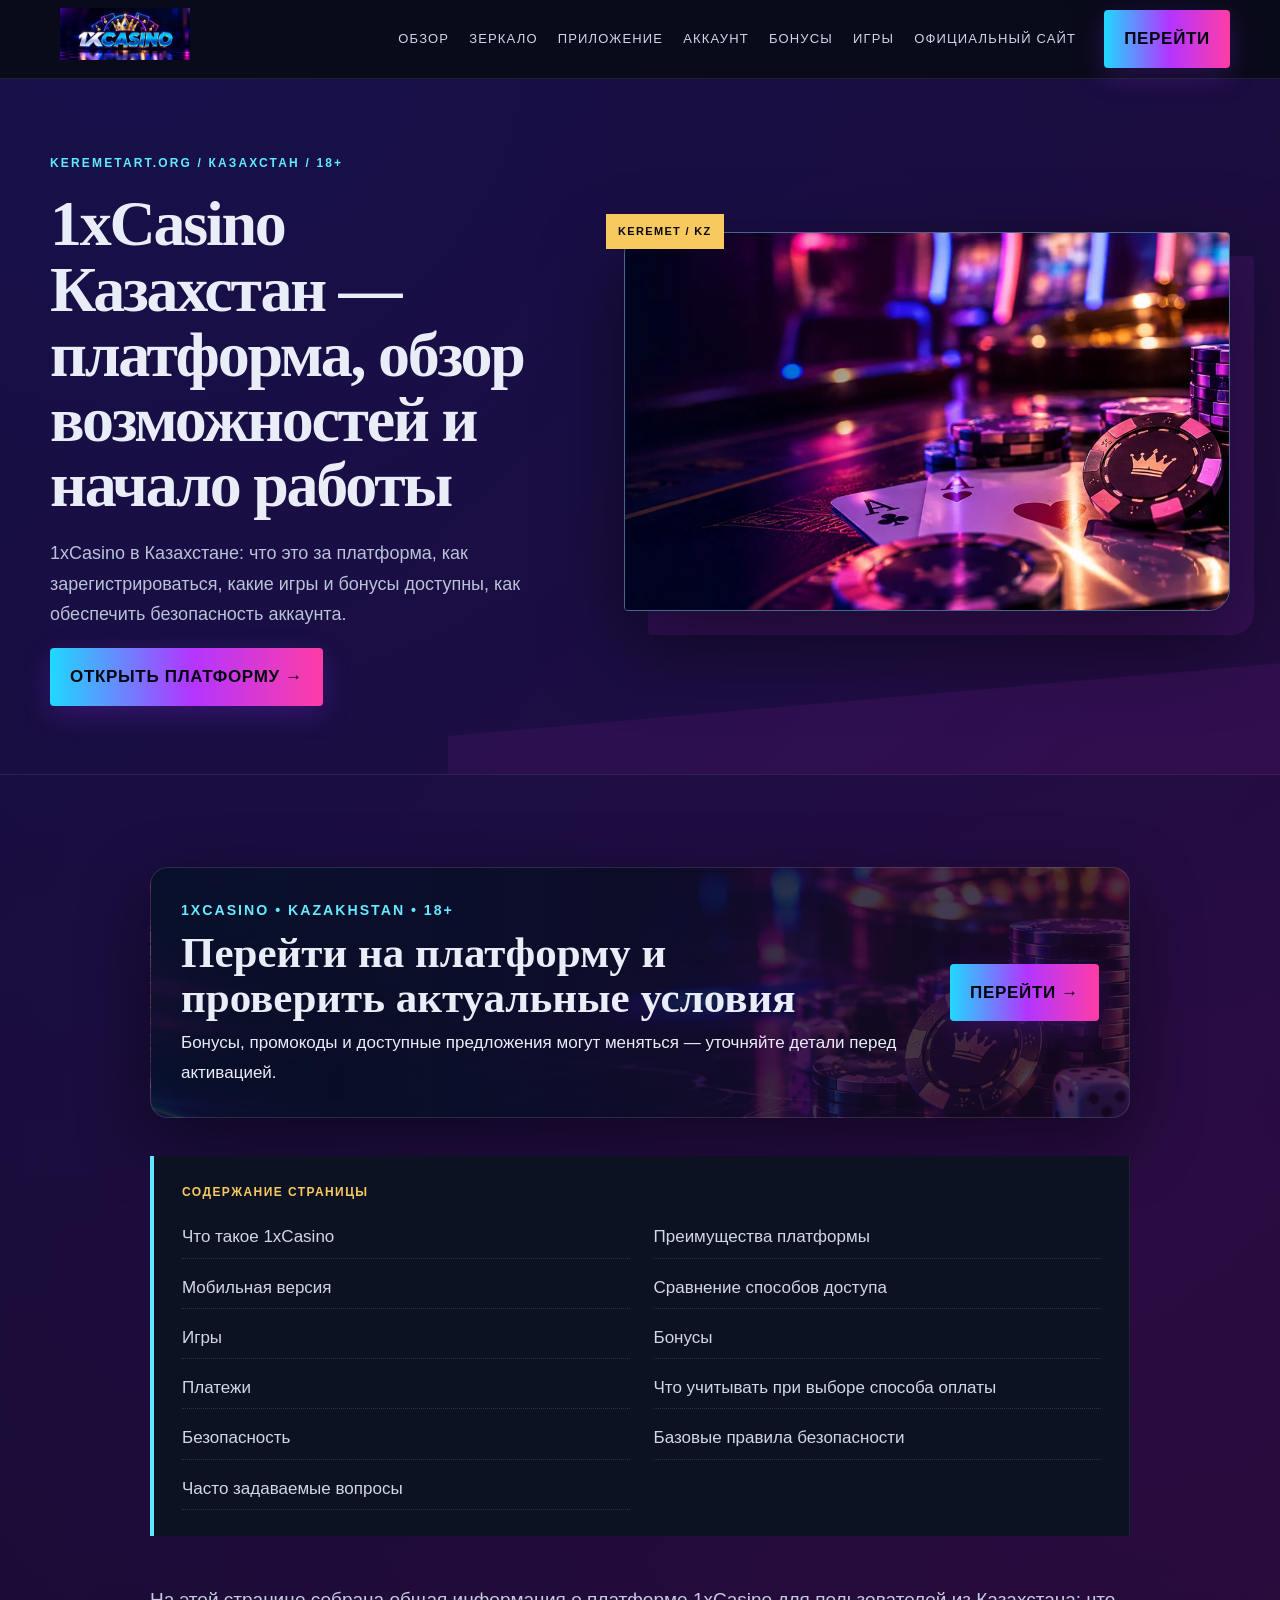
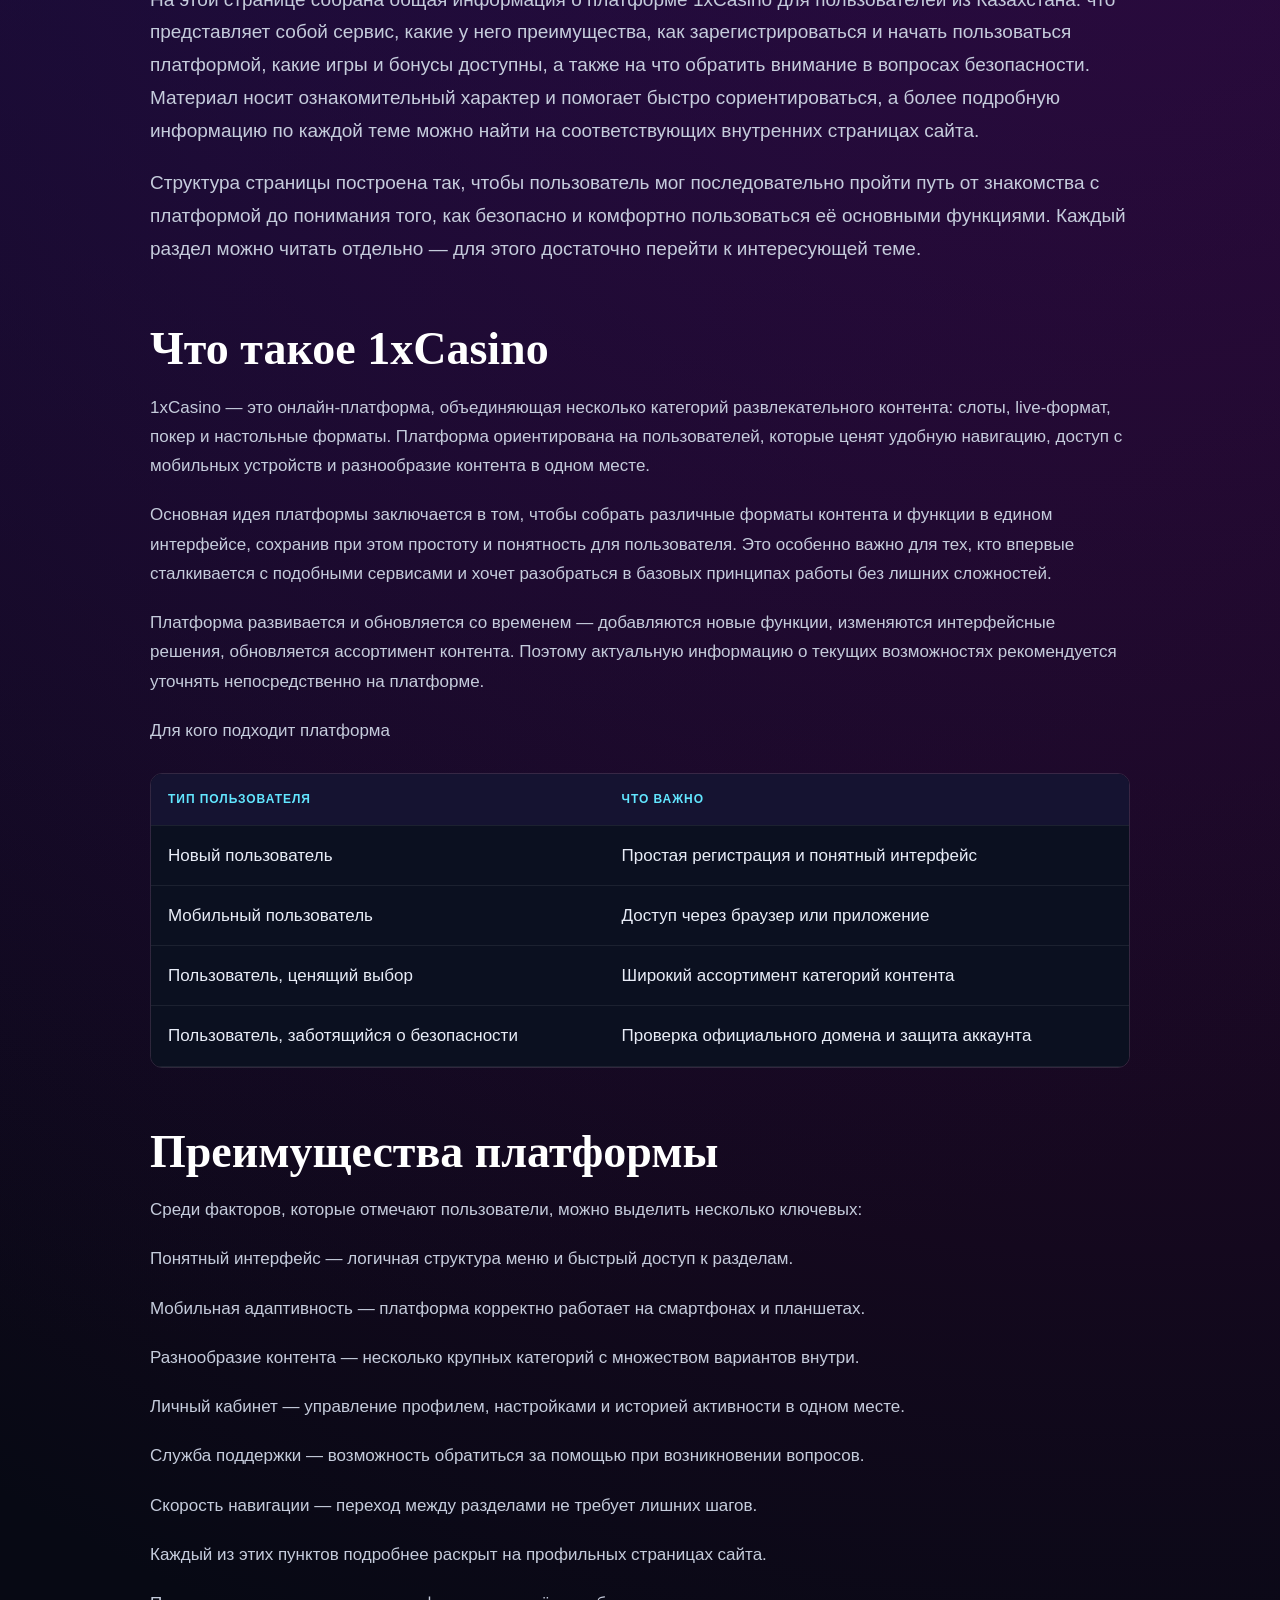
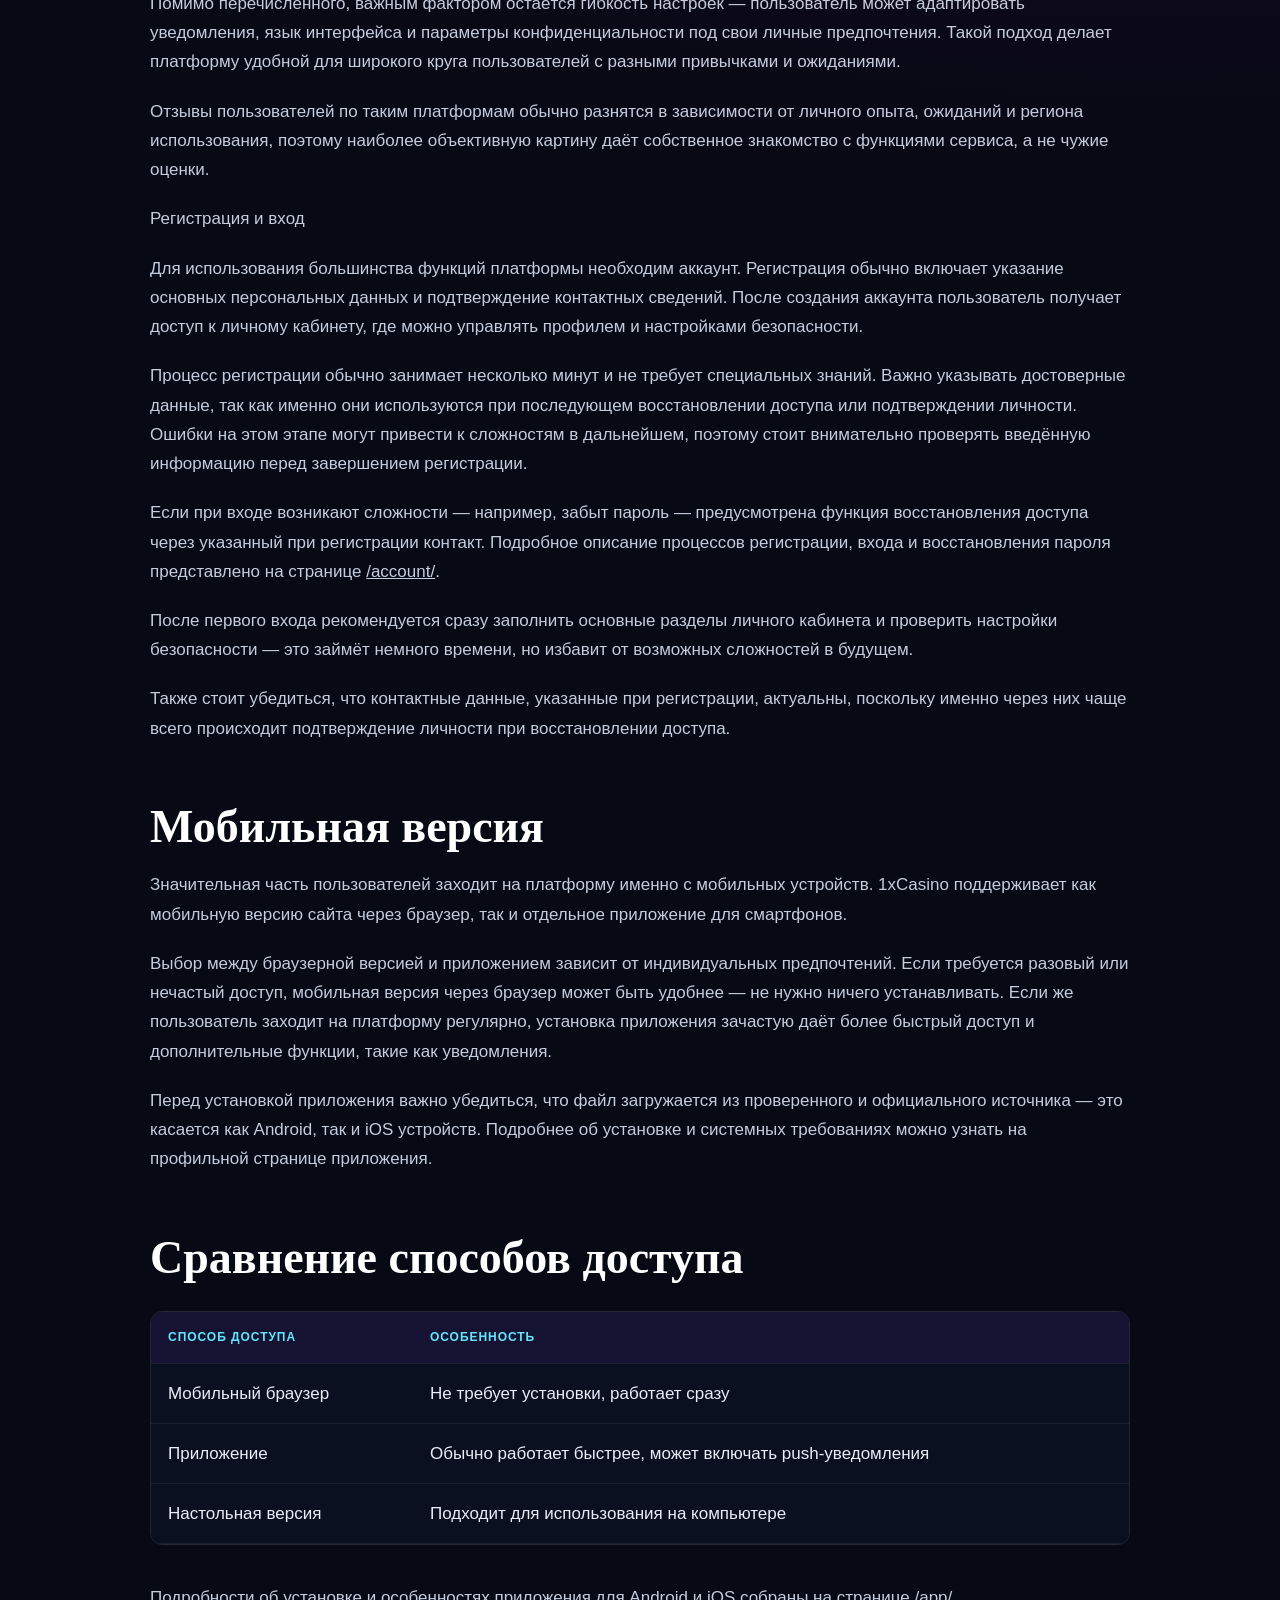
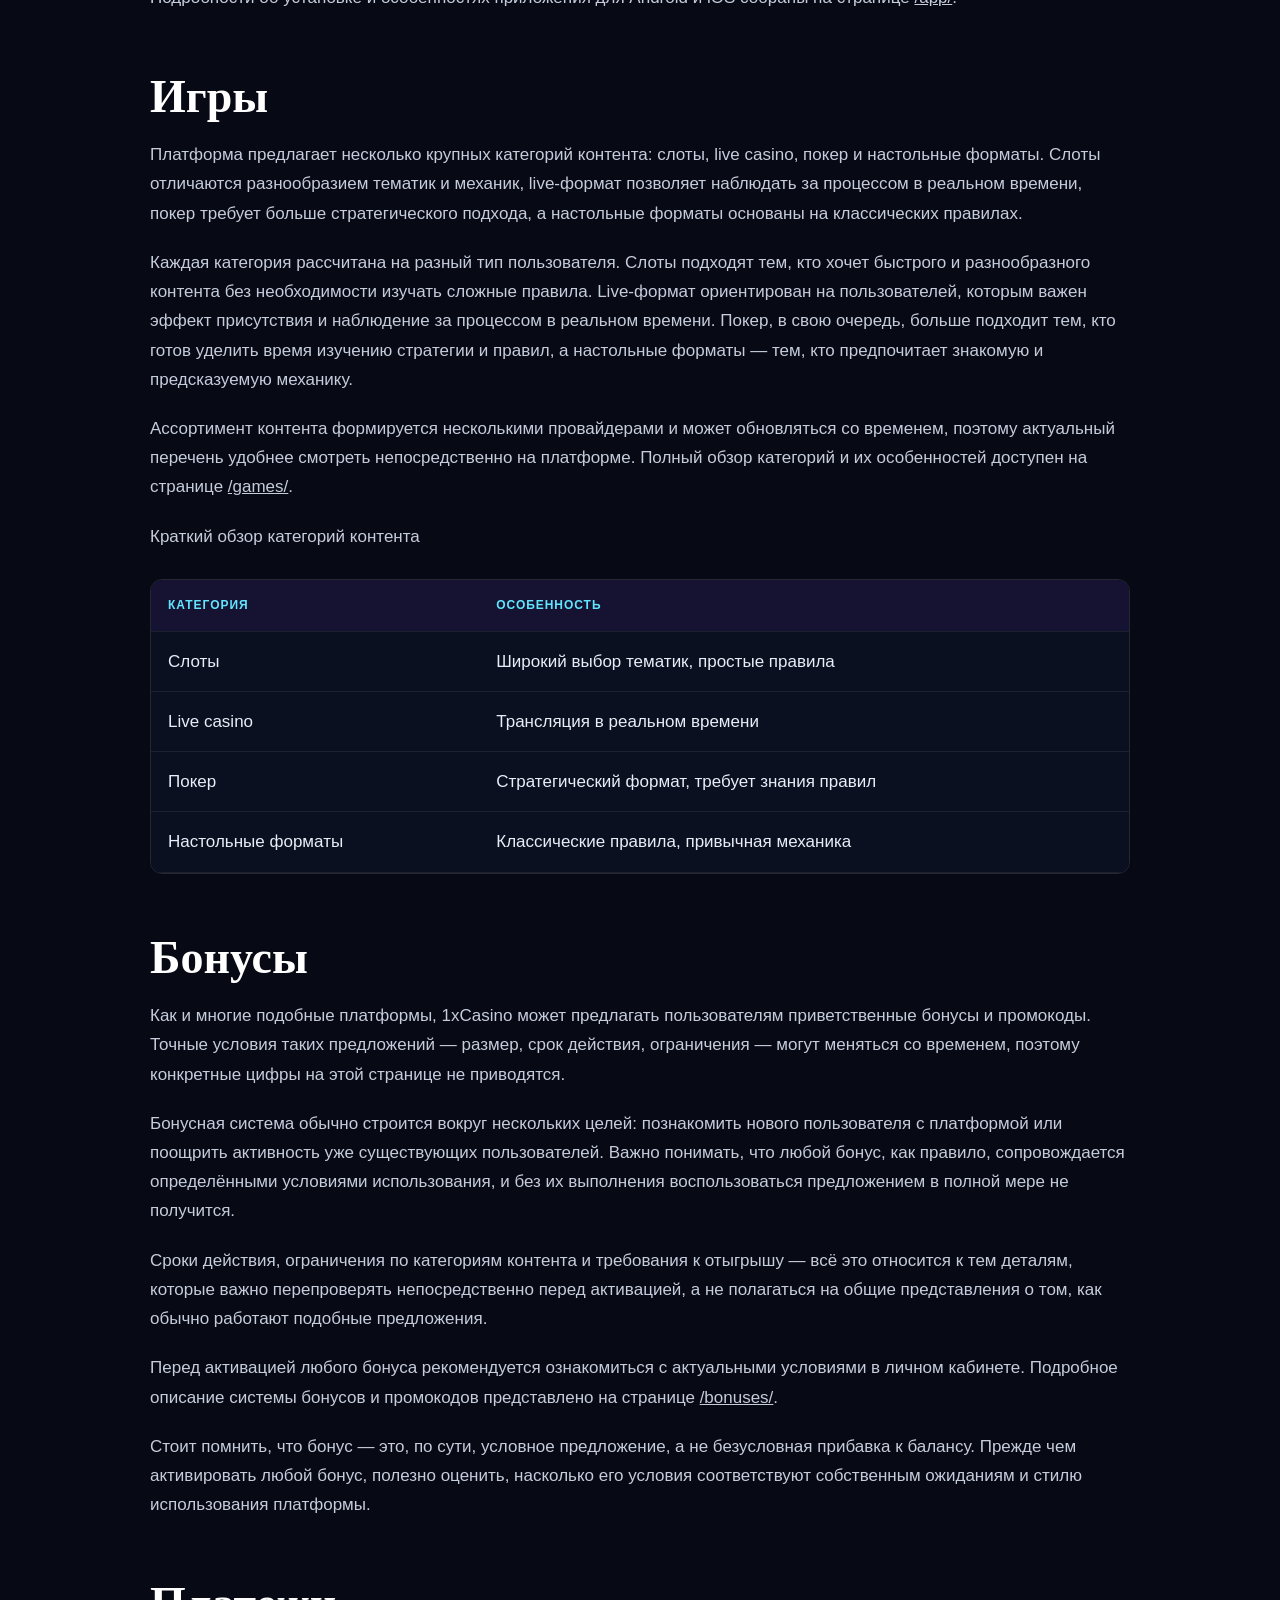
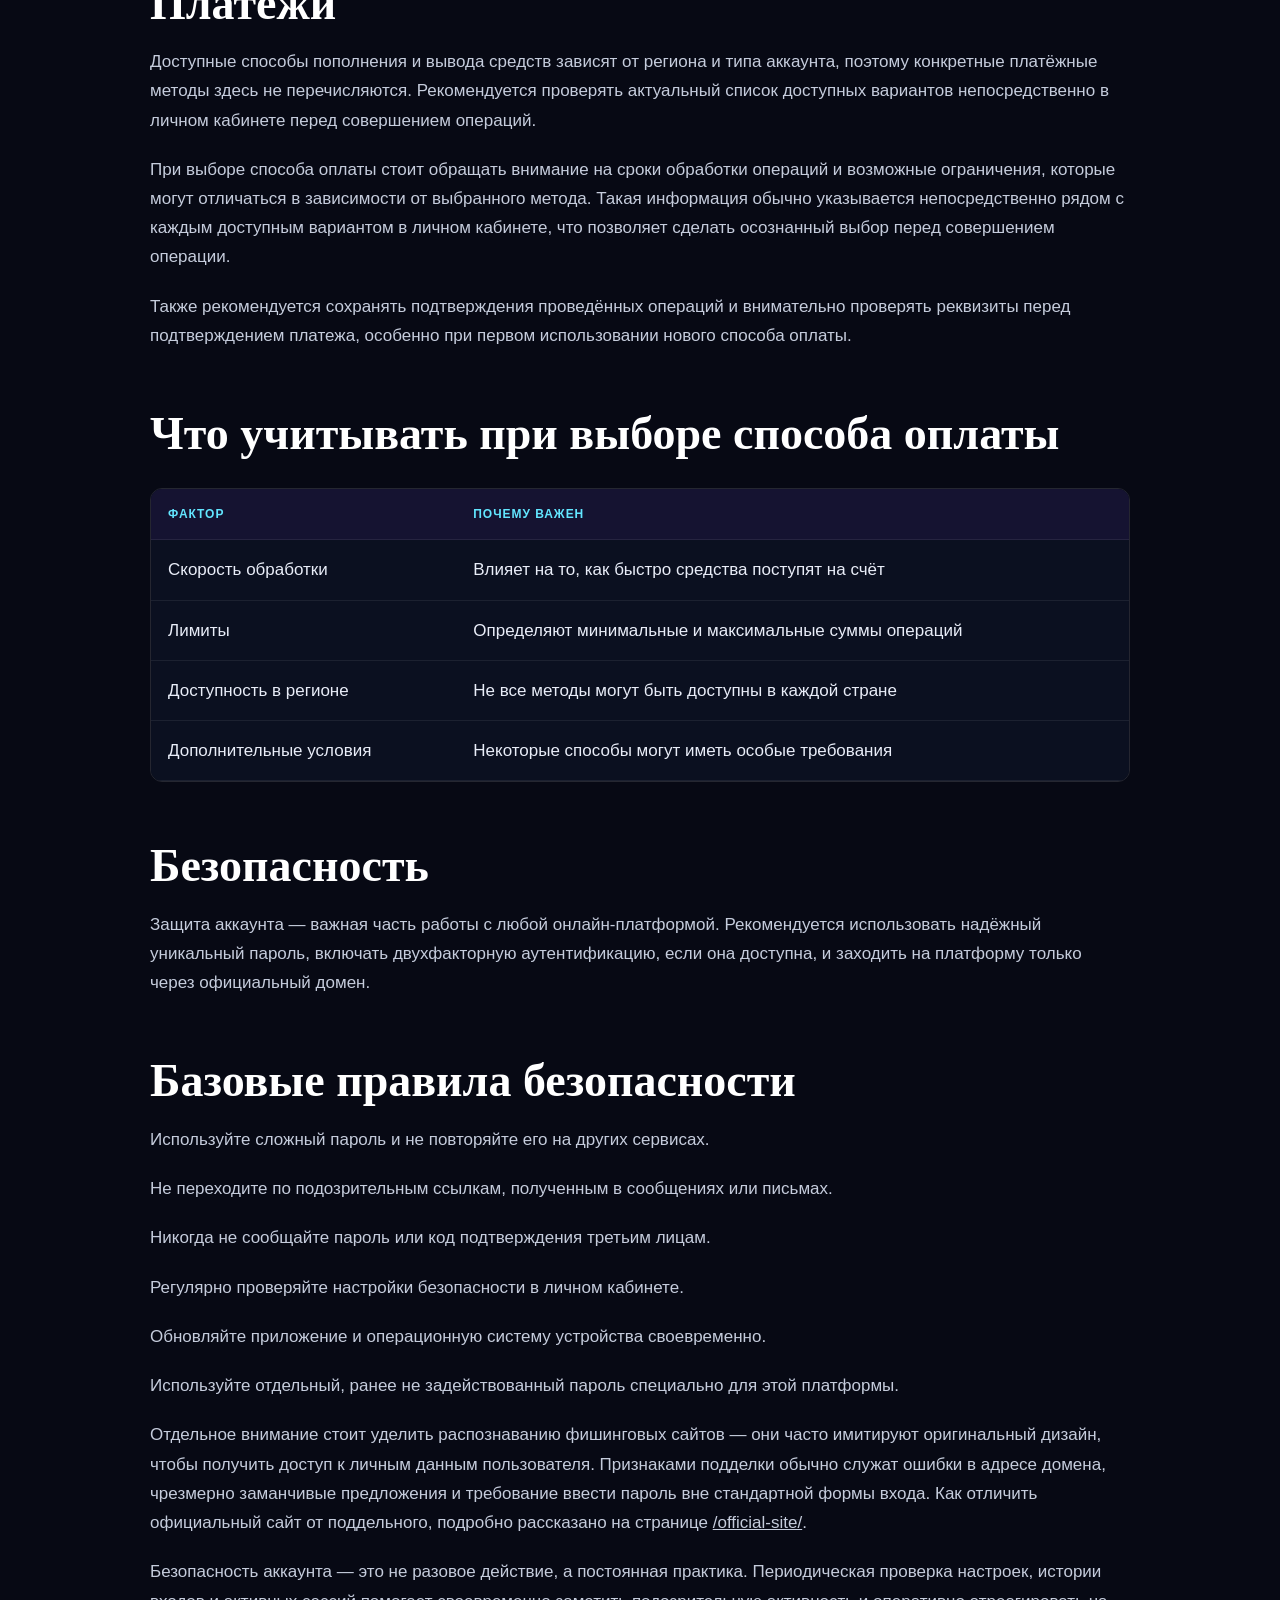
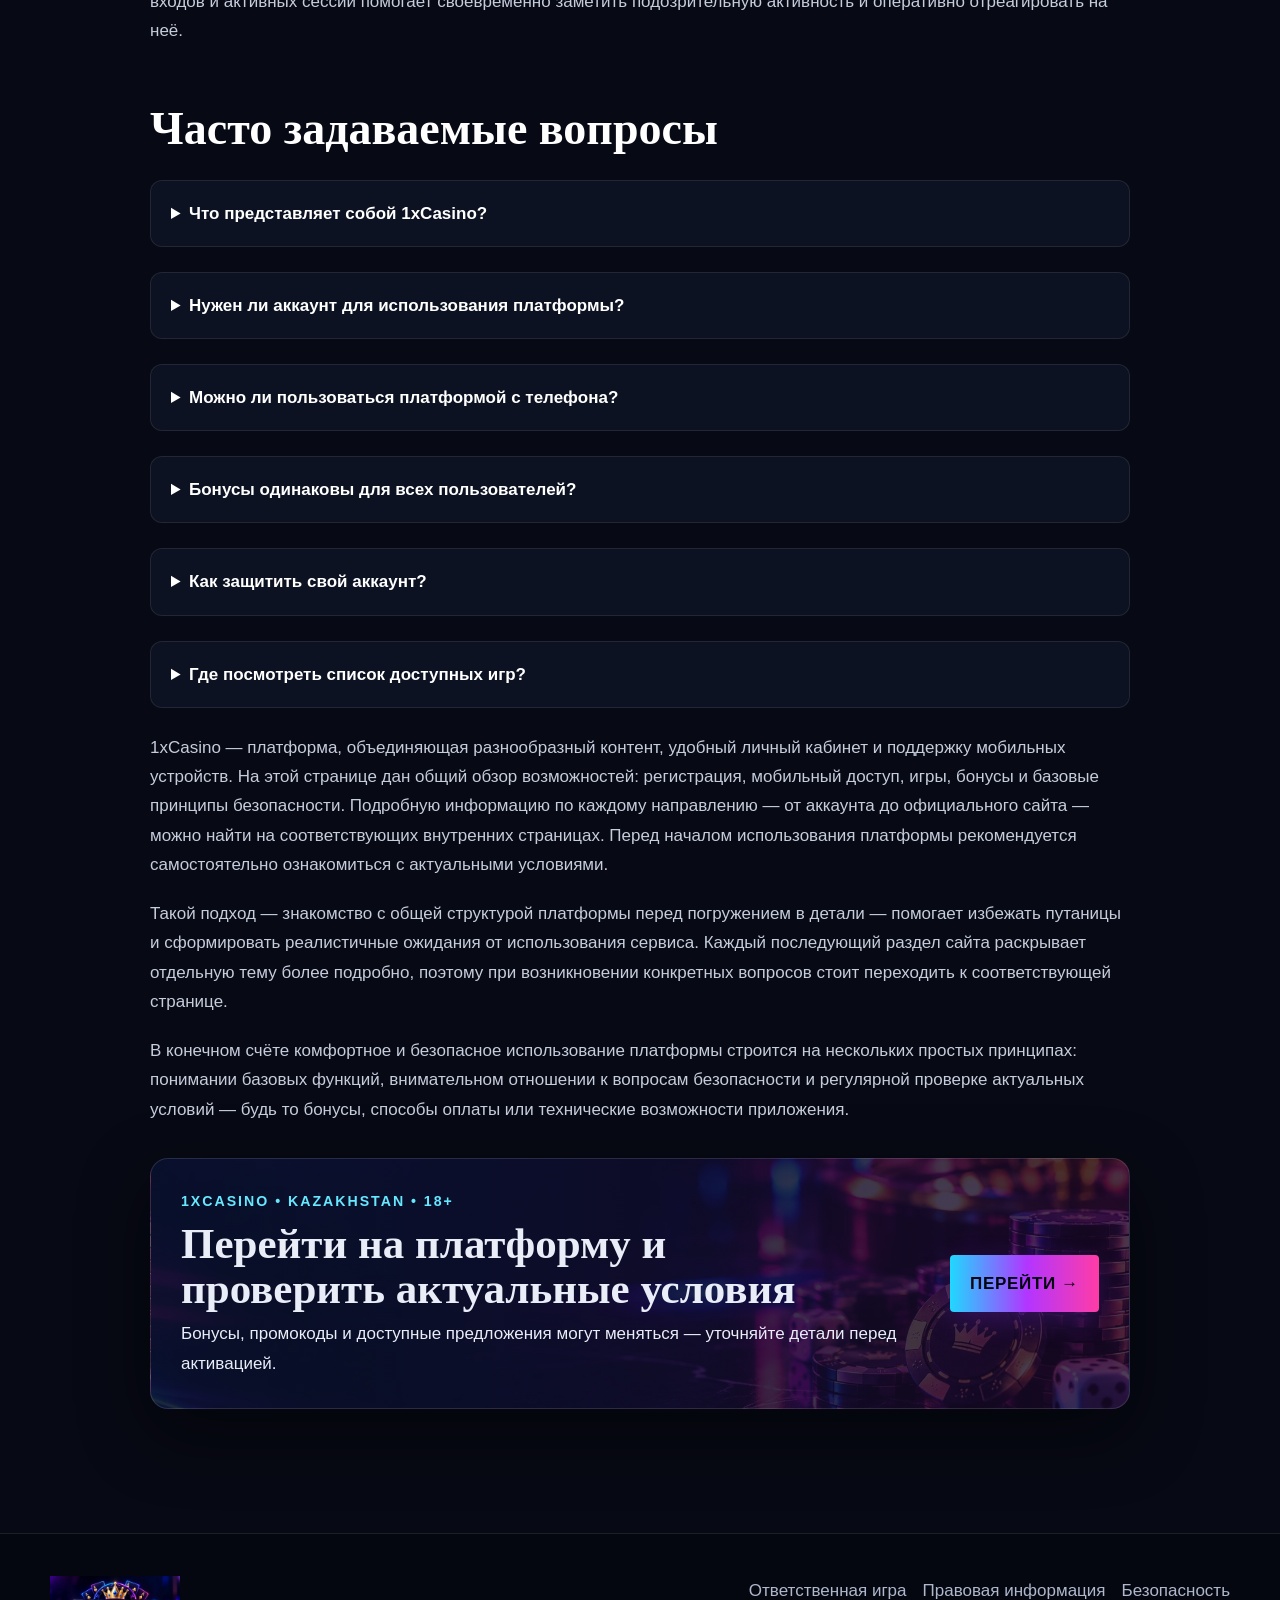
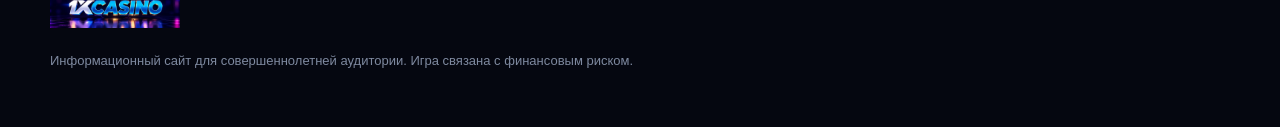
<file: index.html>
<!doctype html><html lang="ru-KZ"><head><meta charset="utf-8"><meta name="viewport" content="width=device-width,initial-scale=1"><title>1xCasino Казахстан — обзор платформы, регистрация, игры и бонусы</title><meta name="description" content="1xCasino в Казахстане: что это за платформа, как зарегистрироваться, какие игры и бонусы доступны, как обеспечить безопасность аккаунта."><link rel="canonical" href="https://keremetart.org/"><meta name="robots" content="index,follow"><meta property="og:title" content="1xCasino Казахстан — обзор платформы, регистрация, игры и бонусы"><meta property="og:description" content="1xCasino в Казахстане: что это за платформа, как зарегистрироваться, какие игры и бонусы доступны, как обеспечить безопасность аккаунта."><meta property="og:url" content="https://keremetart.org/"><meta property="og:type" content="website"><meta property="og:image" content="https://keremetart.org/assets/img/hero.webp"><meta name="twitter:card" content="summary_large_image"><meta name="google-site-verification" content="IQ1TjifK68rYl_b9Txz6n-5LlsHDukWk9YBaYmXzfK4" /><link rel="icon" href="/assets/img/favicon.webp"><link rel="stylesheet" href="/assets/css/site.css?v=1"></head><body><header class="topbar"><div class="wrap head"><a class="brand" href="/"><img src="/assets/img/logo.webp" alt="1xCasino"></a><nav class="nav"><a href="/">Обзор</a><a href="/mirror/">Зеркало</a><a href="/app/">Приложение</a><a href="/account/">Аккаунт</a><a href="/bonuses/">Бонусы</a><a href="/games/">Игры</a><a href="/official-site/">Официальный сайт</a></nav><nav class="mobile-menu"><a href="/">Обзор</a><a href="/mirror/">Зеркало</a><a href="/app/">Приложение</a><a href="/account/">Аккаунт</a><a href="/bonuses/">Бонусы</a></nav><a class="btn" href="/go/">Перейти</a></div></header><section class="hero"><div class="wrap hero-grid"><div><span class="kicker">KEREMETART.ORG / КАЗАХСТАН / 18+</span><h1>1xCasino Казахстан — платформа, обзор возможностей и начало работы</h1><p>1xCasino в Казахстане: что это за платформа, как зарегистрироваться, какие игры и бонусы доступны, как обеспечить безопасность аккаунта.</p><a class="btn" href="/go/">Открыть платформу →</a></div><div class="hero-media"><img src="/assets/img/hero.webp" alt="1xCasino Казахстан"></div></div></section><main class="main"><article class="content"><aside class="offer"><div><small>1XCASINO • KAZAKHSTAN • 18+</small><strong>Перейти на платформу и проверить актуальные условия</strong><span>Бонусы, промокоды и доступные предложения могут меняться — уточняйте детали перед активацией.</span></div><a class="btn" href="/go/">ПЕРЕЙТИ →</a></aside><nav class="toc"><b>Содержание страницы</b><div class="toc-links"><a href="#cto-takoe-1xcasino">Что такое 1xCasino</a><a href="#preimusestva-platformy">Преимущества платформы</a><a href="#mobil-naa-versia">Мобильная версия</a><a href="#sravnenie-sposobov-dostupa">Сравнение способов доступа</a><a href="#igry">Игры</a><a href="#bonusy">Бонусы</a><a href="#plateji">Платежи</a><a href="#cto-ucityvat-pri-vybore-sposoba-oplaty">Что учитывать при выборе способа оплаты</a><a href="#bezopasnost">Безопасность</a><a href="#bazovye-pravila-bezopasnosti">Базовые правила безопасности</a><a href="#casto-zadavaemye-voprosy">Часто задаваемые вопросы</a></div></nav><p class="lead">На этой странице собрана общая информация о платформе 1xCasino для пользователей из Казахстана: что представляет собой сервис, какие у него преимущества, как зарегистрироваться и начать пользоваться платформой, какие игры и бонусы доступны, а также на что обратить внимание в вопросах безопасности. Материал носит ознакомительный характер и помогает быстро сориентироваться, а более подробную информацию по каждой теме можно найти на соответствующих внутренних страницах сайта.</p><p class="lead">Структура страницы построена так, чтобы пользователь мог последовательно пройти путь от знакомства с платформой до понимания того, как безопасно и комфортно пользоваться её основными функциями. Каждый раздел можно читать отдельно — для этого достаточно перейти к интересующей теме.</p><h2 id="cto-takoe-1xcasino">Что такое 1xCasino</h2><p class="">1xCasino — это онлайн-платформа, объединяющая несколько категорий развлекательного контента: слоты, live-формат, покер и настольные форматы. Платформа ориентирована на пользователей, которые ценят удобную навигацию, доступ с мобильных устройств и разнообразие контента в одном месте.</p><p class="">Основная идея платформы заключается в том, чтобы собрать различные форматы контента и функции в едином интерфейсе, сохранив при этом простоту и понятность для пользователя. Это особенно важно для тех, кто впервые сталкивается с подобными сервисами и хочет разобраться в базовых принципах работы без лишних сложностей.</p><p class="">Платформа развивается и обновляется со временем — добавляются новые функции, изменяются интерфейсные решения, обновляется ассортимент контента. Поэтому актуальную информацию о текущих возможностях рекомендуется уточнять непосредственно на платформе.</p><p class="">Для кого подходит платформа</p><div class="table-wrap"><table><thead><tr><th>Тип пользователя</th><th>Что важно</th></tr></thead><tbody><tr><td>Новый пользователь</td><td>Простая регистрация и понятный интерфейс</td></tr><tr><td>Мобильный пользователь</td><td>Доступ через браузер или приложение</td></tr><tr><td>Пользователь, ценящий выбор</td><td>Широкий ассортимент категорий контента</td></tr><tr><td>Пользователь, заботящийся о безопасности</td><td>Проверка официального домена и защита аккаунта</td></tr></tbody></table></div><h2 id="preimusestva-platformy">Преимущества платформы</h2><p class="">Среди факторов, которые отмечают пользователи, можно выделить несколько ключевых:</p><p class="">Понятный интерфейс — логичная структура меню и быстрый доступ к разделам.</p><p class="">Мобильная адаптивность — платформа корректно работает на смартфонах и планшетах.</p><p class="">Разнообразие контента — несколько крупных категорий с множеством вариантов внутри.</p><p class="">Личный кабинет — управление профилем, настройками и историей активности в одном месте.</p><p class="">Служба поддержки — возможность обратиться за помощью при возникновении вопросов.</p><p class="">Скорость навигации — переход между разделами не требует лишних шагов.</p><p class="">Каждый из этих пунктов подробнее раскрыт на профильных страницах сайта.</p><p class="">Помимо перечисленного, важным фактором остаётся гибкость настроек — пользователь может адаптировать уведомления, язык интерфейса и параметры конфиденциальности под свои личные предпочтения. Такой подход делает платформу удобной для широкого круга пользователей с разными привычками и ожиданиями.</p><p class="">Отзывы пользователей по таким платформам обычно разнятся в зависимости от личного опыта, ожиданий и региона использования, поэтому наиболее объективную картину даёт собственное знакомство с функциями сервиса, а не чужие оценки.</p><p class="">Регистрация и вход</p><p class="">Для использования большинства функций платформы необходим аккаунт. Регистрация обычно включает указание основных персональных данных и подтверждение контактных сведений. После создания аккаунта пользователь получает доступ к личному кабинету, где можно управлять профилем и настройками безопасности.</p><p class="">Процесс регистрации обычно занимает несколько минут и не требует специальных знаний. Важно указывать достоверные данные, так как именно они используются при последующем восстановлении доступа или подтверждении личности. Ошибки на этом этапе могут привести к сложностям в дальнейшем, поэтому стоит внимательно проверять введённую информацию перед завершением регистрации.</p><p class="">Если при входе возникают сложности — например, забыт пароль — предусмотрена функция восстановления доступа через указанный при регистрации контакт. Подробное описание процессов регистрации, входа и восстановления пароля представлено на странице <a href="/account/">/account/</a>.</p><p class="">После первого входа рекомендуется сразу заполнить основные разделы личного кабинета и проверить настройки безопасности — это займёт немного времени, но избавит от возможных сложностей в будущем.</p><p class="">Также стоит убедиться, что контактные данные, указанные при регистрации, актуальны, поскольку именно через них чаще всего происходит подтверждение личности при восстановлении доступа.</p><h2 id="mobil-naa-versia">Мобильная версия</h2><p class="">Значительная часть пользователей заходит на платформу именно с мобильных устройств. 1xCasino поддерживает как мобильную версию сайта через браузер, так и отдельное приложение для смартфонов.</p><p class="">Выбор между браузерной версией и приложением зависит от индивидуальных предпочтений. Если требуется разовый или нечастый доступ, мобильная версия через браузер может быть удобнее — не нужно ничего устанавливать. Если же пользователь заходит на платформу регулярно, установка приложения зачастую даёт более быстрый доступ и дополнительные функции, такие как уведомления.</p><p class="">Перед установкой приложения важно убедиться, что файл загружается из проверенного и официального источника — это касается как Android, так и iOS устройств. Подробнее об установке и системных требованиях можно узнать на профильной странице приложения.</p><h2 id="sravnenie-sposobov-dostupa">Сравнение способов доступа</h2><div class="table-wrap"><table><thead><tr><th>Способ доступа</th><th>Особенность</th></tr></thead><tbody><tr><td>Мобильный браузер</td><td>Не требует установки, работает сразу</td></tr><tr><td>Приложение</td><td>Обычно работает быстрее, может включать push-уведомления</td></tr><tr><td>Настольная версия</td><td>Подходит для использования на компьютере</td></tr></tbody></table></div><p class="">Подробности об установке и особенностях приложения для Android и iOS собраны на странице <a href="/app/">/app/</a>.</p><h2 id="igry">Игры</h2><p class="">Платформа предлагает несколько крупных категорий контента: слоты, live casino, покер и настольные форматы. Слоты отличаются разнообразием тематик и механик, live-формат позволяет наблюдать за процессом в реальном времени, покер требует больше стратегического подхода, а настольные форматы основаны на классических правилах.</p><p class="">Каждая категория рассчитана на разный тип пользователя. Слоты подходят тем, кто хочет быстрого и разнообразного контента без необходимости изучать сложные правила. Live-формат ориентирован на пользователей, которым важен эффект присутствия и наблюдение за процессом в реальном времени. Покер, в свою очередь, больше подходит тем, кто готов уделить время изучению стратегии и правил, а настольные форматы — тем, кто предпочитает знакомую и предсказуемую механику.</p><p class="">Ассортимент контента формируется несколькими провайдерами и может обновляться со временем, поэтому актуальный перечень удобнее смотреть непосредственно на платформе. Полный обзор категорий и их особенностей доступен на странице <a href="/games/">/games/</a>.</p><p class="">Краткий обзор категорий контента</p><div class="table-wrap"><table><thead><tr><th>Категория</th><th>Особенность</th></tr></thead><tbody><tr><td>Слоты</td><td>Широкий выбор тематик, простые правила</td></tr><tr><td>Live casino</td><td>Трансляция в реальном времени</td></tr><tr><td>Покер</td><td>Стратегический формат, требует знания правил</td></tr><tr><td>Настольные форматы</td><td>Классические правила, привычная механика</td></tr></tbody></table></div><h2 id="bonusy">Бонусы</h2><p class="">Как и многие подобные платформы, 1xCasino может предлагать пользователям приветственные бонусы и промокоды. Точные условия таких предложений — размер, срок действия, ограничения — могут меняться со временем, поэтому конкретные цифры на этой странице не приводятся.</p><p class="">Бонусная система обычно строится вокруг нескольких целей: познакомить нового пользователя с платформой или поощрить активность уже существующих пользователей. Важно понимать, что любой бонус, как правило, сопровождается определёнными условиями использования, и без их выполнения воспользоваться предложением в полной мере не получится.</p><p class="">Сроки действия, ограничения по категориям контента и требования к отыгрышу — всё это относится к тем деталям, которые важно перепроверять непосредственно перед активацией, а не полагаться на общие представления о том, как обычно работают подобные предложения.</p><p class="">Перед активацией любого бонуса рекомендуется ознакомиться с актуальными условиями в личном кабинете. Подробное описание системы бонусов и промокодов представлено на странице <a href="/bonuses/">/bonuses/</a>.</p><p class="">Стоит помнить, что бонус — это, по сути, условное предложение, а не безусловная прибавка к балансу. Прежде чем активировать любой бонус, полезно оценить, насколько его условия соответствуют собственным ожиданиям и стилю использования платформы.</p><h2 id="plateji">Платежи</h2><p class="">Доступные способы пополнения и вывода средств зависят от региона и типа аккаунта, поэтому конкретные платёжные методы здесь не перечисляются. Рекомендуется проверять актуальный список доступных вариантов непосредственно в личном кабинете перед совершением операций.</p><p class="">При выборе способа оплаты стоит обращать внимание на сроки обработки операций и возможные ограничения, которые могут отличаться в зависимости от выбранного метода. Такая информация обычно указывается непосредственно рядом с каждым доступным вариантом в личном кабинете, что позволяет сделать осознанный выбор перед совершением операции.</p><p class="">Также рекомендуется сохранять подтверждения проведённых операций и внимательно проверять реквизиты перед подтверждением платежа, особенно при первом использовании нового способа оплаты.</p><h2 id="cto-ucityvat-pri-vybore-sposoba-oplaty">Что учитывать при выборе способа оплаты</h2><div class="table-wrap"><table><thead><tr><th>Фактор</th><th>Почему важен</th></tr></thead><tbody><tr><td>Скорость обработки</td><td>Влияет на то, как быстро средства поступят на счёт</td></tr><tr><td>Лимиты</td><td>Определяют минимальные и максимальные суммы операций</td></tr><tr><td>Доступность в регионе</td><td>Не все методы могут быть доступны в каждой стране</td></tr><tr><td>Дополнительные условия</td><td>Некоторые способы могут иметь особые требования</td></tr></tbody></table></div><h2 id="bezopasnost">Безопасность</h2><p class="">Защита аккаунта — важная часть работы с любой онлайн-платформой. Рекомендуется использовать надёжный уникальный пароль, включать двухфакторную аутентификацию, если она доступна, и заходить на платформу только через официальный домен.</p><h2 id="bazovye-pravila-bezopasnosti">Базовые правила безопасности</h2><p class="">Используйте сложный пароль и не повторяйте его на других сервисах.</p><p class="">Не переходите по подозрительным ссылкам, полученным в сообщениях или письмах.</p><p class="">Никогда не сообщайте пароль или код подтверждения третьим лицам.</p><p class="">Регулярно проверяйте настройки безопасности в личном кабинете.</p><p class="">Обновляйте приложение и операционную систему устройства своевременно.</p><p class="">Используйте отдельный, ранее не задействованный пароль специально для этой платформы.</p><p class="">Отдельное внимание стоит уделить распознаванию фишинговых сайтов — они часто имитируют оригинальный дизайн, чтобы получить доступ к личным данным пользователя. Признаками подделки обычно служат ошибки в адресе домена, чрезмерно заманчивые предложения и требование ввести пароль вне стандартной формы входа. Как отличить официальный сайт от поддельного, подробно рассказано на странице <a href="/official-site/">/official-site/</a>.</p><p class="">Безопасность аккаунта — это не разовое действие, а постоянная практика. Периодическая проверка настроек, истории входов и активных сессий помогает своевременно заметить подозрительную активность и оперативно отреагировать на неё.</p><h2 id="casto-zadavaemye-voprosy">Часто задаваемые вопросы</h2><div class="faq"><details><summary>Что представляет собой 1xCasino?</summary><p>Это онлайн-платформа с несколькими категориями развлекательного контента, личным кабинетом и мобильной версией.</p></details></div><div class="faq"><details><summary>Нужен ли аккаунт для использования платформы?</summary><p>Да, для доступа к большинству функций требуется регистрация и создание личного кабинета.</p></details></div><div class="faq"><details><summary>Можно ли пользоваться платформой с телефона?</summary><p>Да, доступны как мобильная версия через браузер, так и отдельное приложение.</p></details></div><div class="faq"><details><summary>Бонусы одинаковы для всех пользователей?</summary><p>Нет, условия бонусов могут отличаться и меняться со временем, актуальную информацию стоит проверять в личном кабинете.</p></details></div><div class="faq"><details><summary>Как защитить свой аккаунт?</summary><p>С помощью надёжного пароля, двухфакторной аутентификации (если доступна) и входа только через официальный домен.</p></details></div><div class="faq"><details><summary>Где посмотреть список доступных игр?</summary><p>Актуальный перечень категорий и провайдеров представлен на странице с играми.</p></details></div><p class="">1xCasino — платформа, объединяющая разнообразный контент, удобный личный кабинет и поддержку мобильных устройств. На этой странице дан общий обзор возможностей: регистрация, мобильный доступ, игры, бонусы и базовые принципы безопасности. Подробную информацию по каждому направлению — от аккаунта до официального сайта — можно найти на соответствующих внутренних страницах. Перед началом использования платформы рекомендуется самостоятельно ознакомиться с актуальными условиями.</p><p class="">Такой подход — знакомство с общей структурой платформы перед погружением в детали — помогает избежать путаницы и сформировать реалистичные ожидания от использования сервиса. Каждый последующий раздел сайта раскрывает отдельную тему более подробно, поэтому при возникновении конкретных вопросов стоит переходить к соответствующей странице.</p><p class="">В конечном счёте комфортное и безопасное использование платформы строится на нескольких простых принципах: понимании базовых функций, внимательном отношении к вопросам безопасности и регулярной проверке актуальных условий — будь то бонусы, способы оплаты или технические возможности приложения.</p><aside class="offer"><div><small>1XCASINO • KAZAKHSTAN • 18+</small><strong>Перейти на платформу и проверить актуальные условия</strong><span>Бонусы, промокоды и доступные предложения могут меняться — уточняйте детали перед активацией.</span></div><a class="btn" href="/go/">ПЕРЕЙТИ →</a></aside></article></main><footer class="footer"><div class="wrap foot"><div><img src="/assets/img/logo.webp" alt="1xCasino" style="width:130px"><p class="muted">Информационный сайт для совершеннолетней аудитории. Игра связана с финансовым риском.</p></div><div class="foot-links"><a href="/responsible-gaming/">Ответственная игра</a><a href="/legal/">Правовая информация</a><a href="/official-site/">Безопасность</a></div></div></footer><script src="/assets/js/site.js"></script></body></html>
</file>
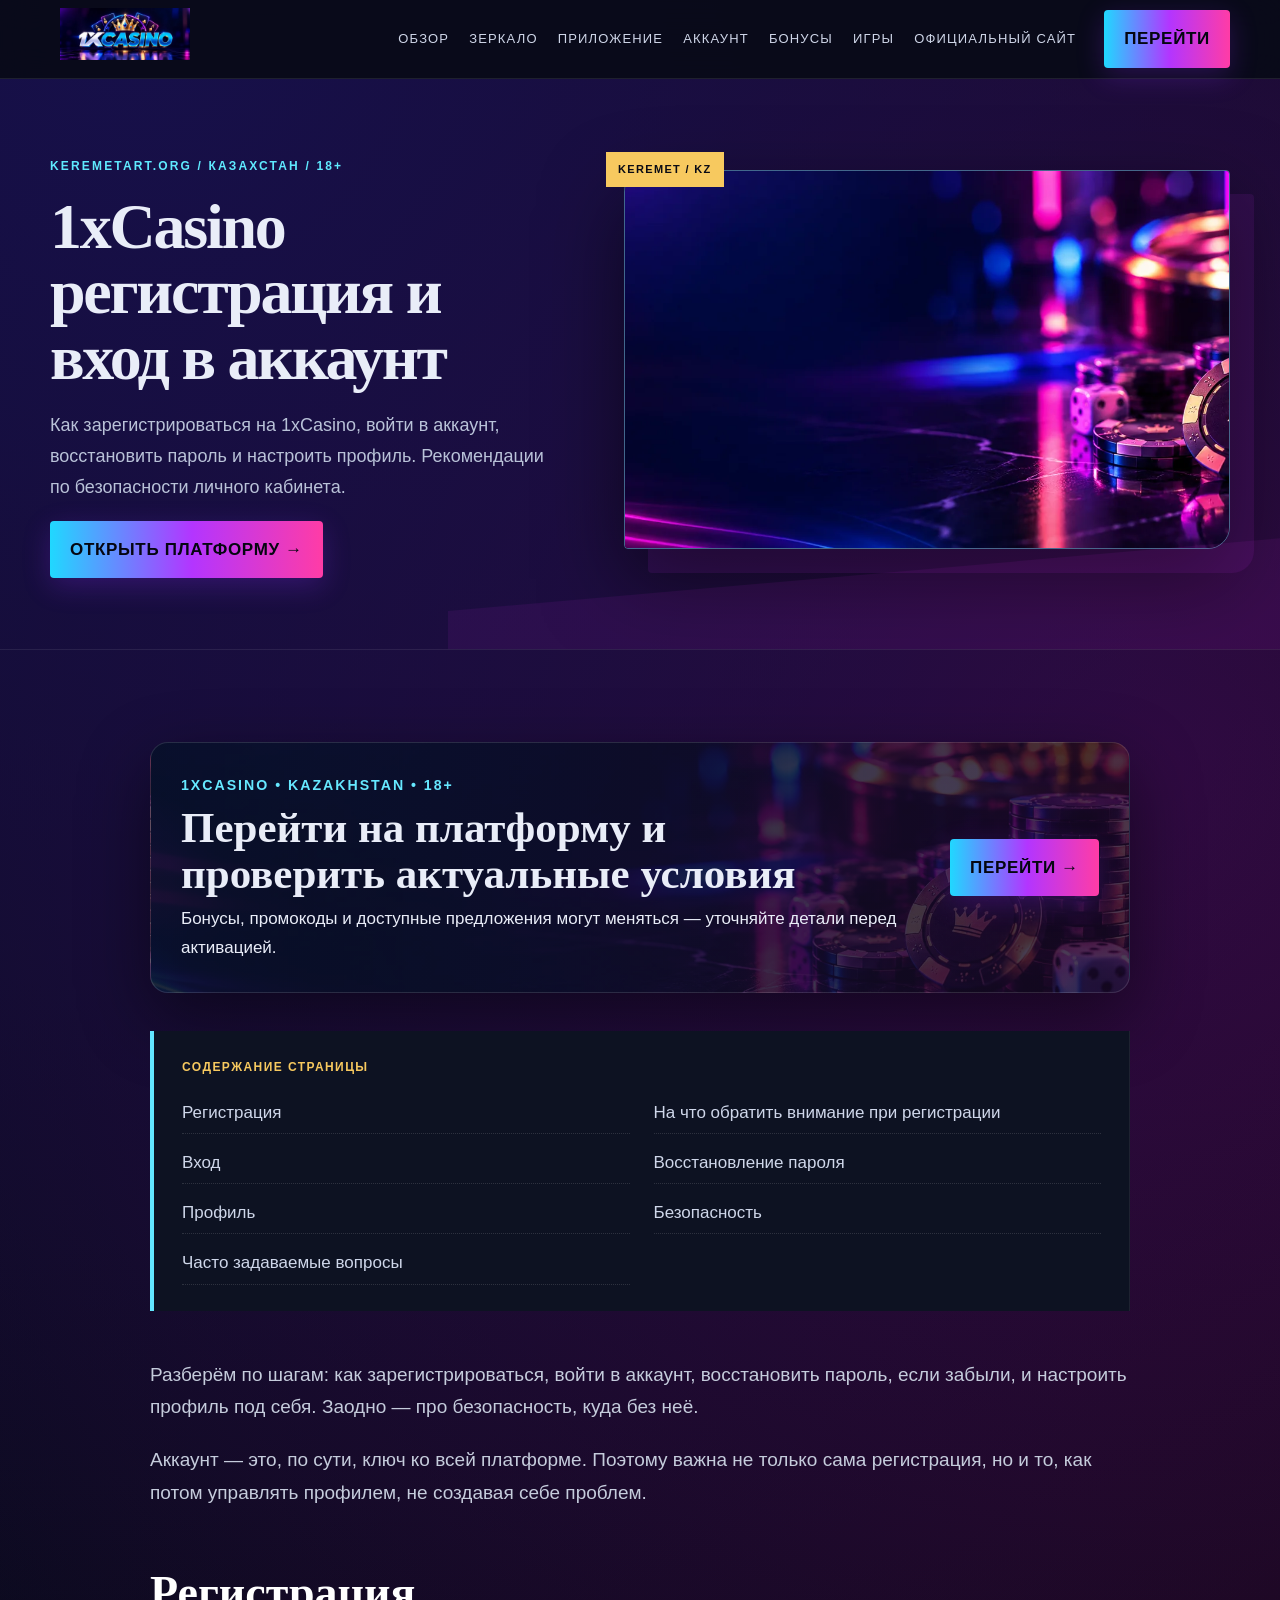
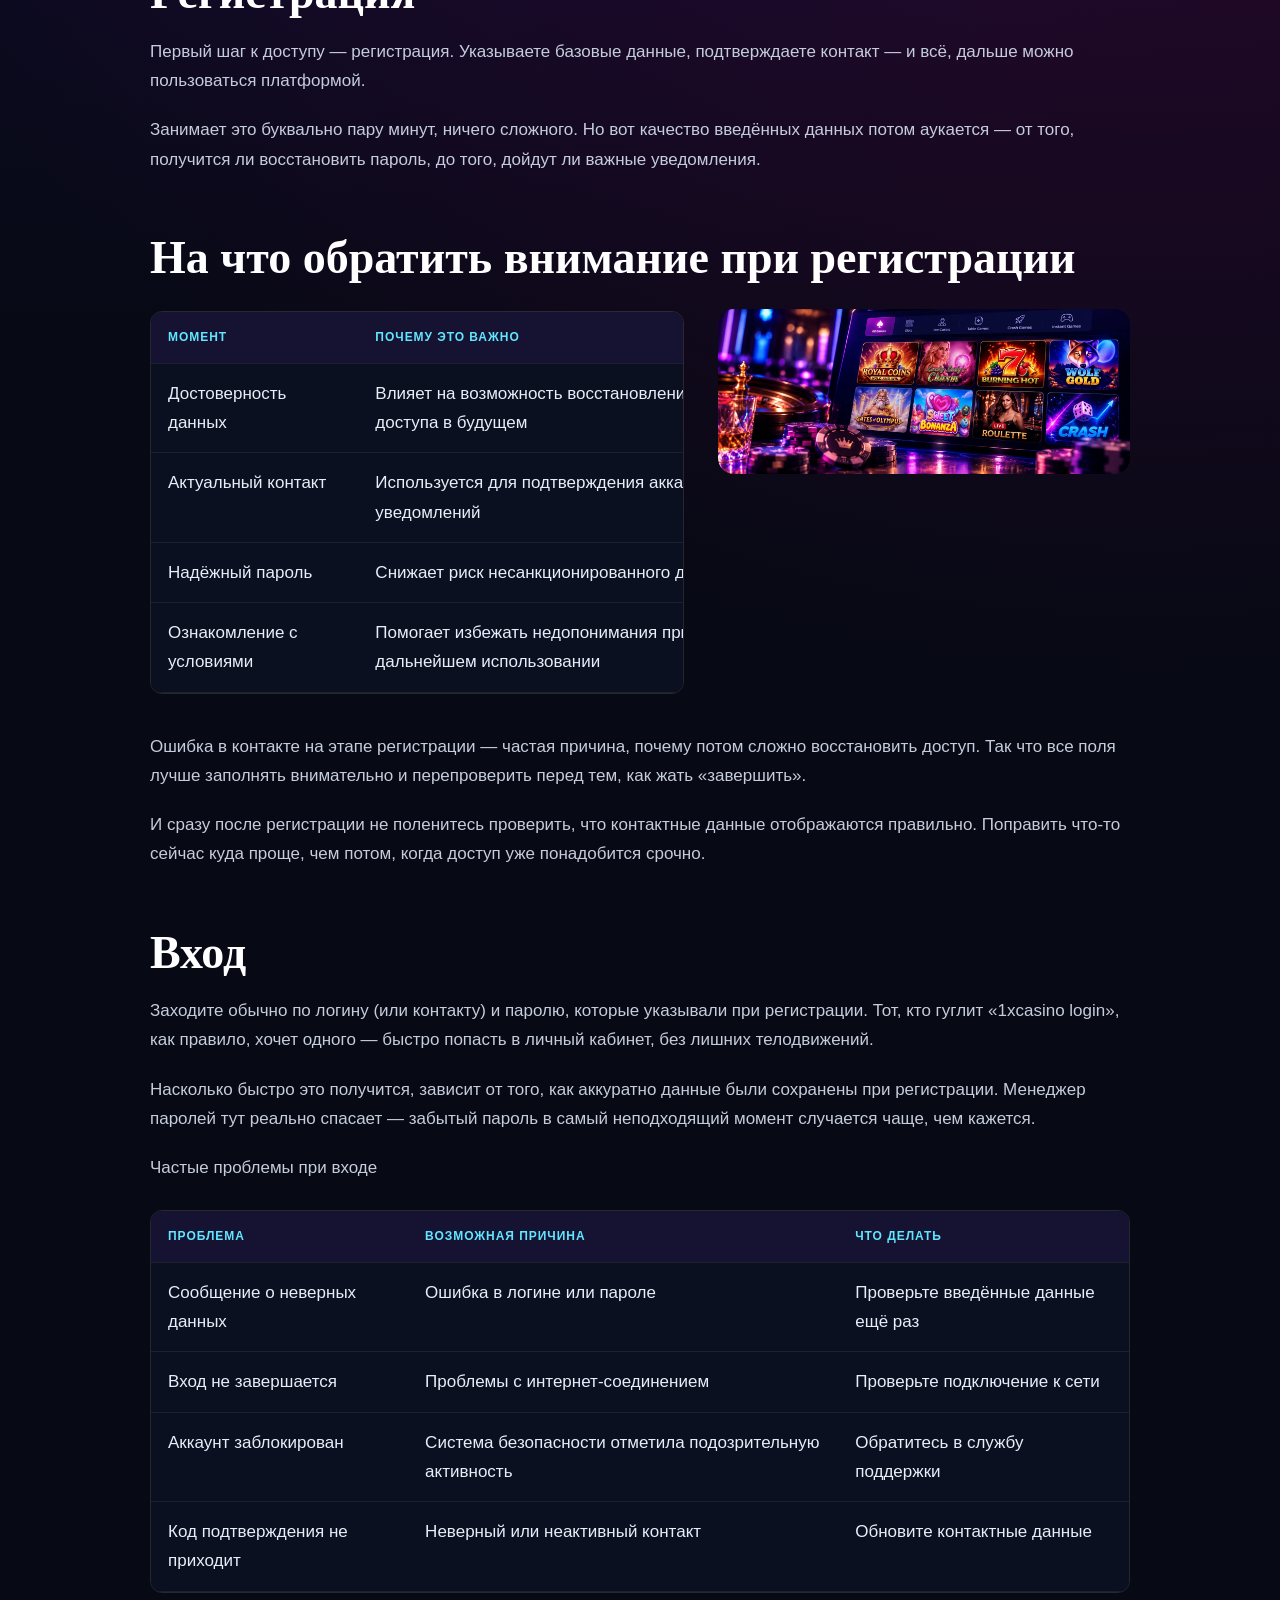
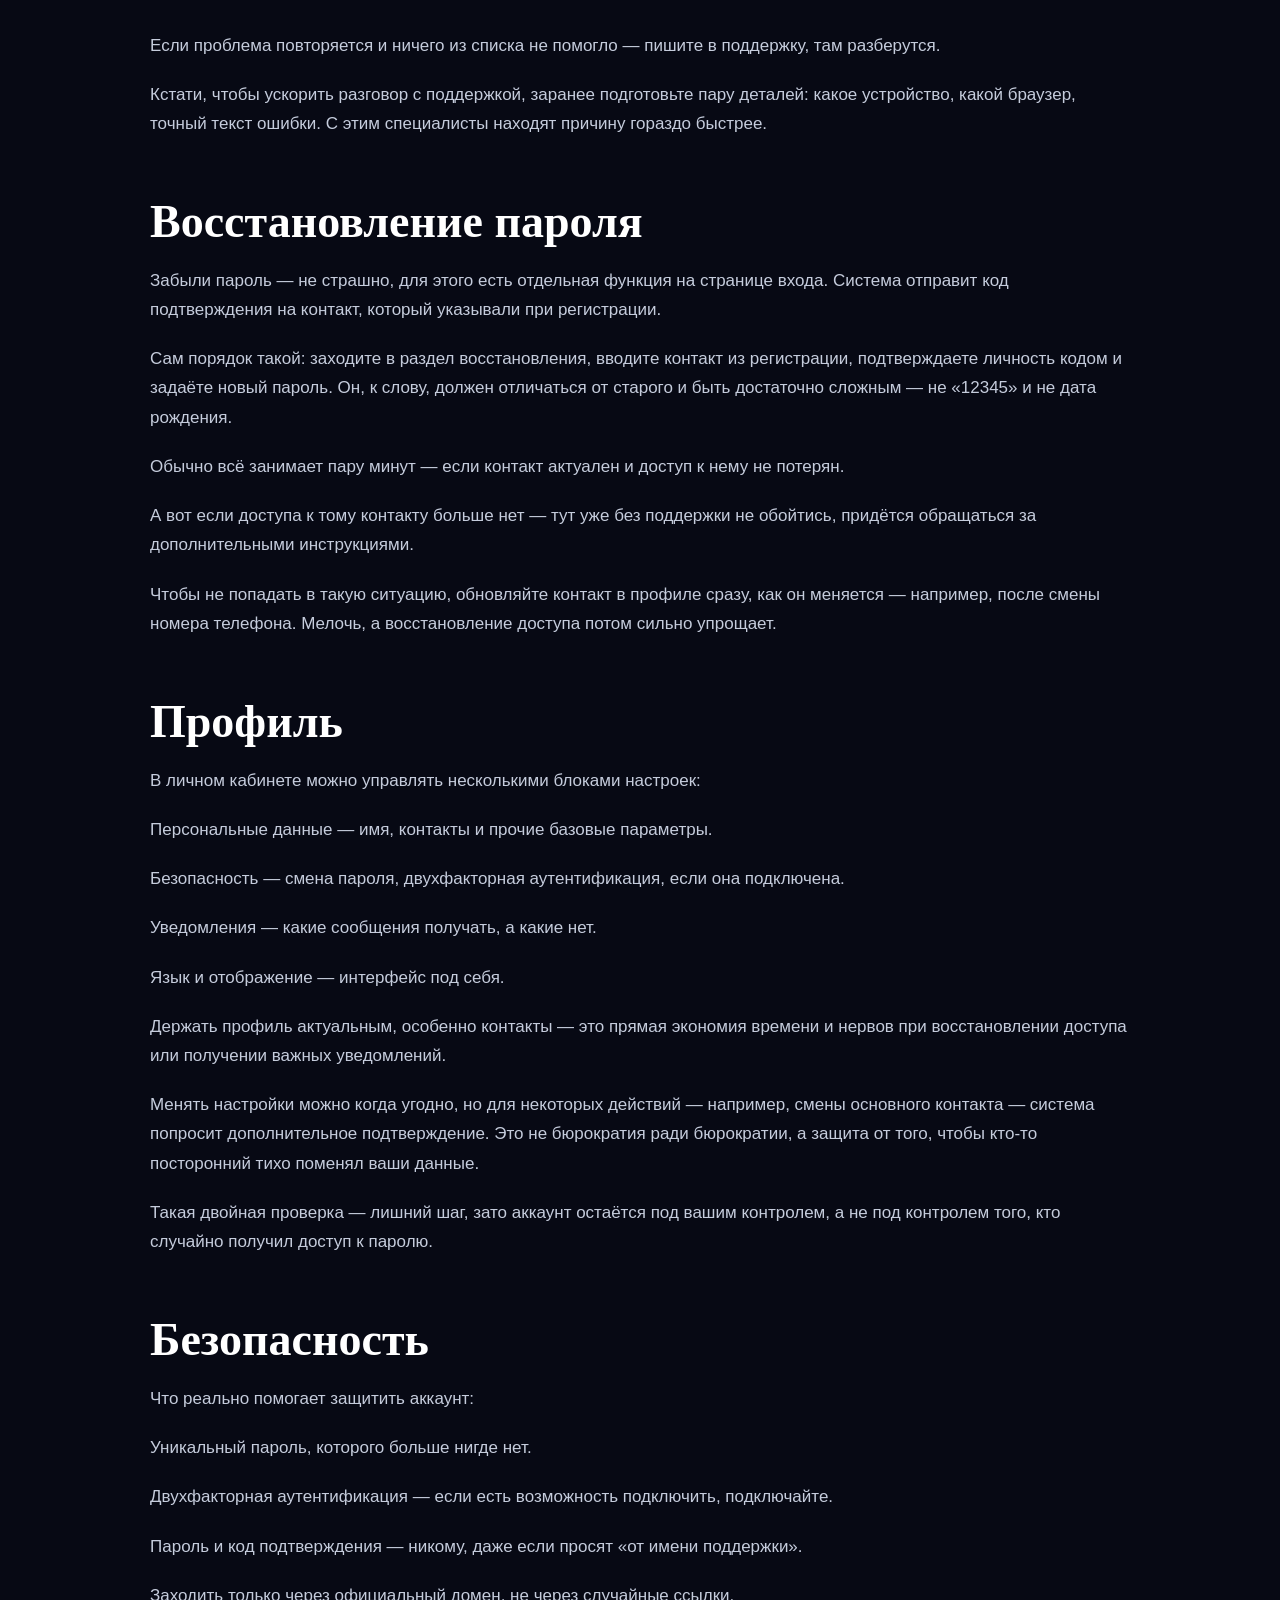
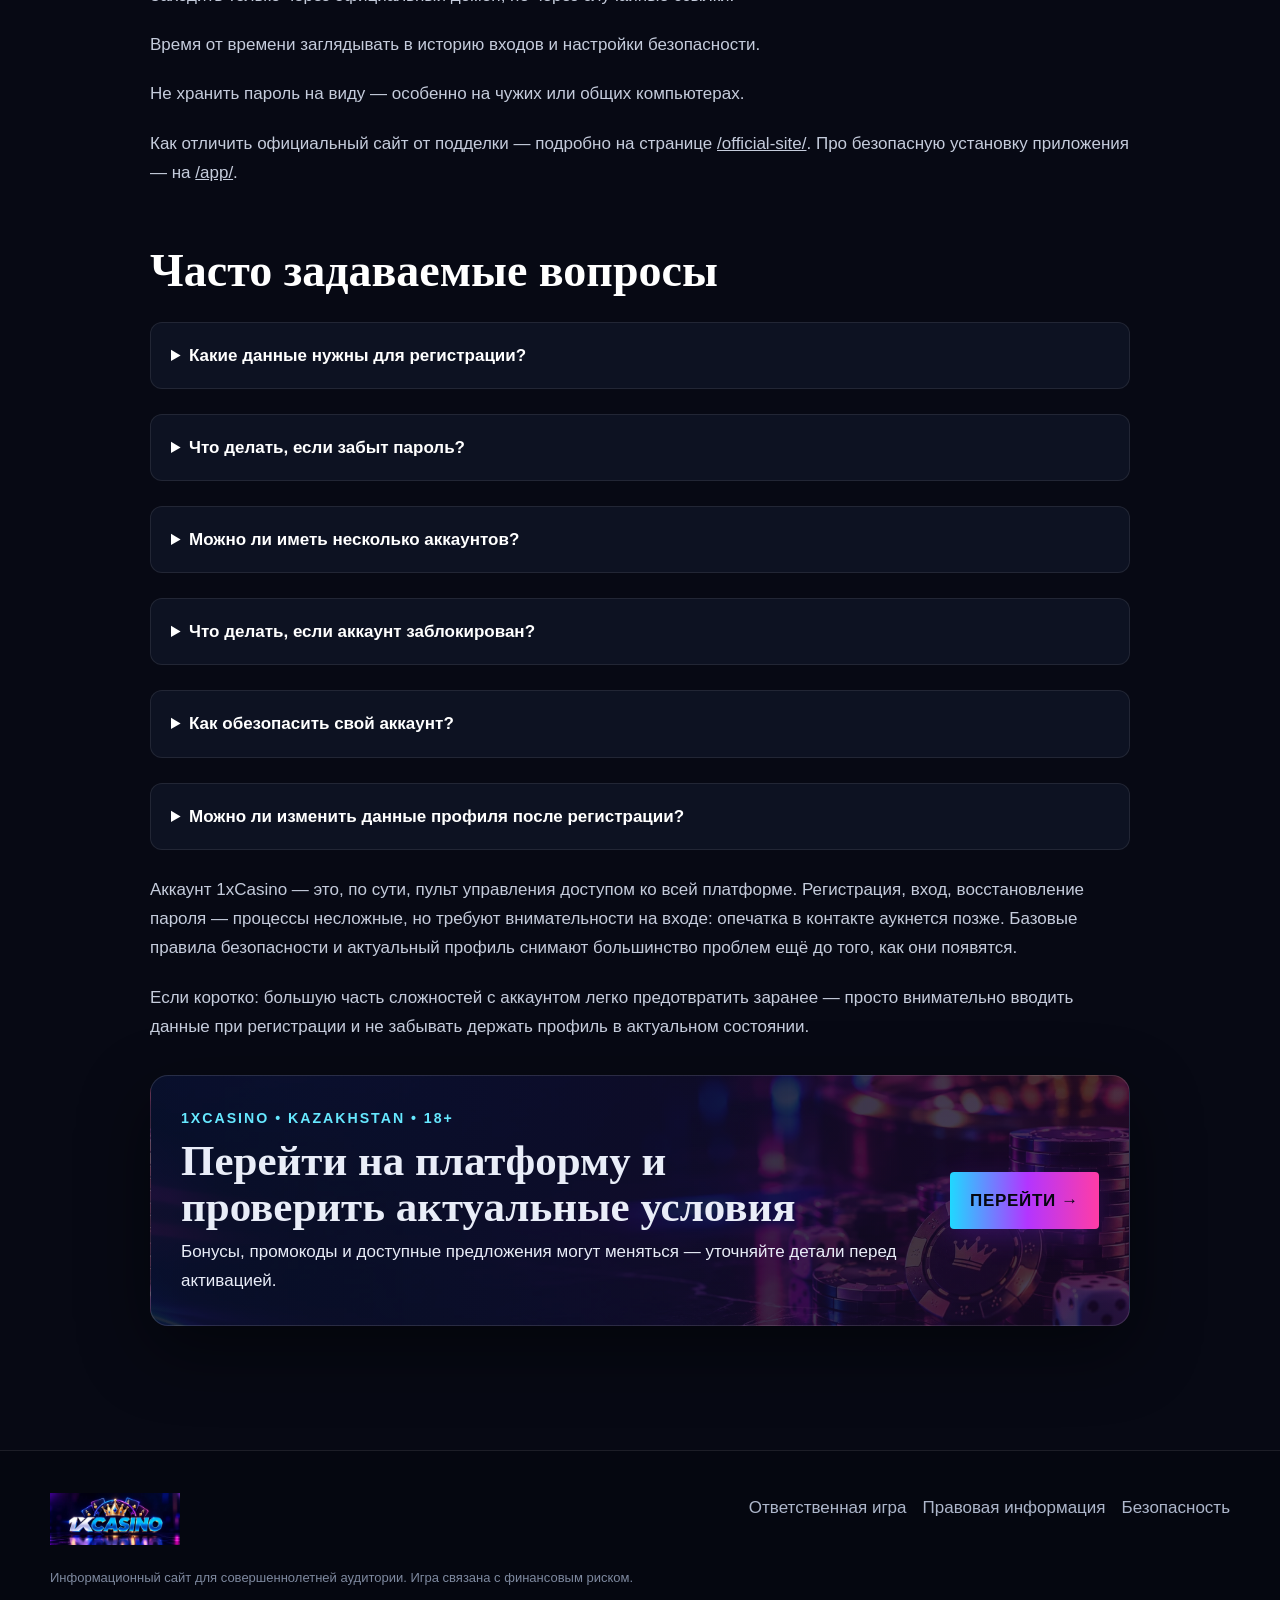
<file: account/index.html>
<!doctype html><html lang="ru-KZ"><head><meta charset="utf-8"><meta name="viewport" content="width=device-width,initial-scale=1"><title>1xCasino регистрация и вход — как создать аккаунт и войти</title><meta name="description" content="Как зарегистрироваться на 1xCasino, войти в аккаунт, восстановить пароль и настроить профиль. Рекомендации по безопасности личного кабинета."><link rel="canonical" href="https://keremetart.org/account/"><meta name="robots" content="index,follow"><meta property="og:title" content="1xCasino регистрация и вход — как создать аккаунт и войти"><meta property="og:description" content="Как зарегистрироваться на 1xCasino, войти в аккаунт, восстановить пароль и настроить профиль. Рекомендации по безопасности личного кабинета."><meta property="og:url" content="https://keremetart.org/account/"><meta property="og:type" content="website"><meta property="og:image" content="https://keremetart.org/assets/img/hero.webp"><meta name="twitter:card" content="summary_large_image"><meta name="google-site-verification" content="IQ1TjifK68rYl_b9Txz6n-5LlsHDukWk9YBaYmXzfK4" /><link rel="icon" href="/assets/img/favicon.webp"><link rel="stylesheet" href="/assets/css/site.css?v=1"></head><body><header class="topbar"><div class="wrap head"><a class="brand" href="/"><img src="/assets/img/logo.webp" alt="1xCasino"></a><nav class="nav"><a href="/">Обзор</a><a href="/mirror/">Зеркало</a><a href="/app/">Приложение</a><a href="/account/">Аккаунт</a><a href="/bonuses/">Бонусы</a><a href="/games/">Игры</a><a href="/official-site/">Официальный сайт</a></nav><nav class="mobile-menu"><a href="/">Обзор</a><a href="/mirror/">Зеркало</a><a href="/app/">Приложение</a><a href="/account/">Аккаунт</a><a href="/bonuses/">Бонусы</a></nav><a class="btn" href="/go/">Перейти</a></div></header><section class="hero"><div class="wrap hero-grid"><div><span class="kicker">KEREMETART.ORG / КАЗАХСТАН / 18+</span><h1>1xCasino регистрация и вход в аккаунт</h1><p>Как зарегистрироваться на 1xCasino, войти в аккаунт, восстановить пароль и настроить профиль. Рекомендации по безопасности личного кабинета.</p><a class="btn" href="/go/">Открыть платформу →</a></div><div class="hero-media"><img src="/assets/img/cta.webp" alt="1xCasino Казахстан"></div></div></section><main class="main"><article class="content"><aside class="offer"><div><small>1XCASINO • KAZAKHSTAN • 18+</small><strong>Перейти на платформу и проверить актуальные условия</strong><span>Бонусы, промокоды и доступные предложения могут меняться — уточняйте детали перед активацией.</span></div><a class="btn" href="/go/">ПЕРЕЙТИ →</a></aside><nav class="toc"><b>Содержание страницы</b><div class="toc-links"><a href="#registracia">Регистрация</a><a href="#na-cto-obratit-vnimanie-pri-registracii">На что обратить внимание при регистрации</a><a href="#vhod">Вход</a><a href="#vosstanovlenie-parola">Восстановление пароля</a><a href="#profil">Профиль</a><a href="#bezopasnost">Безопасность</a><a href="#casto-zadavaemye-voprosy">Часто задаваемые вопросы</a></div></nav><p class="lead">Разберём по шагам: как зарегистрироваться, войти в аккаунт, восстановить пароль, если забыли, и настроить профиль под себя. Заодно — про безопасность, куда без неё.</p><p class="lead">Аккаунт — это, по сути, ключ ко всей платформе. Поэтому важна не только сама регистрация, но и то, как потом управлять профилем, не создавая себе проблем.</p><h2 id="registracia">Регистрация</h2><p class="">Первый шаг к доступу — регистрация. Указываете базовые данные, подтверждаете контакт — и всё, дальше можно пользоваться платформой.</p><p class="">Занимает это буквально пару минут, ничего сложного. Но вот качество введённых данных потом аукается — от того, получится ли восстановить пароль, до того, дойдут ли важные уведомления.</p><h2 id="na-cto-obratit-vnimanie-pri-registracii">На что обратить внимание при регистрации</h2><figure class="section-img"><img src="/assets/img/games.webp" alt="1xCasino Казахстан" loading="lazy"></figure><div class="table-wrap"><table><thead><tr><th>Момент</th><th>Почему это важно</th></tr></thead><tbody><tr><td>Достоверность данных</td><td>Влияет на возможность восстановления доступа в будущем</td></tr><tr><td>Актуальный контакт</td><td>Используется для подтверждения аккаунта и уведомлений</td></tr><tr><td>Надёжный пароль</td><td>Снижает риск несанкционированного доступа</td></tr><tr><td>Ознакомление с условиями</td><td>Помогает избежать недопонимания при дальнейшем использовании</td></tr></tbody></table></div><p class="">Ошибка в контакте на этапе регистрации — частая причина, почему потом сложно восстановить доступ. Так что все поля лучше заполнять внимательно и перепроверить перед тем, как жать «завершить».</p><p class="">И сразу после регистрации не поленитесь проверить, что контактные данные отображаются правильно. Поправить что-то сейчас куда проще, чем потом, когда доступ уже понадобится срочно.</p><h2 id="vhod">Вход</h2><p class="">Заходите обычно по логину (или контакту) и паролю, которые указывали при регистрации. Тот, кто гуглит «1xcasino login», как правило, хочет одного — быстро попасть в личный кабинет, без лишних телодвижений.</p><p class="">Насколько быстро это получится, зависит от того, как аккуратно данные были сохранены при регистрации. Менеджер паролей тут реально спасает — забытый пароль в самый неподходящий момент случается чаще, чем кажется.</p><p class="">Частые проблемы при входе</p><div class="table-wrap"><table><thead><tr><th>Проблема</th><th>Возможная причина</th><th>Что делать</th></tr></thead><tbody><tr><td>Сообщение о неверных данных</td><td>Ошибка в логине или пароле</td><td>Проверьте введённые данные ещё раз</td></tr><tr><td>Вход не завершается</td><td>Проблемы с интернет-соединением</td><td>Проверьте подключение к сети</td></tr><tr><td>Аккаунт заблокирован</td><td>Система безопасности отметила подозрительную активность</td><td>Обратитесь в службу поддержки</td></tr><tr><td>Код подтверждения не приходит</td><td>Неверный или неактивный контакт</td><td>Обновите контактные данные</td></tr></tbody></table></div><p class="">Если проблема повторяется и ничего из списка не помогло — пишите в поддержку, там разберутся.</p><p class="">Кстати, чтобы ускорить разговор с поддержкой, заранее подготовьте пару деталей: какое устройство, какой браузер, точный текст ошибки. С этим специалисты находят причину гораздо быстрее.</p><h2 id="vosstanovlenie-parola">Восстановление пароля</h2><p class="">Забыли пароль — не страшно, для этого есть отдельная функция на странице входа. Система отправит код подтверждения на контакт, который указывали при регистрации.</p><p class="">Сам порядок такой: заходите в раздел восстановления, вводите контакт из регистрации, подтверждаете личность кодом и задаёте новый пароль. Он, к слову, должен отличаться от старого и быть достаточно сложным — не «12345» и не дата рождения.</p><p class="">Обычно всё занимает пару минут — если контакт актуален и доступ к нему не потерян.</p><p class="">А вот если доступа к тому контакту больше нет — тут уже без поддержки не обойтись, придётся обращаться за дополнительными инструкциями.</p><p class="">Чтобы не попадать в такую ситуацию, обновляйте контакт в профиле сразу, как он меняется — например, после смены номера телефона. Мелочь, а восстановление доступа потом сильно упрощает.</p><h2 id="profil">Профиль</h2><p class="">В личном кабинете можно управлять несколькими блоками настроек:</p><p class="">Персональные данные — имя, контакты и прочие базовые параметры.</p><p class="">Безопасность — смена пароля, двухфакторная аутентификация, если она подключена.</p><p class="">Уведомления — какие сообщения получать, а какие нет.</p><p class="">Язык и отображение — интерфейс под себя.</p><p class="">Держать профиль актуальным, особенно контакты — это прямая экономия времени и нервов при восстановлении доступа или получении важных уведомлений.</p><p class="">Менять настройки можно когда угодно, но для некоторых действий — например, смены основного контакта — система попросит дополнительное подтверждение. Это не бюрократия ради бюрократии, а защита от того, чтобы кто-то посторонний тихо поменял ваши данные.</p><p class="">Такая двойная проверка — лишний шаг, зато аккаунт остаётся под вашим контролем, а не под контролем того, кто случайно получил доступ к паролю.</p><h2 id="bezopasnost">Безопасность</h2><p class="">Что реально помогает защитить аккаунт:</p><p class="">Уникальный пароль, которого больше нигде нет.</p><p class="">Двухфакторная аутентификация — если есть возможность подключить, подключайте.</p><p class="">Пароль и код подтверждения — никому, даже если просят «от имени поддержки».</p><p class="">Заходить только через официальный домен, не через случайные ссылки.</p><p class="">Время от времени заглядывать в историю входов и настройки безопасности.</p><p class="">Не хранить пароль на виду — особенно на чужих или общих компьютерах.</p><p class="">Как отличить официальный сайт от подделки — подробно на странице <a href="/official-site/">/official-site/</a>. Про безопасную установку приложения — на <a href="/app/">/app/</a>.</p><h2 id="casto-zadavaemye-voprosy">Часто задаваемые вопросы</h2><div class="faq"><details><summary>Какие данные нужны для регистрации?</summary><p>Базовые персональные данные плюс актуальный контакт для подтверждения аккаунта.</p></details></div><div class="faq"><details><summary>Что делать, если забыт пароль?</summary><p>Восстановить через функцию на странице входа — код придёт на контакт из регистрации.</p></details></div><div class="faq"><details><summary>Можно ли иметь несколько аккаунтов?</summary><p>Обычно правила платформ разрешают только один аккаунт на человека.</p></details></div><div class="faq"><details><summary>Что делать, если аккаунт заблокирован?</summary><p>Написать в поддержку — там объяснят причину и подскажут, что делать дальше.</p></details></div><div class="faq"><details><summary>Как обезопасить свой аккаунт?</summary><p>Надёжный пароль, двухфакторка и вход строго через официальный сайт — этого обычно достаточно.</p></details></div><div class="faq"><details><summary>Можно ли изменить данные профиля после регистрации?</summary><p>Да, почти всё можно поправить в личном кабинете в любой момент.</p></details></div><p class="">Аккаунт 1xCasino — это, по сути, пульт управления доступом ко всей платформе. Регистрация, вход, восстановление пароля — процессы несложные, но требуют внимательности на входе: опечатка в контакте аукнется позже. Базовые правила безопасности и актуальный профиль снимают большинство проблем ещё до того, как они появятся.</p><p class="">Если коротко: большую часть сложностей с аккаунтом легко предотвратить заранее — просто внимательно вводить данные при регистрации и не забывать держать профиль в актуальном состоянии.</p><aside class="offer"><div><small>1XCASINO • KAZAKHSTAN • 18+</small><strong>Перейти на платформу и проверить актуальные условия</strong><span>Бонусы, промокоды и доступные предложения могут меняться — уточняйте детали перед активацией.</span></div><a class="btn" href="/go/">ПЕРЕЙТИ →</a></aside></article></main><footer class="footer"><div class="wrap foot"><div><img src="/assets/img/logo.webp" alt="1xCasino" style="width:130px"><p class="muted">Информационный сайт для совершеннолетней аудитории. Игра связана с финансовым риском.</p></div><div class="foot-links"><a href="/responsible-gaming/">Ответственная игра</a><a href="/legal/">Правовая информация</a><a href="/official-site/">Безопасность</a></div></div></footer><script src="/assets/js/site.js"></script></body></html>
</file>
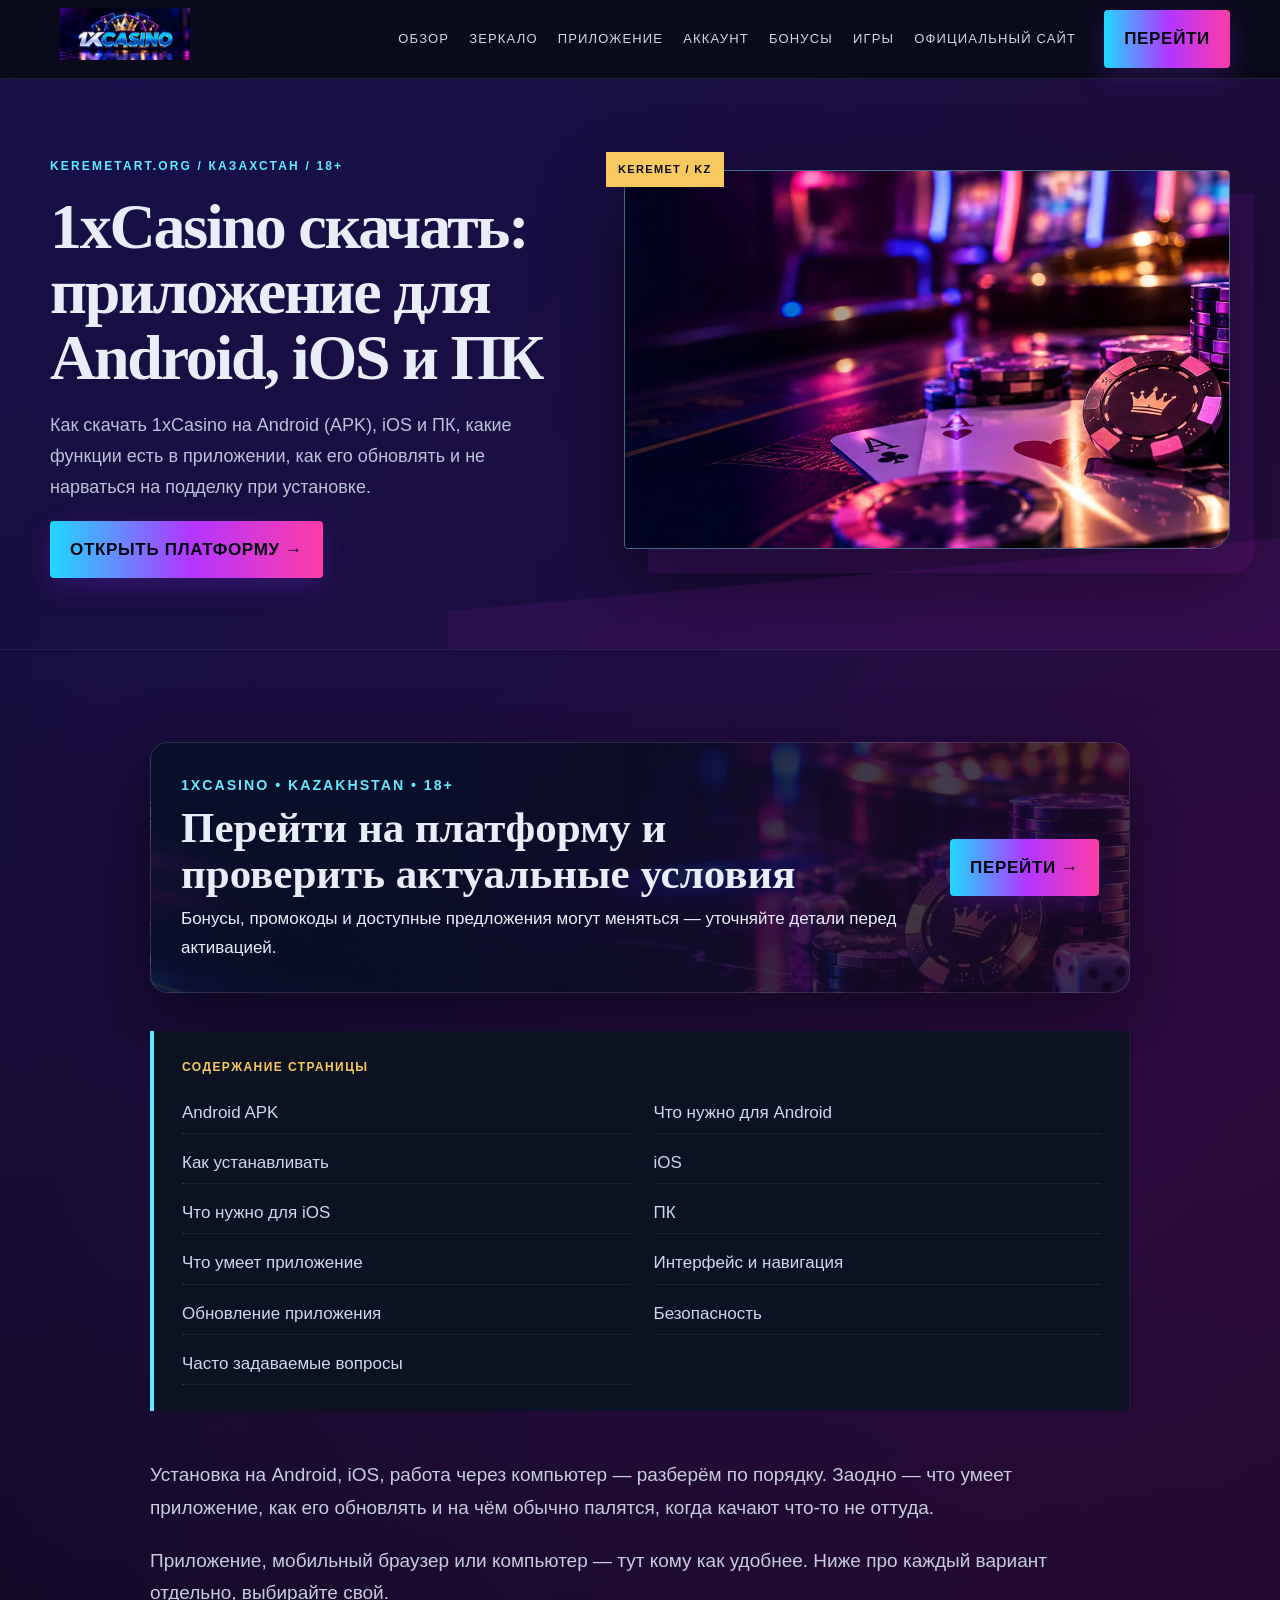
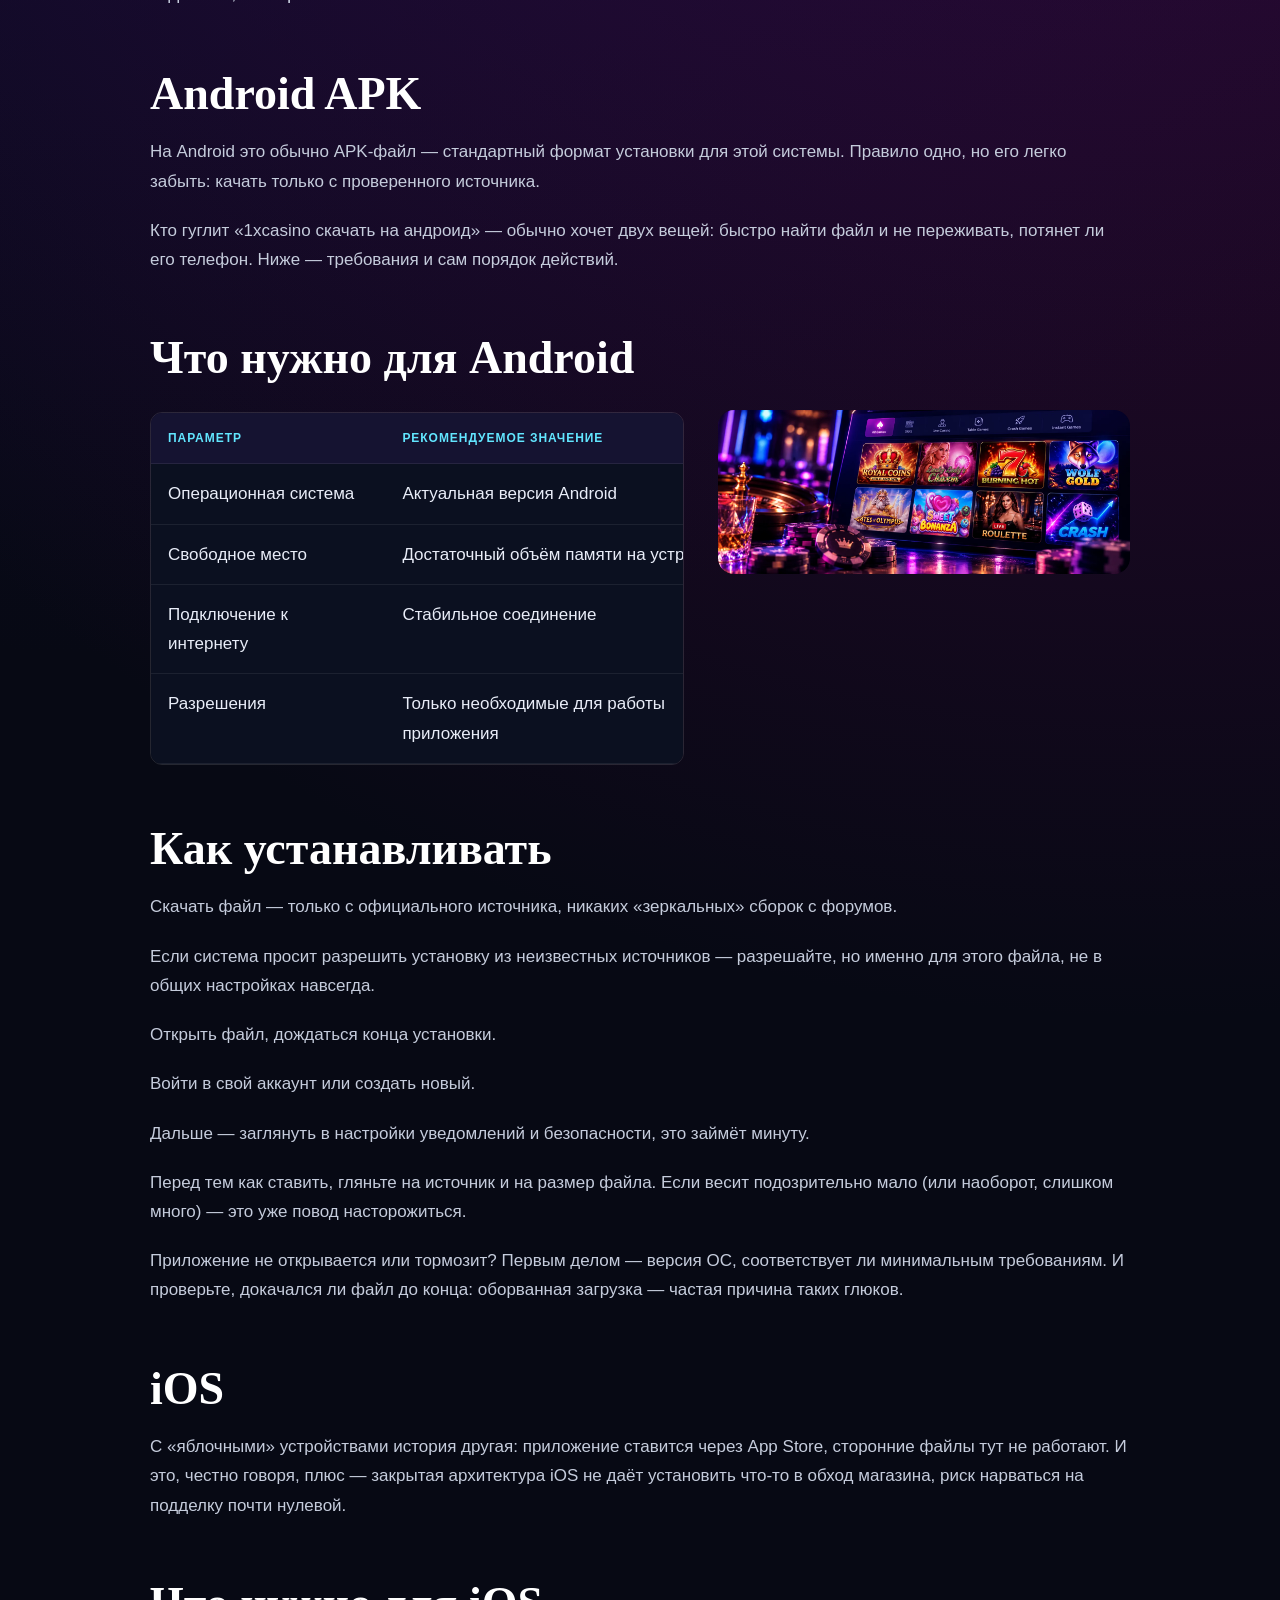
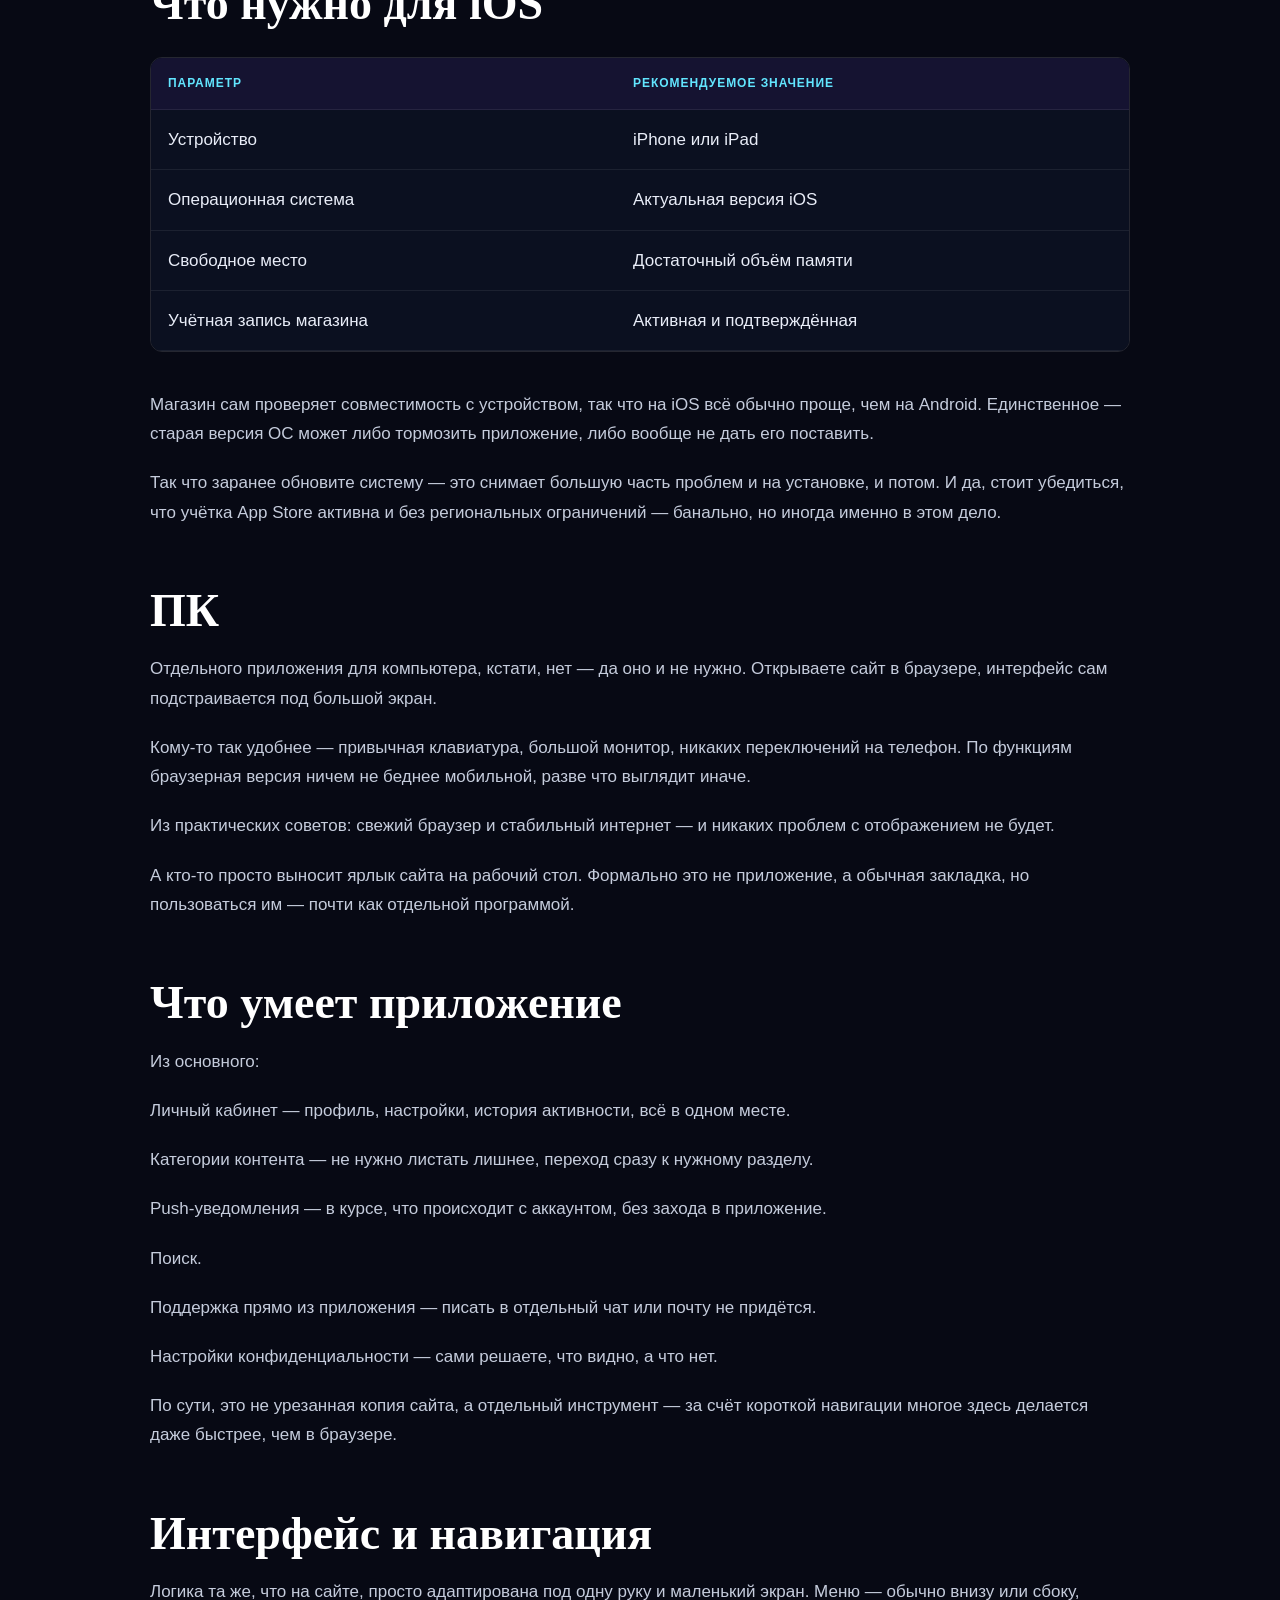
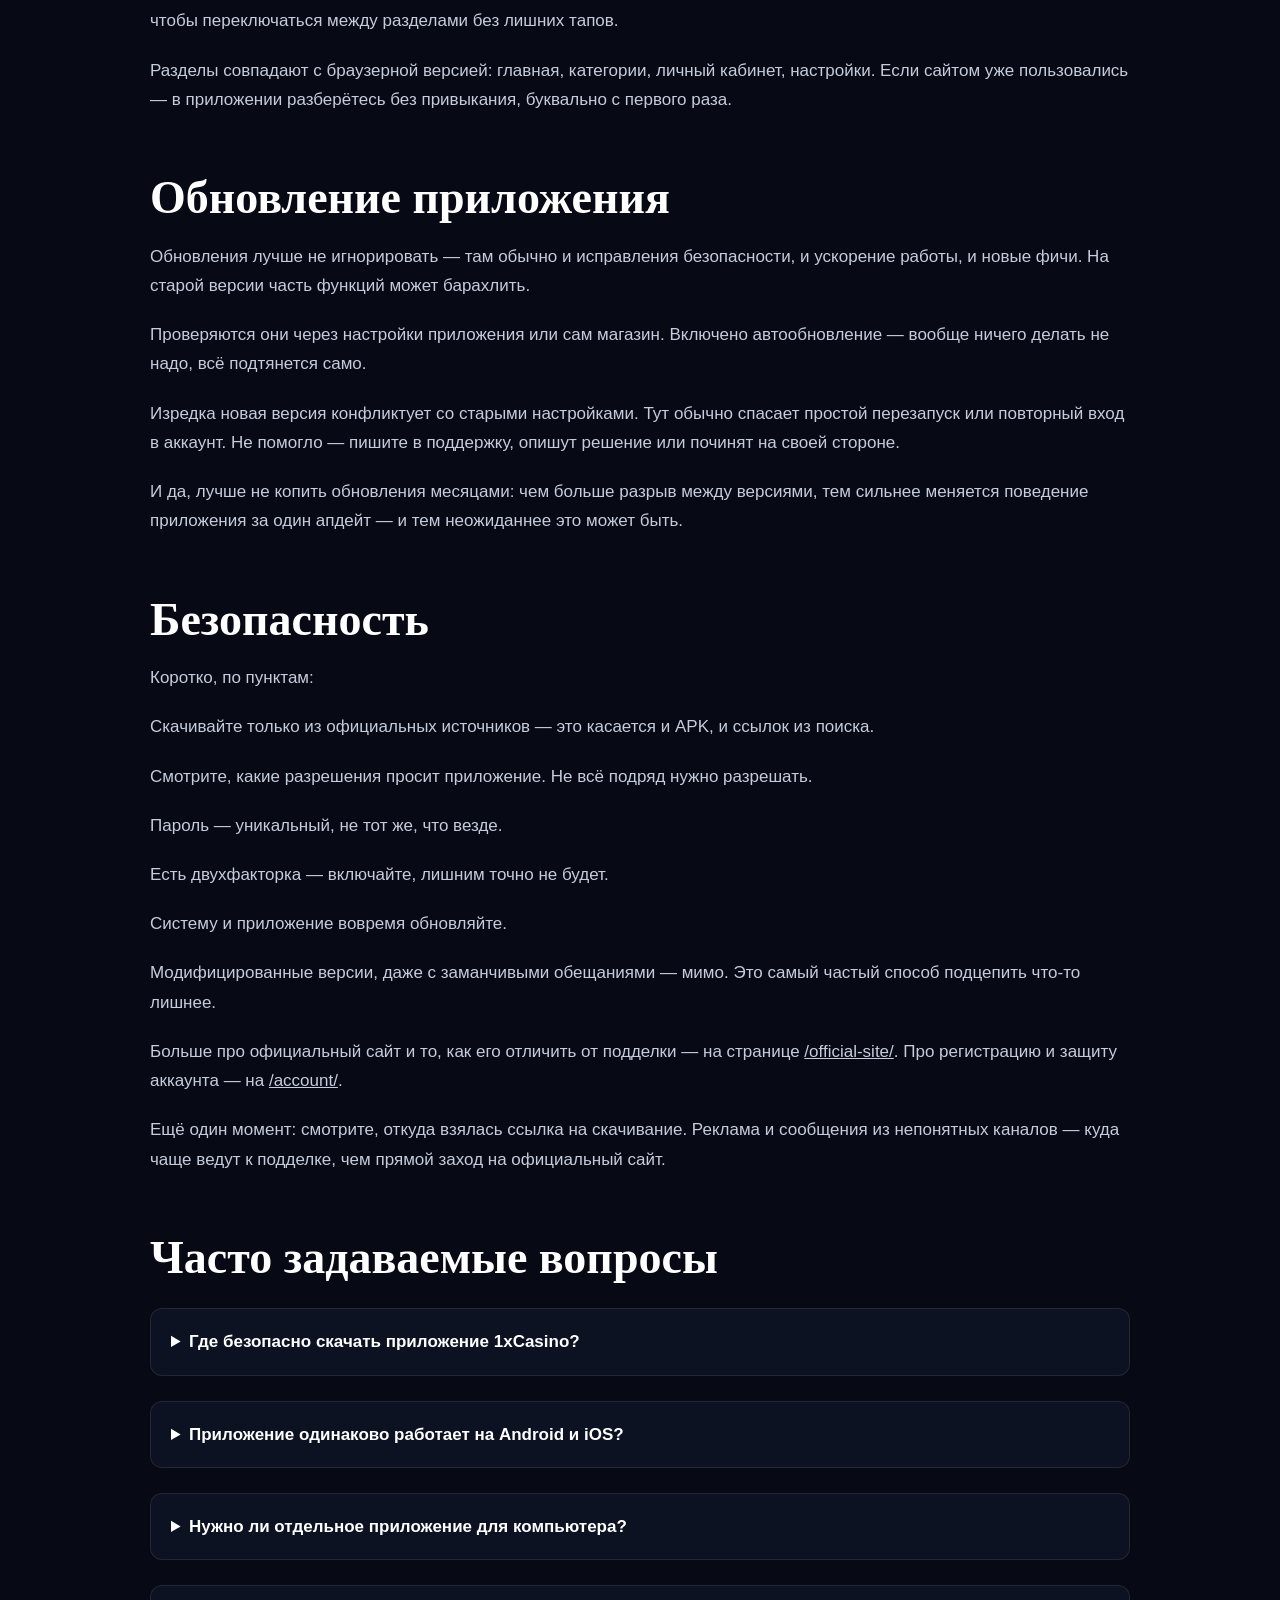
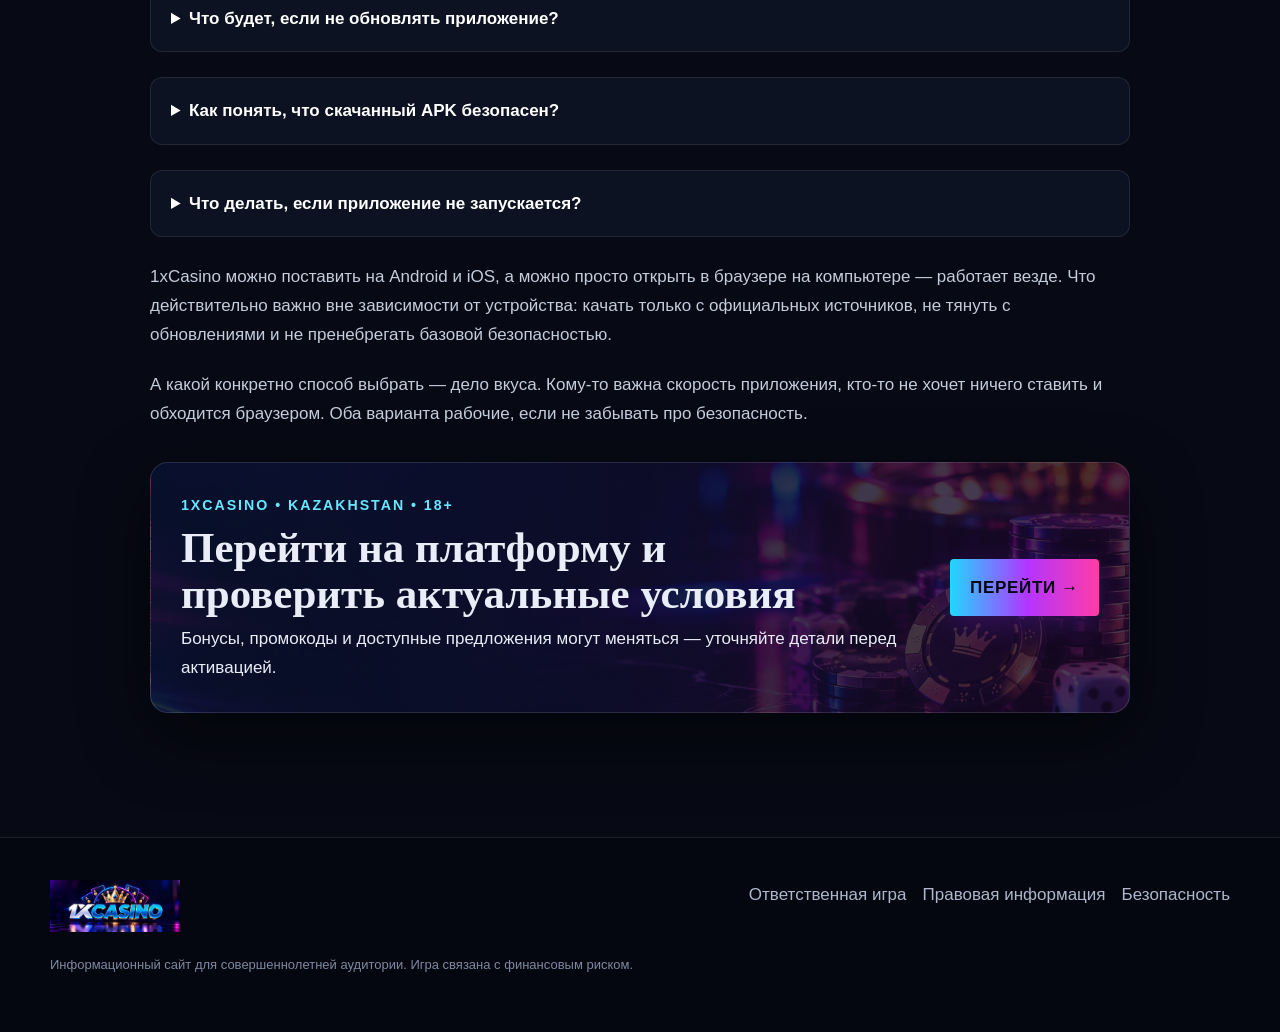
<file: app/index.html>
<!doctype html><html lang="ru-KZ"><head><meta charset="utf-8"><meta name="viewport" content="width=device-width,initial-scale=1"><title>1xCasino скачать — приложение для Android, iOS и ПК</title><meta name="description" content="Как скачать 1xCasino на Android (APK), iOS и ПК, какие функции есть в приложении, как его обновлять и не нарваться на подделку при установке."><link rel="canonical" href="https://keremetart.org/app/"><meta name="robots" content="index,follow"><meta property="og:title" content="1xCasino скачать — приложение для Android, iOS и ПК"><meta property="og:description" content="Как скачать 1xCasino на Android (APK), iOS и ПК, какие функции есть в приложении, как его обновлять и не нарваться на подделку при установке."><meta property="og:url" content="https://keremetart.org/app/"><meta property="og:type" content="website"><meta property="og:image" content="https://keremetart.org/assets/img/hero.webp"><meta name="twitter:card" content="summary_large_image"><meta name="google-site-verification" content="IQ1TjifK68rYl_b9Txz6n-5LlsHDukWk9YBaYmXzfK4" /><link rel="icon" href="/assets/img/favicon.webp"><link rel="stylesheet" href="/assets/css/site.css?v=1"></head><body><header class="topbar"><div class="wrap head"><a class="brand" href="/"><img src="/assets/img/logo.webp" alt="1xCasino"></a><nav class="nav"><a href="/">Обзор</a><a href="/mirror/">Зеркало</a><a href="/app/">Приложение</a><a href="/account/">Аккаунт</a><a href="/bonuses/">Бонусы</a><a href="/games/">Игры</a><a href="/official-site/">Официальный сайт</a></nav><nav class="mobile-menu"><a href="/">Обзор</a><a href="/mirror/">Зеркало</a><a href="/app/">Приложение</a><a href="/account/">Аккаунт</a><a href="/bonuses/">Бонусы</a></nav><a class="btn" href="/go/">Перейти</a></div></header><section class="hero"><div class="wrap hero-grid"><div><span class="kicker">KEREMETART.ORG / КАЗАХСТАН / 18+</span><h1>1xCasino скачать: приложение для Android, iOS и ПК</h1><p>Как скачать 1xCasino на Android (APK), iOS и ПК, какие функции есть в приложении, как его обновлять и не нарваться на подделку при установке.</p><a class="btn" href="/go/">Открыть платформу →</a></div><div class="hero-media"><img src="/assets/img/hero.webp" alt="1xCasino Казахстан"></div></div></section><main class="main"><article class="content"><aside class="offer"><div><small>1XCASINO • KAZAKHSTAN • 18+</small><strong>Перейти на платформу и проверить актуальные условия</strong><span>Бонусы, промокоды и доступные предложения могут меняться — уточняйте детали перед активацией.</span></div><a class="btn" href="/go/">ПЕРЕЙТИ →</a></aside><nav class="toc"><b>Содержание страницы</b><div class="toc-links"><a href="#android-apk">Android APK</a><a href="#cto-nujno-dla-android">Что нужно для Android</a><a href="#kak-ustanavlivat">Как устанавливать</a><a href="#ios">iOS</a><a href="#cto-nujno-dla-ios">Что нужно для iOS</a><a href="#pk">ПК</a><a href="#cto-umeet-prilojenie">Что умеет приложение</a><a href="#interfejs-i-navigacia">Интерфейс и навигация</a><a href="#obnovlenie-prilojenia">Обновление приложения</a><a href="#bezopasnost">Безопасность</a><a href="#casto-zadavaemye-voprosy">Часто задаваемые вопросы</a></div></nav><p class="lead">Установка на Android, iOS, работа через компьютер — разберём по порядку. Заодно — что умеет приложение, как его обновлять и на чём обычно палятся, когда качают что-то не оттуда.</p><p class="lead">Приложение, мобильный браузер или компьютер — тут кому как удобнее. Ниже про каждый вариант отдельно, выбирайте свой.</p><h2 id="android-apk">Android APK</h2><p class="">На Android это обычно APK-файл — стандартный формат установки для этой системы. Правило одно, но его легко забыть: качать только с проверенного источника.</p><p class="">Кто гуглит «1xcasino скачать на андроид» — обычно хочет двух вещей: быстро найти файл и не переживать, потянет ли его телефон. Ниже — требования и сам порядок действий.</p><h2 id="cto-nujno-dla-android">Что нужно для Android</h2><figure class="section-img"><img src="/assets/img/games.webp" alt="1xCasino Казахстан" loading="lazy"></figure><div class="table-wrap"><table><thead><tr><th>Параметр</th><th>Рекомендуемое значение</th></tr></thead><tbody><tr><td>Операционная система</td><td>Актуальная версия Android</td></tr><tr><td>Свободное место</td><td>Достаточный объём памяти на устройстве</td></tr><tr><td>Подключение к интернету</td><td>Стабильное соединение</td></tr><tr><td>Разрешения</td><td>Только необходимые для работы приложения</td></tr></tbody></table></div><h2 id="kak-ustanavlivat">Как устанавливать</h2><p class="">Скачать файл — только с официального источника, никаких «зеркальных» сборок с форумов.</p><p class="">Если система просит разрешить установку из неизвестных источников — разрешайте, но именно для этого файла, не в общих настройках навсегда.</p><p class="">Открыть файл, дождаться конца установки.</p><p class="">Войти в свой аккаунт или создать новый.</p><p class="">Дальше — заглянуть в настройки уведомлений и безопасности, это займёт минуту.</p><p class="">Перед тем как ставить, гляньте на источник и на размер файла. Если весит подозрительно мало (или наоборот, слишком много) — это уже повод насторожиться.</p><p class="">Приложение не открывается или тормозит? Первым делом — версия ОС, соответствует ли минимальным требованиям. И проверьте, докачался ли файл до конца: оборванная загрузка — частая причина таких глюков.</p><h2 id="ios">iOS</h2><p class="">С «яблочными» устройствами история другая: приложение ставится через App Store, сторонние файлы тут не работают. И это, честно говоря, плюс — закрытая архитектура iOS не даёт установить что-то в обход магазина, риск нарваться на подделку почти нулевой.</p><h2 id="cto-nujno-dla-ios">Что нужно для iOS</h2><div class="table-wrap"><table><thead><tr><th>Параметр</th><th>Рекомендуемое значение</th></tr></thead><tbody><tr><td>Устройство</td><td>iPhone или iPad</td></tr><tr><td>Операционная система</td><td>Актуальная версия iOS</td></tr><tr><td>Свободное место</td><td>Достаточный объём памяти</td></tr><tr><td>Учётная запись магазина</td><td>Активная и подтверждённая</td></tr></tbody></table></div><p class="">Магазин сам проверяет совместимость с устройством, так что на iOS всё обычно проще, чем на Android. Единственное — старая версия ОС может либо тормозить приложение, либо вообще не дать его поставить.</p><p class="">Так что заранее обновите систему — это снимает большую часть проблем и на установке, и потом. И да, стоит убедиться, что учётка App Store активна и без региональных ограничений — банально, но иногда именно в этом дело.</p><h2 id="pk">ПК</h2><p class="">Отдельного приложения для компьютера, кстати, нет — да оно и не нужно. Открываете сайт в браузере, интерфейс сам подстраивается под большой экран.</p><p class="">Кому-то так удобнее — привычная клавиатура, большой монитор, никаких переключений на телефон. По функциям браузерная версия ничем не беднее мобильной, разве что выглядит иначе.</p><p class="">Из практических советов: свежий браузер и стабильный интернет — и никаких проблем с отображением не будет.</p><p class="">А кто-то просто выносит ярлык сайта на рабочий стол. Формально это не приложение, а обычная закладка, но пользоваться им — почти как отдельной программой.</p><h2 id="cto-umeet-prilojenie">Что умеет приложение</h2><p class="">Из основного:</p><p class="">Личный кабинет — профиль, настройки, история активности, всё в одном месте.</p><p class="">Категории контента — не нужно листать лишнее, переход сразу к нужному разделу.</p><p class="">Push-уведомления — в курсе, что происходит с аккаунтом, без захода в приложение.</p><p class="">Поиск.</p><p class="">Поддержка прямо из приложения — писать в отдельный чат или почту не придётся.</p><p class="">Настройки конфиденциальности — сами решаете, что видно, а что нет.</p><p class="">По сути, это не урезанная копия сайта, а отдельный инструмент — за счёт короткой навигации многое здесь делается даже быстрее, чем в браузере.</p><h2 id="interfejs-i-navigacia">Интерфейс и навигация</h2><p class="">Логика та же, что на сайте, просто адаптирована под одну руку и маленький экран. Меню — обычно внизу или сбоку, чтобы переключаться между разделами без лишних тапов.</p><p class="">Разделы совпадают с браузерной версией: главная, категории, личный кабинет, настройки. Если сайтом уже пользовались — в приложении разберётесь без привыкания, буквально с первого раза.</p><h2 id="obnovlenie-prilojenia">Обновление приложения</h2><p class="">Обновления лучше не игнорировать — там обычно и исправления безопасности, и ускорение работы, и новые фичи. На старой версии часть функций может барахлить.</p><p class="">Проверяются они через настройки приложения или сам магазин. Включено автообновление — вообще ничего делать не надо, всё подтянется само.</p><p class="">Изредка новая версия конфликтует со старыми настройками. Тут обычно спасает простой перезапуск или повторный вход в аккаунт. Не помогло — пишите в поддержку, опишут решение или починят на своей стороне.</p><p class="">И да, лучше не копить обновления месяцами: чем больше разрыв между версиями, тем сильнее меняется поведение приложения за один апдейт — и тем неожиданнее это может быть.</p><h2 id="bezopasnost">Безопасность</h2><p class="">Коротко, по пунктам:</p><p class="">Скачивайте только из официальных источников — это касается и APK, и ссылок из поиска.</p><p class="">Смотрите, какие разрешения просит приложение. Не всё подряд нужно разрешать.</p><p class="">Пароль — уникальный, не тот же, что везде.</p><p class="">Есть двухфакторка — включайте, лишним точно не будет.</p><p class="">Систему и приложение вовремя обновляйте.</p><p class="">Модифицированные версии, даже с заманчивыми обещаниями — мимо. Это самый частый способ подцепить что-то лишнее.</p><p class="">Больше про официальный сайт и то, как его отличить от подделки — на странице <a href="/official-site/">/official-site/</a>. Про регистрацию и защиту аккаунта — на <a href="/account/">/account/</a>.</p><p class="">Ещё один момент: смотрите, откуда взялась ссылка на скачивание. Реклама и сообщения из непонятных каналов — куда чаще ведут к подделке, чем прямой заход на официальный сайт.</p><h2 id="casto-zadavaemye-voprosy">Часто задаваемые вопросы</h2><div class="faq"><details><summary>Где безопасно скачать приложение 1xCasino?</summary><p>Только с проверенных официальных источников. Иначе рискуете поставить подделку с вредоносным кодом внутри.</p></details></div><div class="faq"><details><summary>Приложение одинаково работает на Android и iOS?</summary><p>По функциям — да, отличия в основном в самом процессе установки.</p></details></div><div class="faq"><details><summary>Нужно ли отдельное приложение для компьютера?</summary><p>Нет, браузерной версии обычно хватает с головой.</p></details></div><div class="faq"><details><summary>Что будет, если не обновлять приложение?</summary><p>Может начать глючить, плюс останутся неисправленные уязвимости — так что лучше не тянуть.</p></details></div><div class="faq"><details><summary>Как понять, что скачанный APK безопасен?</summary><p>Смотреть не на файл, а на источник. Доверенный ресурс — безопасно, случайная ссылка с форума — уже нет.</p></details></div><div class="faq"><details><summary>Что делать, если приложение не запускается?</summary><p>Проверить версию приложения и ОС, перезапустить устройство, в крайнем случае — переустановить.</p></details></div><p class="">1xCasino можно поставить на Android и iOS, а можно просто открыть в браузере на компьютере — работает везде. Что действительно важно вне зависимости от устройства: качать только с официальных источников, не тянуть с обновлениями и не пренебрегать базовой безопасностью.</p><p class="">А какой конкретно способ выбрать — дело вкуса. Кому-то важна скорость приложения, кто-то не хочет ничего ставить и обходится браузером. Оба варианта рабочие, если не забывать про безопасность.</p><aside class="offer"><div><small>1XCASINO • KAZAKHSTAN • 18+</small><strong>Перейти на платформу и проверить актуальные условия</strong><span>Бонусы, промокоды и доступные предложения могут меняться — уточняйте детали перед активацией.</span></div><a class="btn" href="/go/">ПЕРЕЙТИ →</a></aside></article></main><footer class="footer"><div class="wrap foot"><div><img src="/assets/img/logo.webp" alt="1xCasino" style="width:130px"><p class="muted">Информационный сайт для совершеннолетней аудитории. Игра связана с финансовым риском.</p></div><div class="foot-links"><a href="/responsible-gaming/">Ответственная игра</a><a href="/legal/">Правовая информация</a><a href="/official-site/">Безопасность</a></div></div></footer><script src="/assets/js/site.js"></script></body></html>
</file>
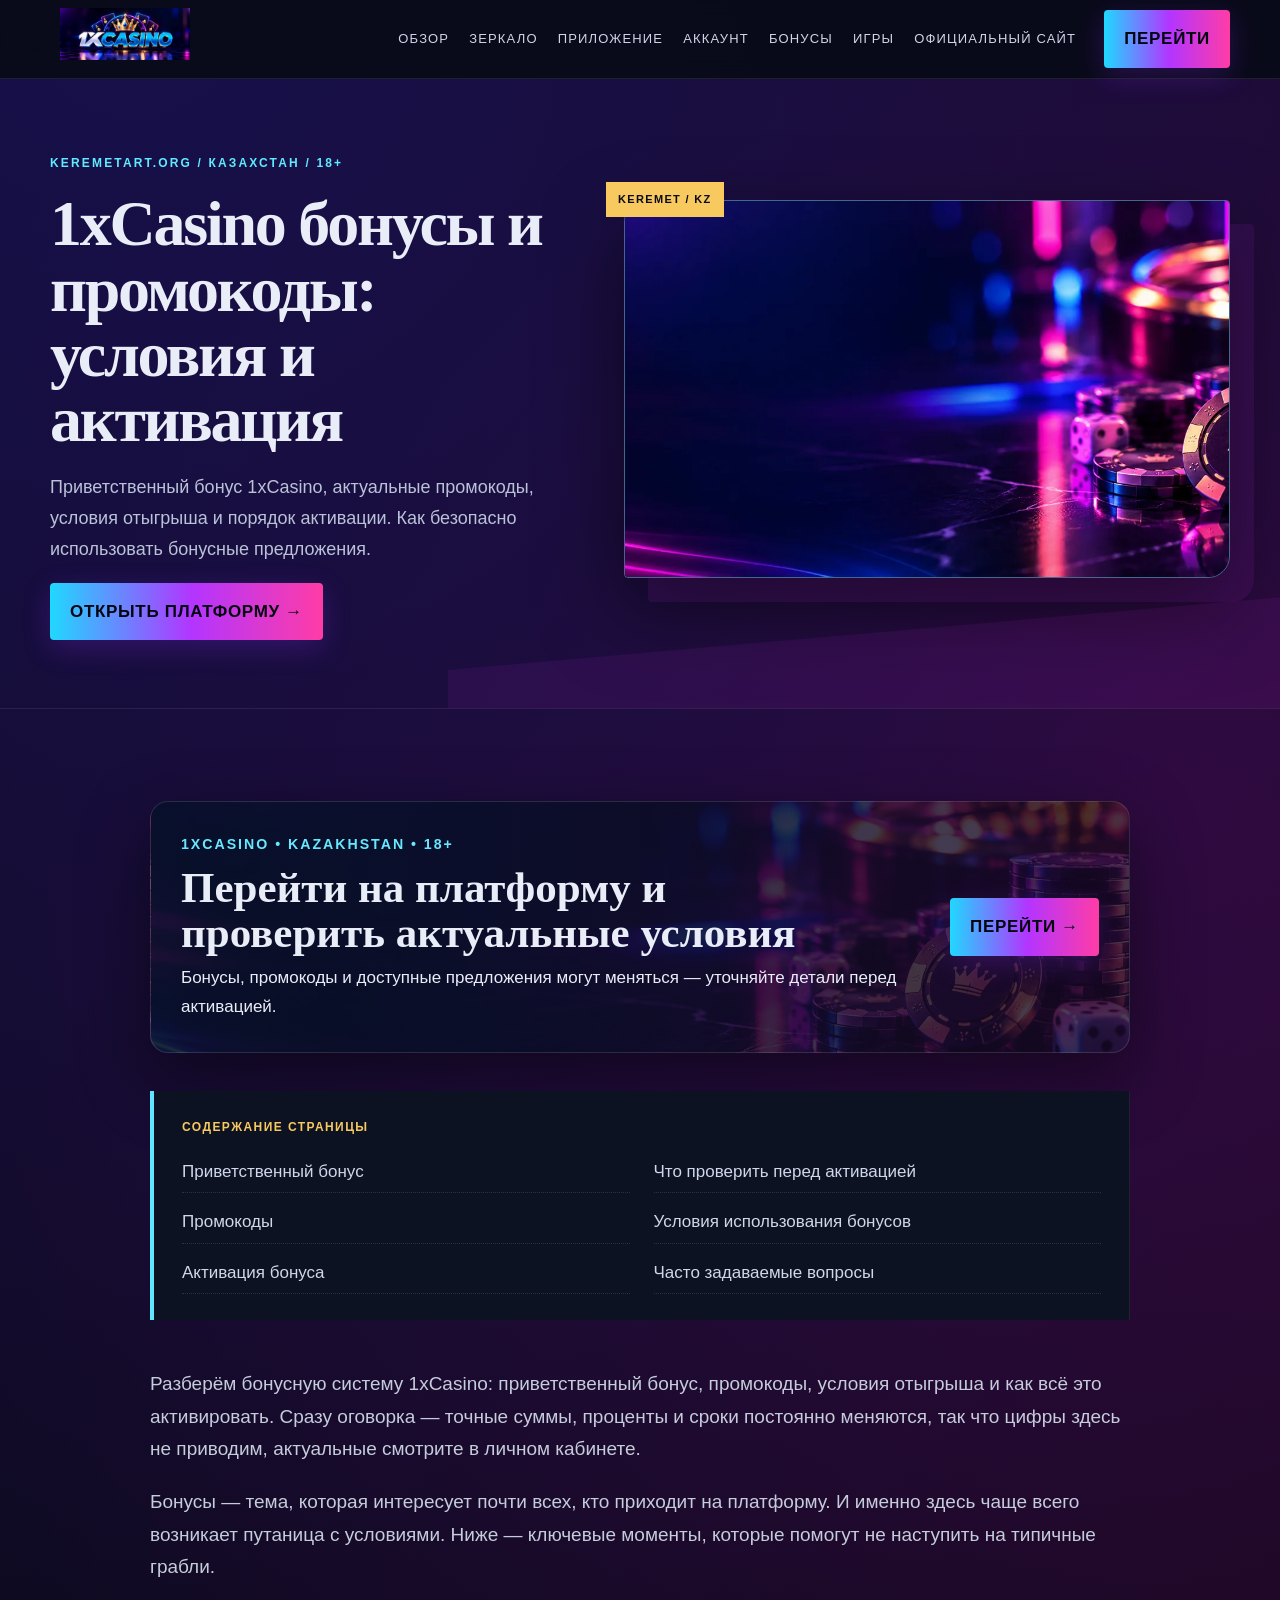
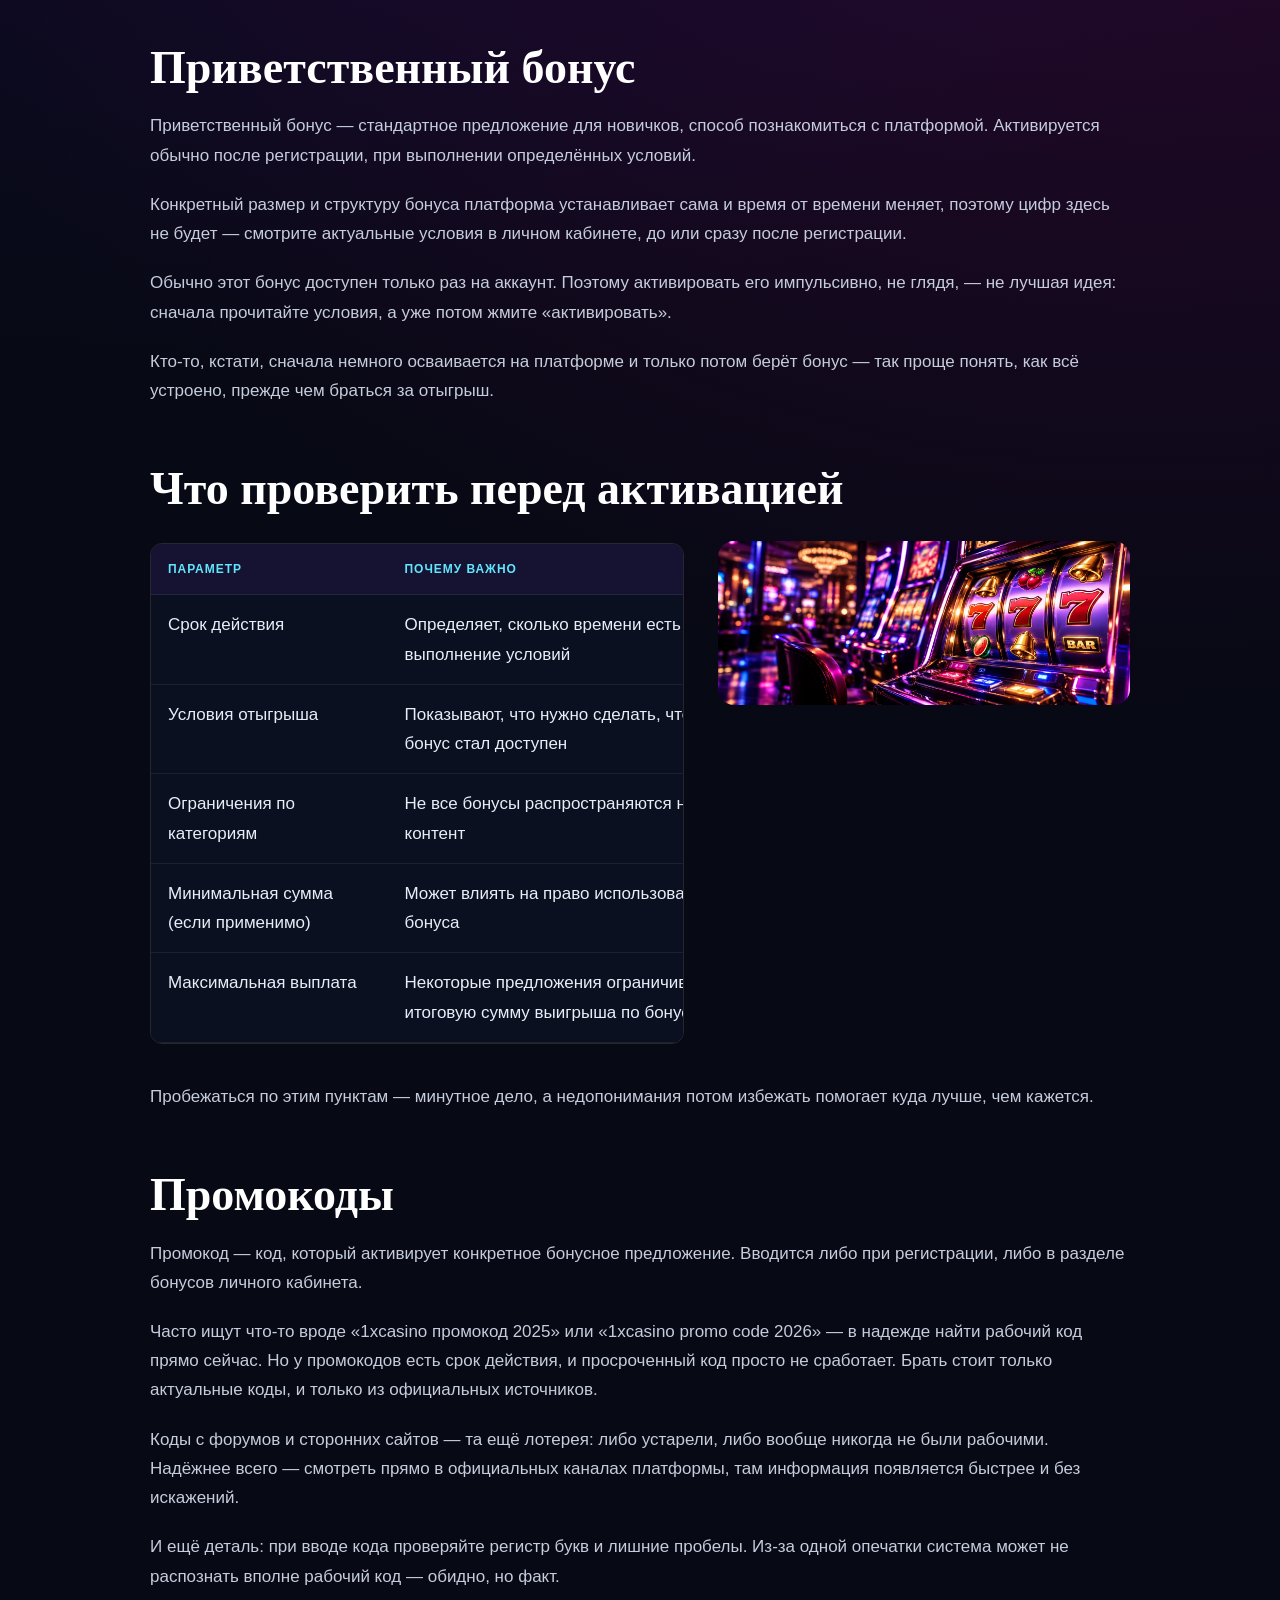
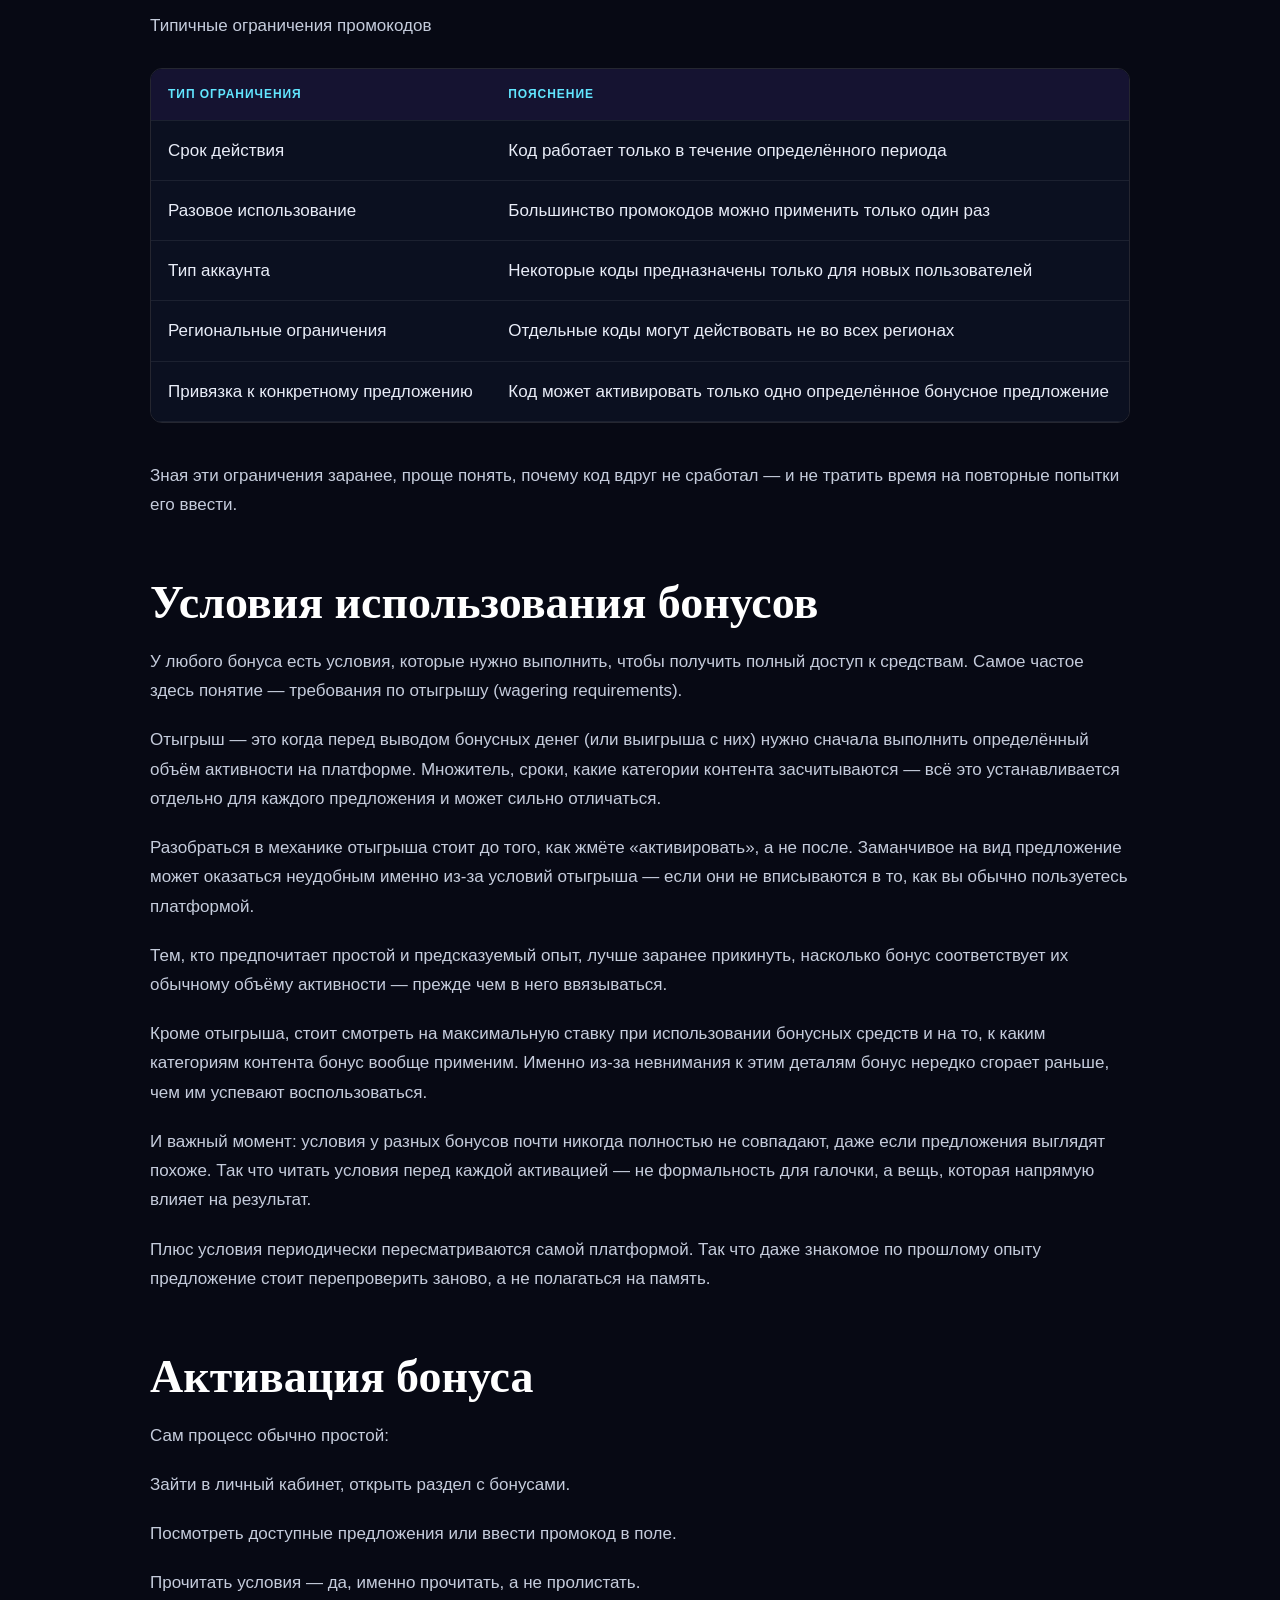
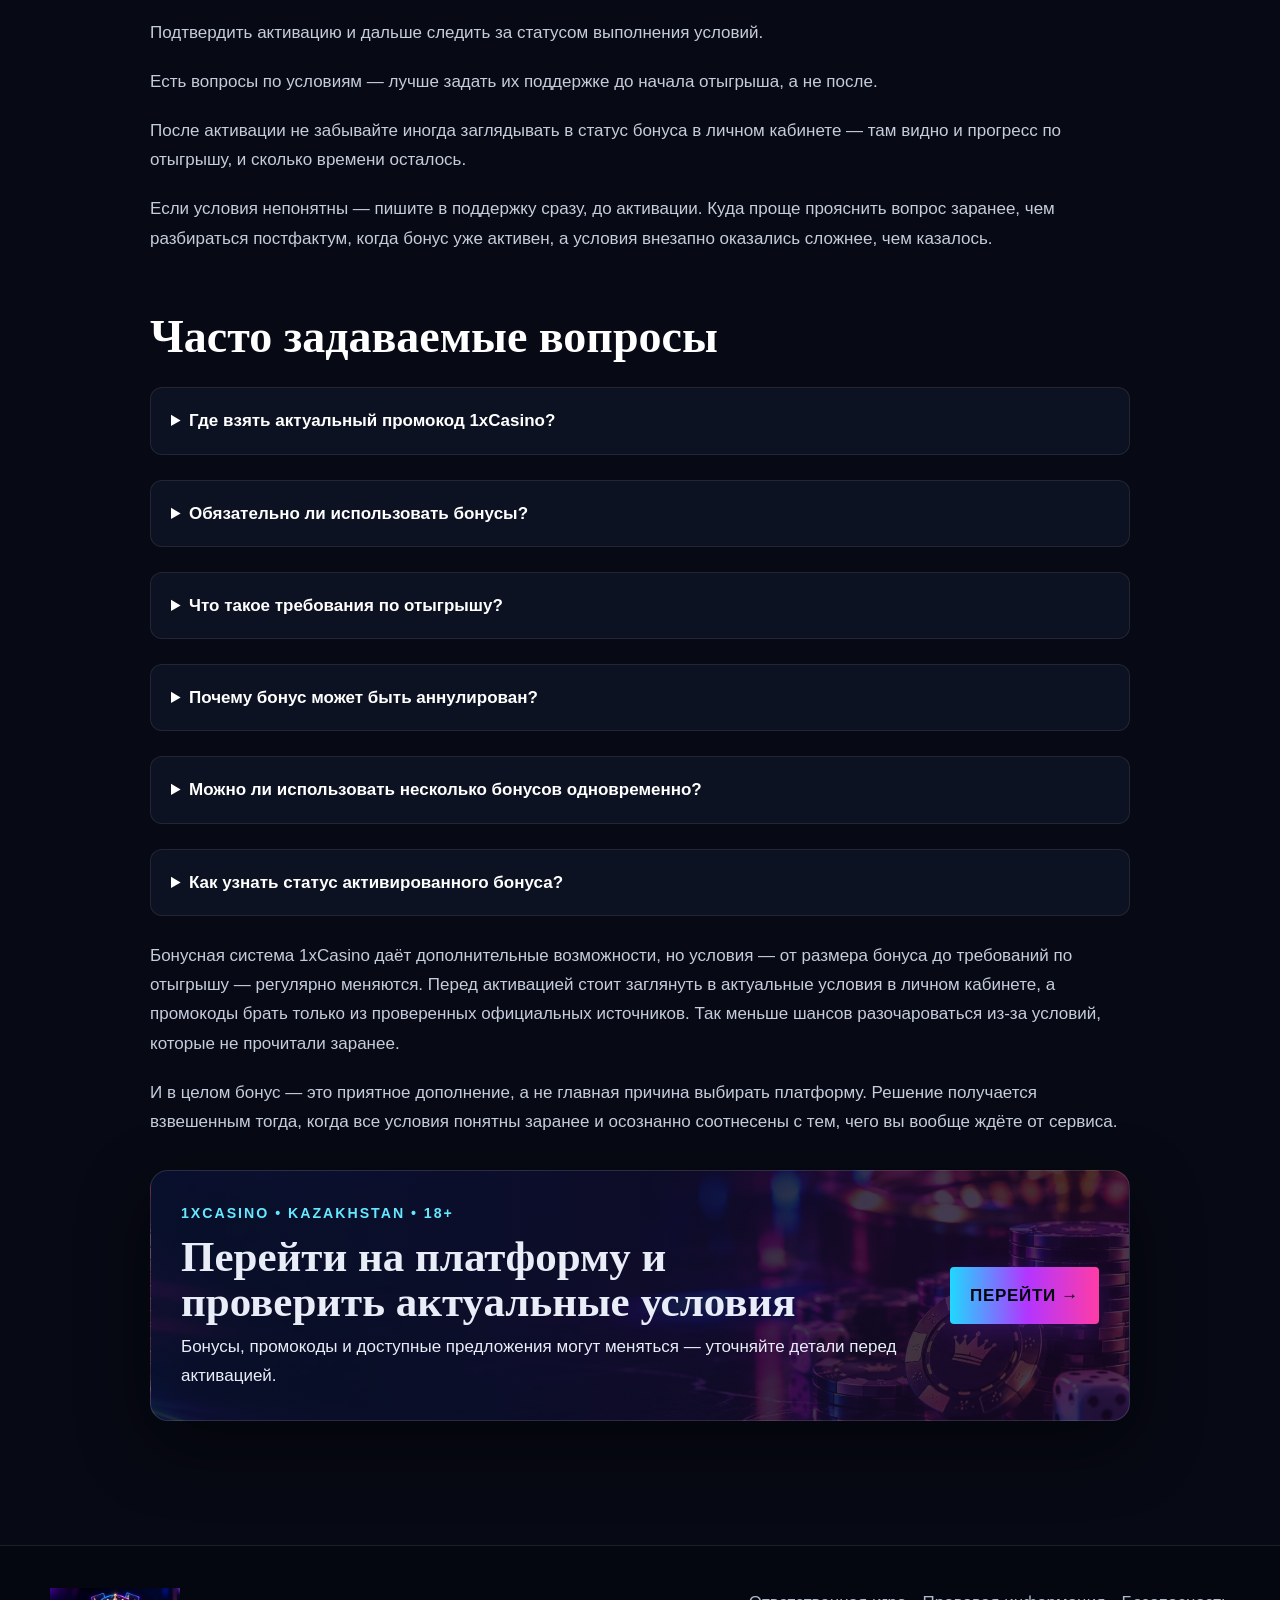
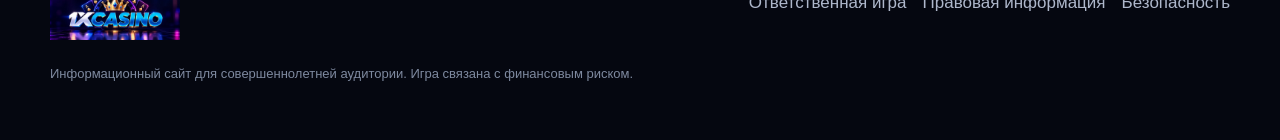
<file: bonuses/index.html>
<!doctype html><html lang="ru-KZ"><head><meta charset="utf-8"><meta name="viewport" content="width=device-width,initial-scale=1"><title>1xCasino бонусы и промокоды — условия и активация</title><meta name="description" content="Приветственный бонус 1xCasino, актуальные промокоды, условия отыгрыша и порядок активации. Как безопасно использовать бонусные предложения."><link rel="canonical" href="https://keremetart.org/bonuses/"><meta name="robots" content="index,follow"><meta property="og:title" content="1xCasino бонусы и промокоды — условия и активация"><meta property="og:description" content="Приветственный бонус 1xCasino, актуальные промокоды, условия отыгрыша и порядок активации. Как безопасно использовать бонусные предложения."><meta property="og:url" content="https://keremetart.org/bonuses/"><meta property="og:type" content="website"><meta property="og:image" content="https://keremetart.org/assets/img/hero.webp"><meta name="twitter:card" content="summary_large_image"><meta name="google-site-verification" content="IQ1TjifK68rYl_b9Txz6n-5LlsHDukWk9YBaYmXzfK4" /><link rel="icon" href="/assets/img/favicon.webp"><link rel="stylesheet" href="/assets/css/site.css?v=1"></head><body><header class="topbar"><div class="wrap head"><a class="brand" href="/"><img src="/assets/img/logo.webp" alt="1xCasino"></a><nav class="nav"><a href="/">Обзор</a><a href="/mirror/">Зеркало</a><a href="/app/">Приложение</a><a href="/account/">Аккаунт</a><a href="/bonuses/">Бонусы</a><a href="/games/">Игры</a><a href="/official-site/">Официальный сайт</a></nav><nav class="mobile-menu"><a href="/">Обзор</a><a href="/mirror/">Зеркало</a><a href="/app/">Приложение</a><a href="/account/">Аккаунт</a><a href="/bonuses/">Бонусы</a></nav><a class="btn" href="/go/">Перейти</a></div></header><section class="hero"><div class="wrap hero-grid"><div><span class="kicker">KEREMETART.ORG / КАЗАХСТАН / 18+</span><h1>1xCasino бонусы и промокоды: условия и активация</h1><p>Приветственный бонус 1xCasino, актуальные промокоды, условия отыгрыша и порядок активации. Как безопасно использовать бонусные предложения.</p><a class="btn" href="/go/">Открыть платформу →</a></div><div class="hero-media"><img src="/assets/img/cta.webp" alt="1xCasino Казахстан"></div></div></section><main class="main"><article class="content"><aside class="offer"><div><small>1XCASINO • KAZAKHSTAN • 18+</small><strong>Перейти на платформу и проверить актуальные условия</strong><span>Бонусы, промокоды и доступные предложения могут меняться — уточняйте детали перед активацией.</span></div><a class="btn" href="/go/">ПЕРЕЙТИ →</a></aside><nav class="toc"><b>Содержание страницы</b><div class="toc-links"><a href="#privetstvennyj-bonus">Приветственный бонус</a><a href="#cto-proverit-pered-aktivaciej">Что проверить перед активацией</a><a href="#promokody">Промокоды</a><a href="#uslovia-ispol-zovania-bonusov">Условия использования бонусов</a><a href="#aktivacia-bonusa">Активация бонуса</a><a href="#casto-zadavaemye-voprosy">Часто задаваемые вопросы</a></div></nav><p class="lead">Разберём бонусную систему 1xCasino: приветственный бонус, промокоды, условия отыгрыша и как всё это активировать. Сразу оговорка — точные суммы, проценты и сроки постоянно меняются, так что цифры здесь не приводим, актуальные смотрите в личном кабинете.</p><p class="lead">Бонусы — тема, которая интересует почти всех, кто приходит на платформу. И именно здесь чаще всего возникает путаница с условиями. Ниже — ключевые моменты, которые помогут не наступить на типичные грабли.</p><h2 id="privetstvennyj-bonus">Приветственный бонус</h2><p class="">Приветственный бонус — стандартное предложение для новичков, способ познакомиться с платформой. Активируется обычно после регистрации, при выполнении определённых условий.</p><p class="">Конкретный размер и структуру бонуса платформа устанавливает сама и время от времени меняет, поэтому цифр здесь не будет — смотрите актуальные условия в личном кабинете, до или сразу после регистрации.</p><p class="">Обычно этот бонус доступен только раз на аккаунт. Поэтому активировать его импульсивно, не глядя, — не лучшая идея: сначала прочитайте условия, а уже потом жмите «активировать».</p><p class="">Кто-то, кстати, сначала немного осваивается на платформе и только потом берёт бонус — так проще понять, как всё устроено, прежде чем браться за отыгрыш.</p><h2 id="cto-proverit-pered-aktivaciej">Что проверить перед активацией</h2><figure class="section-img"><img src="/assets/img/slots.webp" alt="1xCasino Казахстан" loading="lazy"></figure><div class="table-wrap"><table><thead><tr><th>Параметр</th><th>Почему важно</th></tr></thead><tbody><tr><td>Срок действия</td><td>Определяет, сколько времени есть на выполнение условий</td></tr><tr><td>Условия отыгрыша</td><td>Показывают, что нужно сделать, чтобы бонус стал доступен</td></tr><tr><td>Ограничения по категориям</td><td>Не все бонусы распространяются на весь контент</td></tr><tr><td>Минимальная сумма (если применимо)</td><td>Может влиять на право использования бонуса</td></tr><tr><td>Максимальная выплата</td><td>Некоторые предложения ограничивают итоговую сумму выигрыша по бонусу</td></tr></tbody></table></div><p class="">Пробежаться по этим пунктам — минутное дело, а недопонимания потом избежать помогает куда лучше, чем кажется.</p><h2 id="promokody">Промокоды</h2><p class="">Промокод — код, который активирует конкретное бонусное предложение. Вводится либо при регистрации, либо в разделе бонусов личного кабинета.</p><p class="">Часто ищут что-то вроде «1xcasino промокод 2025» или «1xcasino promo code 2026» — в надежде найти рабочий код прямо сейчас. Но у промокодов есть срок действия, и просроченный код просто не сработает. Брать стоит только актуальные коды, и только из официальных источников.</p><p class="">Коды с форумов и сторонних сайтов — та ещё лотерея: либо устарели, либо вообще никогда не были рабочими. Надёжнее всего — смотреть прямо в официальных каналах платформы, там информация появляется быстрее и без искажений.</p><p class="">И ещё деталь: при вводе кода проверяйте регистр букв и лишние пробелы. Из-за одной опечатки система может не распознать вполне рабочий код — обидно, но факт.</p><p class="">Типичные ограничения промокодов</p><div class="table-wrap"><table><thead><tr><th>Тип ограничения</th><th>Пояснение</th></tr></thead><tbody><tr><td>Срок действия</td><td>Код работает только в течение определённого периода</td></tr><tr><td>Разовое использование</td><td>Большинство промокодов можно применить только один раз</td></tr><tr><td>Тип аккаунта</td><td>Некоторые коды предназначены только для новых пользователей</td></tr><tr><td>Региональные ограничения</td><td>Отдельные коды могут действовать не во всех регионах</td></tr><tr><td>Привязка к конкретному предложению</td><td>Код может активировать только одно определённое бонусное предложение</td></tr></tbody></table></div><p class="">Зная эти ограничения заранее, проще понять, почему код вдруг не сработал — и не тратить время на повторные попытки его ввести.</p><h2 id="uslovia-ispol-zovania-bonusov">Условия использования бонусов</h2><p class="">У любого бонуса есть условия, которые нужно выполнить, чтобы получить полный доступ к средствам. Самое частое здесь понятие — требования по отыгрышу (wagering requirements).</p><p class="">Отыгрыш — это когда перед выводом бонусных денег (или выигрыша с них) нужно сначала выполнить определённый объём активности на платформе. Множитель, сроки, какие категории контента засчитываются — всё это устанавливается отдельно для каждого предложения и может сильно отличаться.</p><p class="">Разобраться в механике отыгрыша стоит до того, как жмёте «активировать», а не после. Заманчивое на вид предложение может оказаться неудобным именно из-за условий отыгрыша — если они не вписываются в то, как вы обычно пользуетесь платформой.</p><p class="">Тем, кто предпочитает простой и предсказуемый опыт, лучше заранее прикинуть, насколько бонус соответствует их обычному объёму активности — прежде чем в него ввязываться.</p><p class="">Кроме отыгрыша, стоит смотреть на максимальную ставку при использовании бонусных средств и на то, к каким категориям контента бонус вообще применим. Именно из-за невнимания к этим деталям бонус нередко сгорает раньше, чем им успевают воспользоваться.</p><p class="">И важный момент: условия у разных бонусов почти никогда полностью не совпадают, даже если предложения выглядят похоже. Так что читать условия перед каждой активацией — не формальность для галочки, а вещь, которая напрямую влияет на результат.</p><p class="">Плюс условия периодически пересматриваются самой платформой. Так что даже знакомое по прошлому опыту предложение стоит перепроверить заново, а не полагаться на память.</p><h2 id="aktivacia-bonusa">Активация бонуса</h2><p class="">Сам процесс обычно простой:</p><p class="">Зайти в личный кабинет, открыть раздел с бонусами.</p><p class="">Посмотреть доступные предложения или ввести промокод в поле.</p><p class="">Прочитать условия — да, именно прочитать, а не пролистать.</p><p class="">Подтвердить активацию и дальше следить за статусом выполнения условий.</p><p class="">Есть вопросы по условиям — лучше задать их поддержке до начала отыгрыша, а не после.</p><p class="">После активации не забывайте иногда заглядывать в статус бонуса в личном кабинете — там видно и прогресс по отыгрышу, и сколько времени осталось.</p><p class="">Если условия непонятны — пишите в поддержку сразу, до активации. Куда проще прояснить вопрос заранее, чем разбираться постфактум, когда бонус уже активен, а условия внезапно оказались сложнее, чем казалось.</p><h2 id="casto-zadavaemye-voprosy">Часто задаваемые вопросы</h2><div class="faq"><details><summary>Где взять актуальный промокод 1xCasino?</summary><p>Только на официальных ресурсах платформы — устаревшие или неофициальные коды либо не сработают, либо окажутся фейковыми.</p></details></div><div class="faq"><details><summary>Обязательно ли использовать бонусы?</summary><p>Нет, это опция, а не обязательное условие для игры на платформе.</p></details></div><div class="faq"><details><summary>Что такое требования по отыгрышу?</summary><p>Условия, которые нужно выполнить до того, как бонусные средства (или выигрыш с них) станут доступны для вывода. Параметры у каждого предложения свои.</p></details></div><div class="faq"><details><summary>Почему бонус может быть аннулирован?</summary><p>Чаще всего — не успели выполнить условия в срок, использовали просроченный код или нарушили правила платформы.</p></details></div><div class="faq"><details><summary>Можно ли использовать несколько бонусов одновременно?</summary><p>Зависит от условий конкретных предложений — точный ответ смотрите в личном кабинете.</p></details></div><div class="faq"><details><summary>Как узнать статус активированного бонуса?</summary><p>В разделе бонусов личного кабинета — там прогресс отыгрыша и оставшийся срок действия.</p></details></div><p class="">Бонусная система 1xCasino даёт дополнительные возможности, но условия — от размера бонуса до требований по отыгрышу — регулярно меняются. Перед активацией стоит заглянуть в актуальные условия в личном кабинете, а промокоды брать только из проверенных официальных источников. Так меньше шансов разочароваться из-за условий, которые не прочитали заранее.</p><p class="">И в целом бонус — это приятное дополнение, а не главная причина выбирать платформу. Решение получается взвешенным тогда, когда все условия понятны заранее и осознанно соотнесены с тем, чего вы вообще ждёте от сервиса.</p><aside class="offer"><div><small>1XCASINO • KAZAKHSTAN • 18+</small><strong>Перейти на платформу и проверить актуальные условия</strong><span>Бонусы, промокоды и доступные предложения могут меняться — уточняйте детали перед активацией.</span></div><a class="btn" href="/go/">ПЕРЕЙТИ →</a></aside></article></main><footer class="footer"><div class="wrap foot"><div><img src="/assets/img/logo.webp" alt="1xCasino" style="width:130px"><p class="muted">Информационный сайт для совершеннолетней аудитории. Игра связана с финансовым риском.</p></div><div class="foot-links"><a href="/responsible-gaming/">Ответственная игра</a><a href="/legal/">Правовая информация</a><a href="/official-site/">Безопасность</a></div></div></footer><script src="/assets/js/site.js"></script></body></html>
</file>
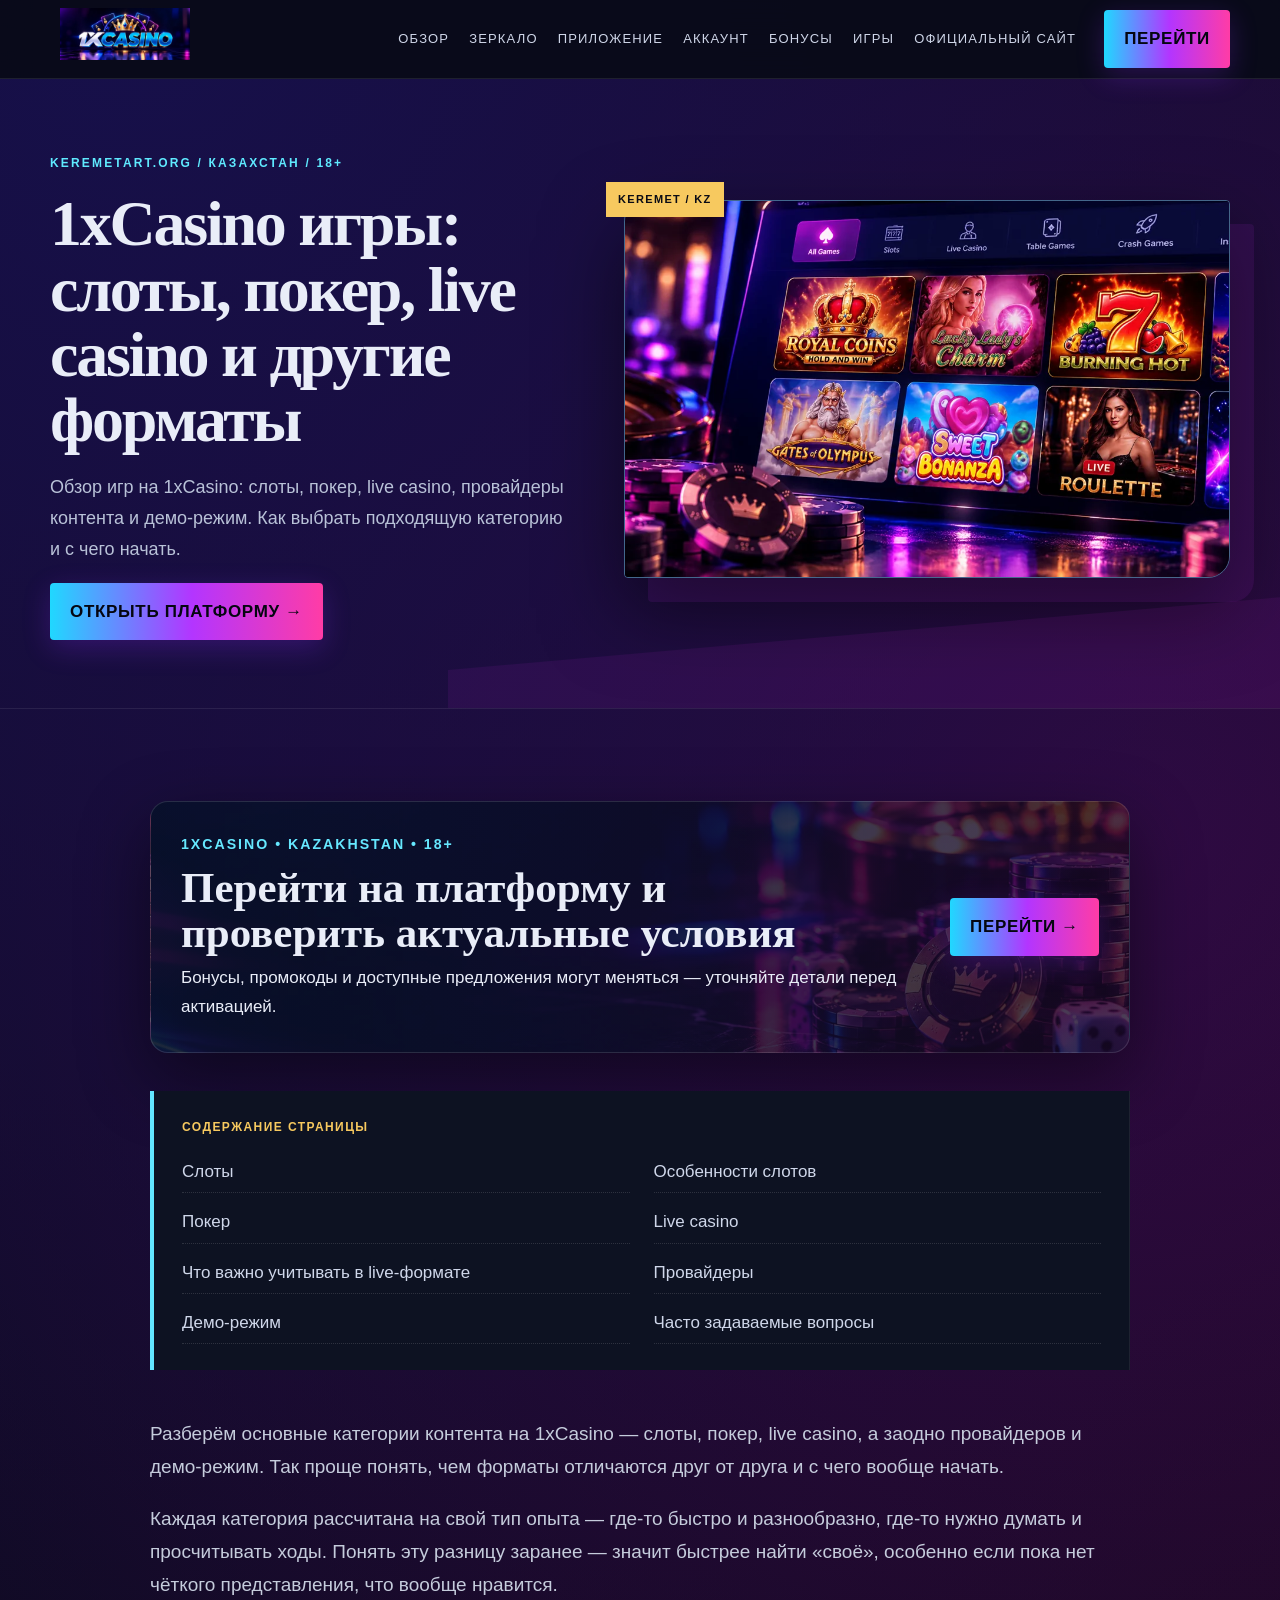
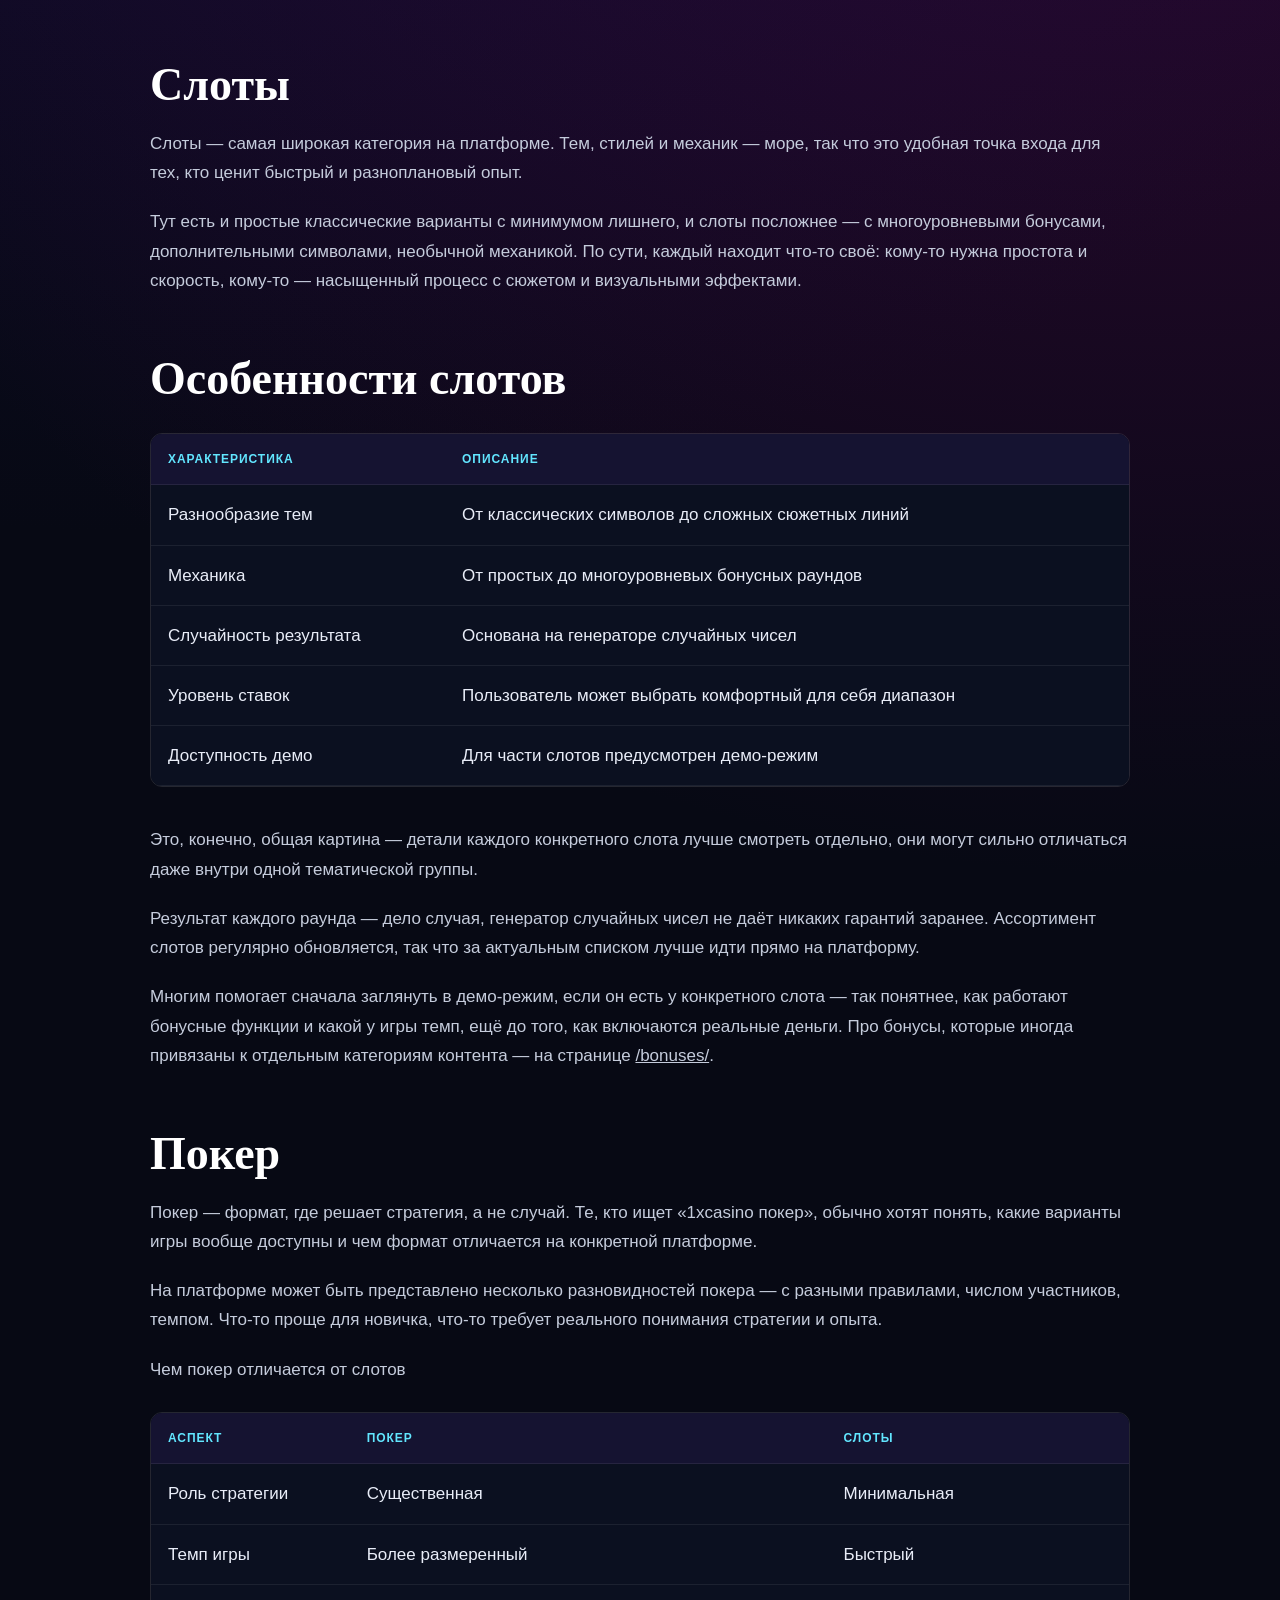
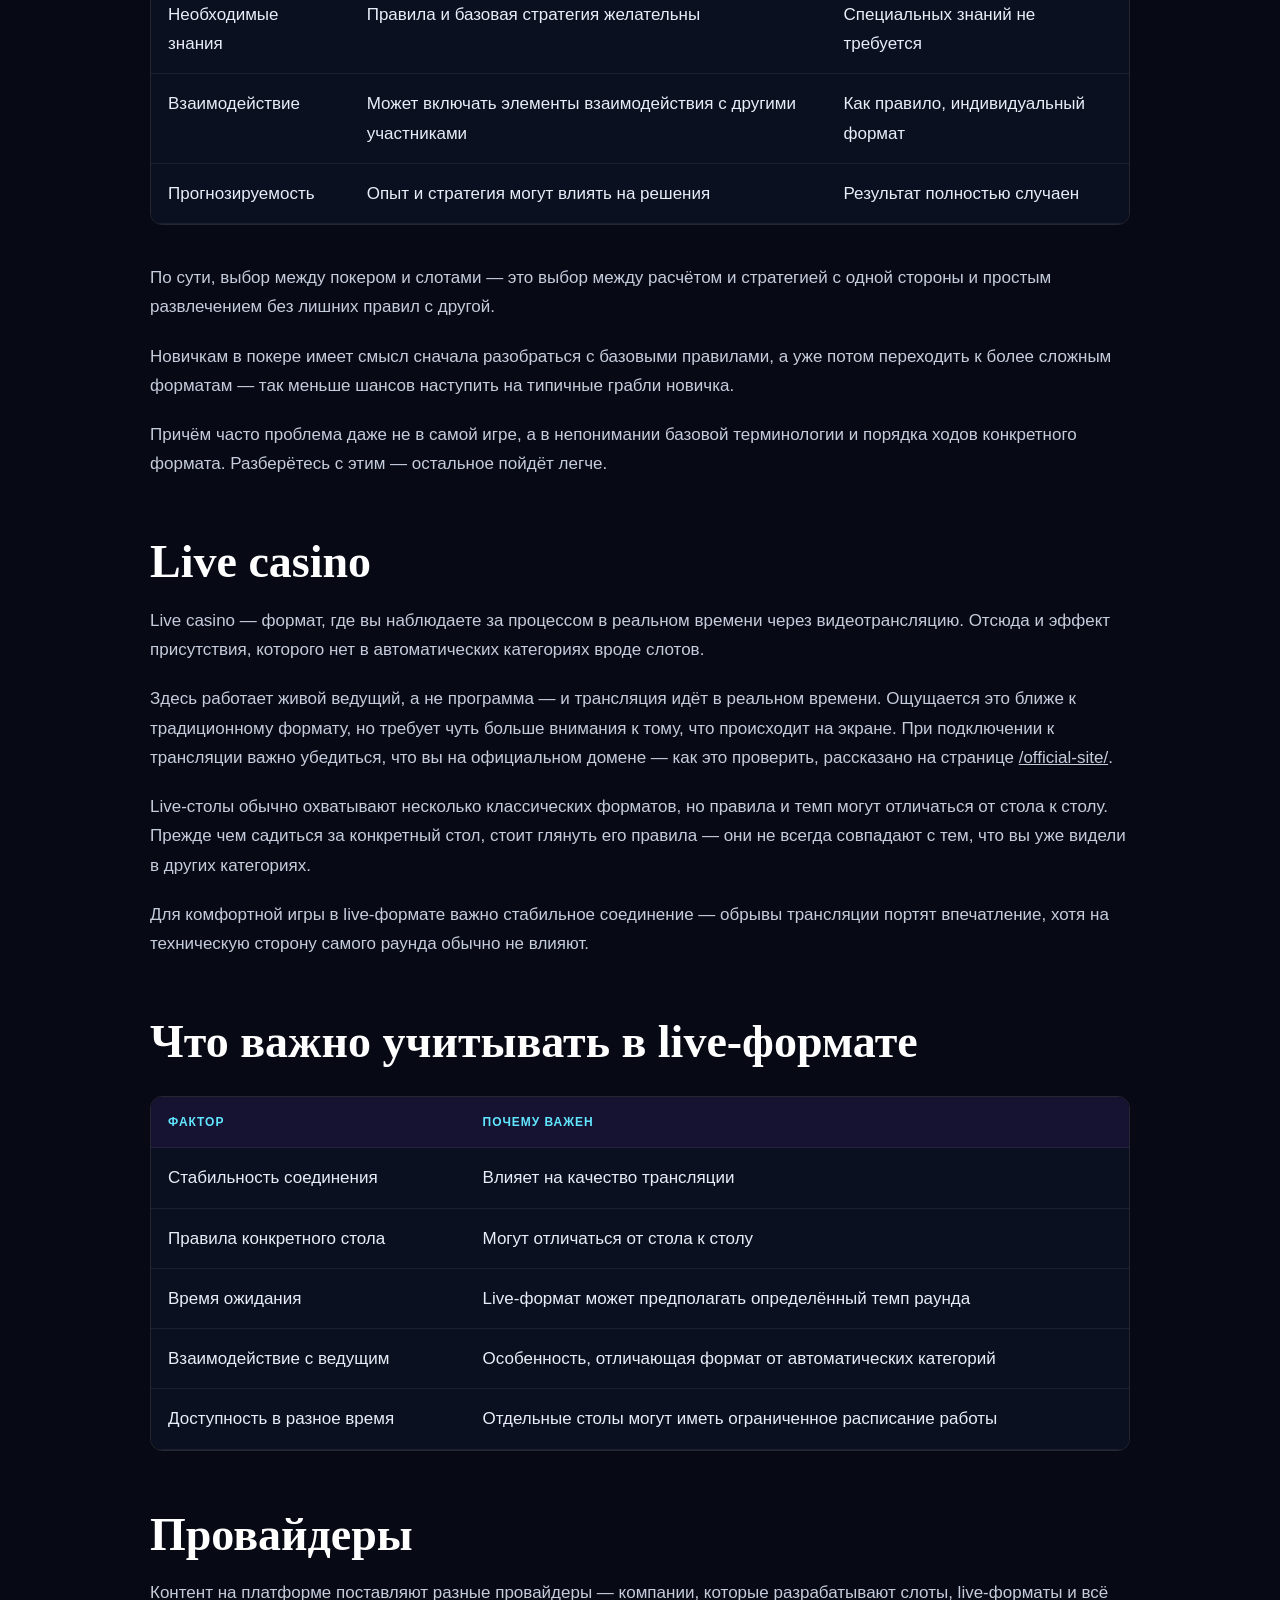
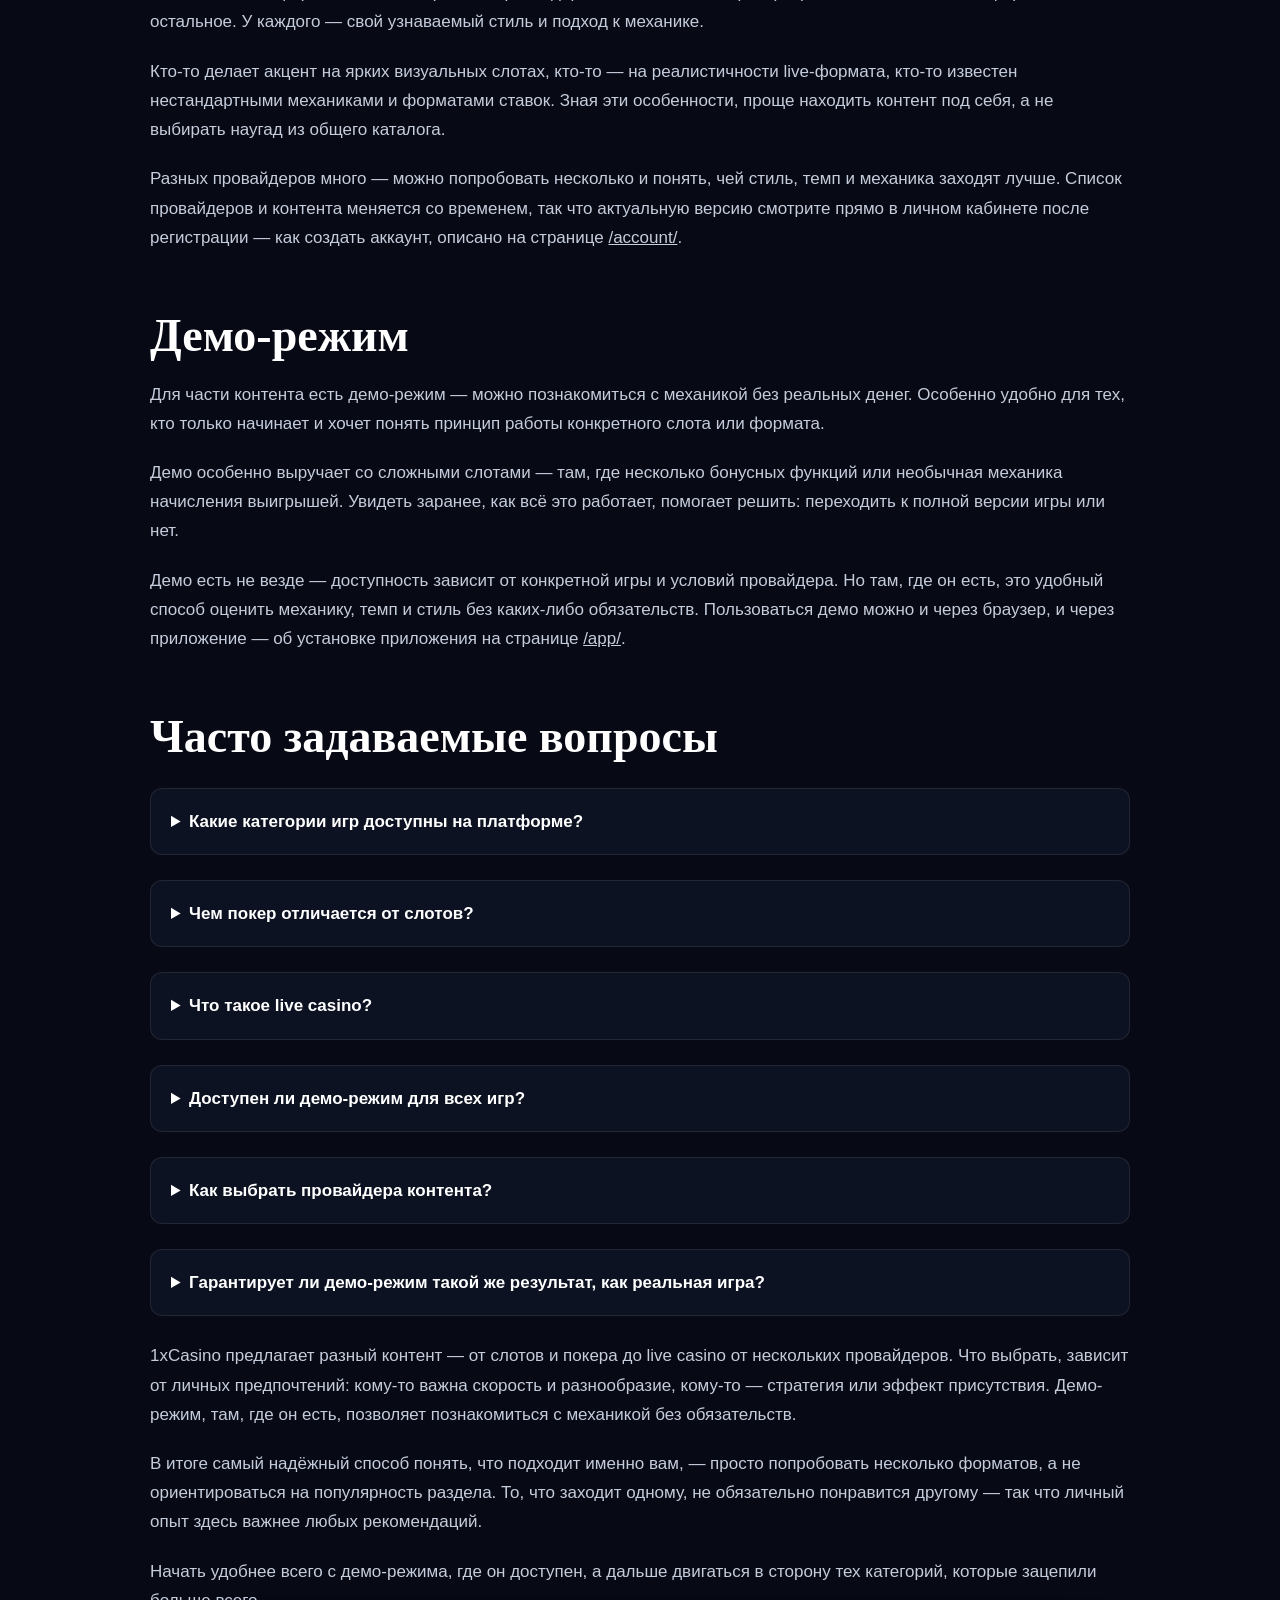
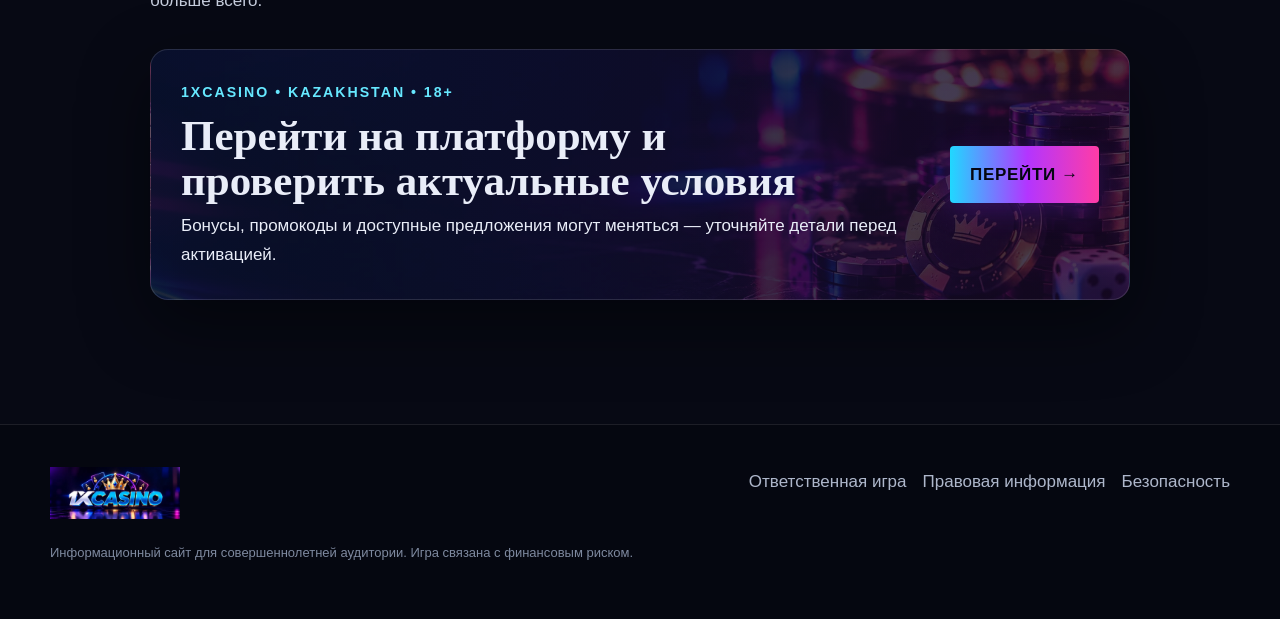
<file: games/index.html>
<!doctype html><html lang="ru-KZ"><head><meta charset="utf-8"><meta name="viewport" content="width=device-width,initial-scale=1"><title>1xCasino игры — слоты, покер, live casino и провайдеры</title><meta name="description" content="Обзор игр на 1xCasino: слоты, покер, live casino, провайдеры контента и демо-режим. Как выбрать подходящую категорию и с чего начать."><link rel="canonical" href="https://keremetart.org/games/"><meta name="robots" content="index,follow"><meta property="og:title" content="1xCasino игры — слоты, покер, live casino и провайдеры"><meta property="og:description" content="Обзор игр на 1xCasino: слоты, покер, live casino, провайдеры контента и демо-режим. Как выбрать подходящую категорию и с чего начать."><meta property="og:url" content="https://keremetart.org/games/"><meta property="og:type" content="website"><meta property="og:image" content="https://keremetart.org/assets/img/hero.webp"><meta name="twitter:card" content="summary_large_image"><meta name="google-site-verification" content="IQ1TjifK68rYl_b9Txz6n-5LlsHDukWk9YBaYmXzfK4" /><link rel="icon" href="/assets/img/favicon.webp"><link rel="stylesheet" href="/assets/css/site.css?v=1"></head><body><header class="topbar"><div class="wrap head"><a class="brand" href="/"><img src="/assets/img/logo.webp" alt="1xCasino"></a><nav class="nav"><a href="/">Обзор</a><a href="/mirror/">Зеркало</a><a href="/app/">Приложение</a><a href="/account/">Аккаунт</a><a href="/bonuses/">Бонусы</a><a href="/games/">Игры</a><a href="/official-site/">Официальный сайт</a></nav><nav class="mobile-menu"><a href="/">Обзор</a><a href="/mirror/">Зеркало</a><a href="/app/">Приложение</a><a href="/account/">Аккаунт</a><a href="/bonuses/">Бонусы</a></nav><a class="btn" href="/go/">Перейти</a></div></header><section class="hero"><div class="wrap hero-grid"><div><span class="kicker">KEREMETART.ORG / КАЗАХСТАН / 18+</span><h1>1xCasino игры: слоты, покер, live casino и другие форматы</h1><p>Обзор игр на 1xCasino: слоты, покер, live casino, провайдеры контента и демо-режим. Как выбрать подходящую категорию и с чего начать.</p><a class="btn" href="/go/">Открыть платформу →</a></div><div class="hero-media"><img src="/assets/img/games.webp" alt="1xCasino Казахстан"></div></div></section><main class="main"><article class="content"><aside class="offer"><div><small>1XCASINO • KAZAKHSTAN • 18+</small><strong>Перейти на платформу и проверить актуальные условия</strong><span>Бонусы, промокоды и доступные предложения могут меняться — уточняйте детали перед активацией.</span></div><a class="btn" href="/go/">ПЕРЕЙТИ →</a></aside><nav class="toc"><b>Содержание страницы</b><div class="toc-links"><a href="#sloty">Слоты</a><a href="#osobennosti-slotov">Особенности слотов</a><a href="#poker">Покер</a><a href="#live-casino">Live casino</a><a href="#cto-vajno-ucityvat-v-live-formate">Что важно учитывать в live-формате</a><a href="#provajdery">Провайдеры</a><a href="#demo-rejim">Демо-режим</a><a href="#casto-zadavaemye-voprosy">Часто задаваемые вопросы</a></div></nav><p class="lead">Разберём основные категории контента на 1xCasino — слоты, покер, live casino, а заодно провайдеров и демо-режим. Так проще понять, чем форматы отличаются друг от друга и с чего вообще начать.</p><p class="lead">Каждая категория рассчитана на свой тип опыта — где-то быстро и разнообразно, где-то нужно думать и просчитывать ходы. Понять эту разницу заранее — значит быстрее найти «своё», особенно если пока нет чёткого представления, что вообще нравится.</p><h2 id="sloty">Слоты</h2><p class="">Слоты — самая широкая категория на платформе. Тем, стилей и механик — море, так что это удобная точка входа для тех, кто ценит быстрый и разноплановый опыт.</p><p class="">Тут есть и простые классические варианты с минимумом лишнего, и слоты посложнее — с многоуровневыми бонусами, дополнительными символами, необычной механикой. По сути, каждый находит что-то своё: кому-то нужна простота и скорость, кому-то — насыщенный процесс с сюжетом и визуальными эффектами.</p><h2 id="osobennosti-slotov">Особенности слотов</h2><div class="table-wrap"><table><thead><tr><th>Характеристика</th><th>Описание</th></tr></thead><tbody><tr><td>Разнообразие тем</td><td>От классических символов до сложных сюжетных линий</td></tr><tr><td>Механика</td><td>От простых до многоуровневых бонусных раундов</td></tr><tr><td>Случайность результата</td><td>Основана на генераторе случайных чисел</td></tr><tr><td>Уровень ставок</td><td>Пользователь может выбрать комфортный для себя диапазон</td></tr><tr><td>Доступность демо</td><td>Для части слотов предусмотрен демо-режим</td></tr></tbody></table></div><p class="">Это, конечно, общая картина — детали каждого конкретного слота лучше смотреть отдельно, они могут сильно отличаться даже внутри одной тематической группы.</p><p class="">Результат каждого раунда — дело случая, генератор случайных чисел не даёт никаких гарантий заранее. Ассортимент слотов регулярно обновляется, так что за актуальным списком лучше идти прямо на платформу.</p><p class="">Многим помогает сначала заглянуть в демо-режим, если он есть у конкретного слота — так понятнее, как работают бонусные функции и какой у игры темп, ещё до того, как включаются реальные деньги. Про бонусы, которые иногда привязаны к отдельным категориям контента — на странице <a href="/bonuses/">/bonuses/</a>.</p><h2 id="poker">Покер</h2><p class="">Покер — формат, где решает стратегия, а не случай. Те, кто ищет «1xcasino покер», обычно хотят понять, какие варианты игры вообще доступны и чем формат отличается на конкретной платформе.</p><p class="">На платформе может быть представлено несколько разновидностей покера — с разными правилами, числом участников, темпом. Что-то проще для новичка, что-то требует реального понимания стратегии и опыта.</p><p class="">Чем покер отличается от слотов</p><div class="table-wrap"><table><thead><tr><th>Аспект</th><th>Покер</th><th>Слоты</th></tr></thead><tbody><tr><td>Роль стратегии</td><td>Существенная</td><td>Минимальная</td></tr><tr><td>Темп игры</td><td>Более размеренный</td><td>Быстрый</td></tr><tr><td>Необходимые знания</td><td>Правила и базовая стратегия желательны</td><td>Специальных знаний не требуется</td></tr><tr><td>Взаимодействие</td><td>Может включать элементы взаимодействия с другими участниками</td><td>Как правило, индивидуальный формат</td></tr><tr><td>Прогнозируемость</td><td>Опыт и стратегия могут влиять на решения</td><td>Результат полностью случаен</td></tr></tbody></table></div><p class="">По сути, выбор между покером и слотами — это выбор между расчётом и стратегией с одной стороны и простым развлечением без лишних правил с другой.</p><p class="">Новичкам в покере имеет смысл сначала разобраться с базовыми правилами, а уже потом переходить к более сложным форматам — так меньше шансов наступить на типичные грабли новичка.</p><p class="">Причём часто проблема даже не в самой игре, а в непонимании базовой терминологии и порядка ходов конкретного формата. Разберётесь с этим — остальное пойдёт легче.</p><h2 id="live-casino">Live casino</h2><p class="">Live casino — формат, где вы наблюдаете за процессом в реальном времени через видеотрансляцию. Отсюда и эффект присутствия, которого нет в автоматических категориях вроде слотов.</p><p class="">Здесь работает живой ведущий, а не программа — и трансляция идёт в реальном времени. Ощущается это ближе к традиционному формату, но требует чуть больше внимания к тому, что происходит на экране. При подключении к трансляции важно убедиться, что вы на официальном домене — как это проверить, рассказано на странице <a href="/official-site/">/official-site/</a>.</p><p class="">Live-столы обычно охватывают несколько классических форматов, но правила и темп могут отличаться от стола к столу. Прежде чем садиться за конкретный стол, стоит глянуть его правила — они не всегда совпадают с тем, что вы уже видели в других категориях.</p><p class="">Для комфортной игры в live-формате важно стабильное соединение — обрывы трансляции портят впечатление, хотя на техническую сторону самого раунда обычно не влияют.</p><h2 id="cto-vajno-ucityvat-v-live-formate">Что важно учитывать в live-формате</h2><div class="table-wrap"><table><thead><tr><th>Фактор</th><th>Почему важен</th></tr></thead><tbody><tr><td>Стабильность соединения</td><td>Влияет на качество трансляции</td></tr><tr><td>Правила конкретного стола</td><td>Могут отличаться от стола к столу</td></tr><tr><td>Время ожидания</td><td>Live-формат может предполагать определённый темп раунда</td></tr><tr><td>Взаимодействие с ведущим</td><td>Особенность, отличающая формат от автоматических категорий</td></tr><tr><td>Доступность в разное время</td><td>Отдельные столы могут иметь ограниченное расписание работы</td></tr></tbody></table></div><h2 id="provajdery">Провайдеры</h2><p class="">Контент на платформе поставляют разные провайдеры — компании, которые разрабатывают слоты, live-форматы и всё остальное. У каждого — свой узнаваемый стиль и подход к механике.</p><p class="">Кто-то делает акцент на ярких визуальных слотах, кто-то — на реалистичности live-формата, кто-то известен нестандартными механиками и форматами ставок. Зная эти особенности, проще находить контент под себя, а не выбирать наугад из общего каталога.</p><p class="">Разных провайдеров много — можно попробовать несколько и понять, чей стиль, темп и механика заходят лучше. Список провайдеров и контента меняется со временем, так что актуальную версию смотрите прямо в личном кабинете после регистрации — как создать аккаунт, описано на странице <a href="/account/">/account/</a>.</p><h2 id="demo-rejim">Демо-режим</h2><p class="">Для части контента есть демо-режим — можно познакомиться с механикой без реальных денег. Особенно удобно для тех, кто только начинает и хочет понять принцип работы конкретного слота или формата.</p><p class="">Демо особенно выручает со сложными слотами — там, где несколько бонусных функций или необычная механика начисления выигрышей. Увидеть заранее, как всё это работает, помогает решить: переходить к полной версии игры или нет.</p><p class="">Демо есть не везде — доступность зависит от конкретной игры и условий провайдера. Но там, где он есть, это удобный способ оценить механику, темп и стиль без каких-либо обязательств. Пользоваться демо можно и через браузер, и через приложение — об установке приложения на странице <a href="/app/">/app/</a>.</p><h2 id="casto-zadavaemye-voprosy">Часто задаваемые вопросы</h2><div class="faq"><details><summary>Какие категории игр доступны на платформе?</summary><p>Слоты, покер, live casino и другие форматы — полный список смотрите на платформе после регистрации.</p></details></div><div class="faq"><details><summary>Чем покер отличается от слотов?</summary><p>В покере многое зависит от стратегии и решений игрока, в слотах результат определяет генератор случайных чисел.</p></details></div><div class="faq"><details><summary>Что такое live casino?</summary><p>Формат, где вы наблюдаете за процессом через видеотрансляцию в реальном времени.</p></details></div><div class="faq"><details><summary>Доступен ли демо-режим для всех игр?</summary><p>Нет, зависит от конкретной игры и условий провайдера.</p></details></div><div class="faq"><details><summary>Как выбрать провайдера контента?</summary><p>Ориентируйтесь на визуальный стиль и механику — проще всего попробовать несколько провайдеров и сравнить.</p></details></div><div class="faq"><details><summary>Гарантирует ли демо-режим такой же результат, как реальная игра?</summary><p>Демо показывает механику и логику игры, но не заменяет полноценный опыт с реальными средствами.</p></details></div><p class="">1xCasino предлагает разный контент — от слотов и покера до live casino от нескольких провайдеров. Что выбрать, зависит от личных предпочтений: кому-то важна скорость и разнообразие, кому-то — стратегия или эффект присутствия. Демо-режим, там, где он есть, позволяет познакомиться с механикой без обязательств.</p><p class="">В итоге самый надёжный способ понять, что подходит именно вам, — просто попробовать несколько форматов, а не ориентироваться на популярность раздела. То, что заходит одному, не обязательно понравится другому — так что личный опыт здесь важнее любых рекомендаций.</p><p class="">Начать удобнее всего с демо-режима, где он доступен, а дальше двигаться в сторону тех категорий, которые зацепили больше всего.</p><aside class="offer"><div><small>1XCASINO • KAZAKHSTAN • 18+</small><strong>Перейти на платформу и проверить актуальные условия</strong><span>Бонусы, промокоды и доступные предложения могут меняться — уточняйте детали перед активацией.</span></div><a class="btn" href="/go/">ПЕРЕЙТИ →</a></aside></article></main><footer class="footer"><div class="wrap foot"><div><img src="/assets/img/logo.webp" alt="1xCasino" style="width:130px"><p class="muted">Информационный сайт для совершеннолетней аудитории. Игра связана с финансовым риском.</p></div><div class="foot-links"><a href="/responsible-gaming/">Ответственная игра</a><a href="/legal/">Правовая информация</a><a href="/official-site/">Безопасность</a></div></div></footer><script src="/assets/js/site.js"></script></body></html>
</file>
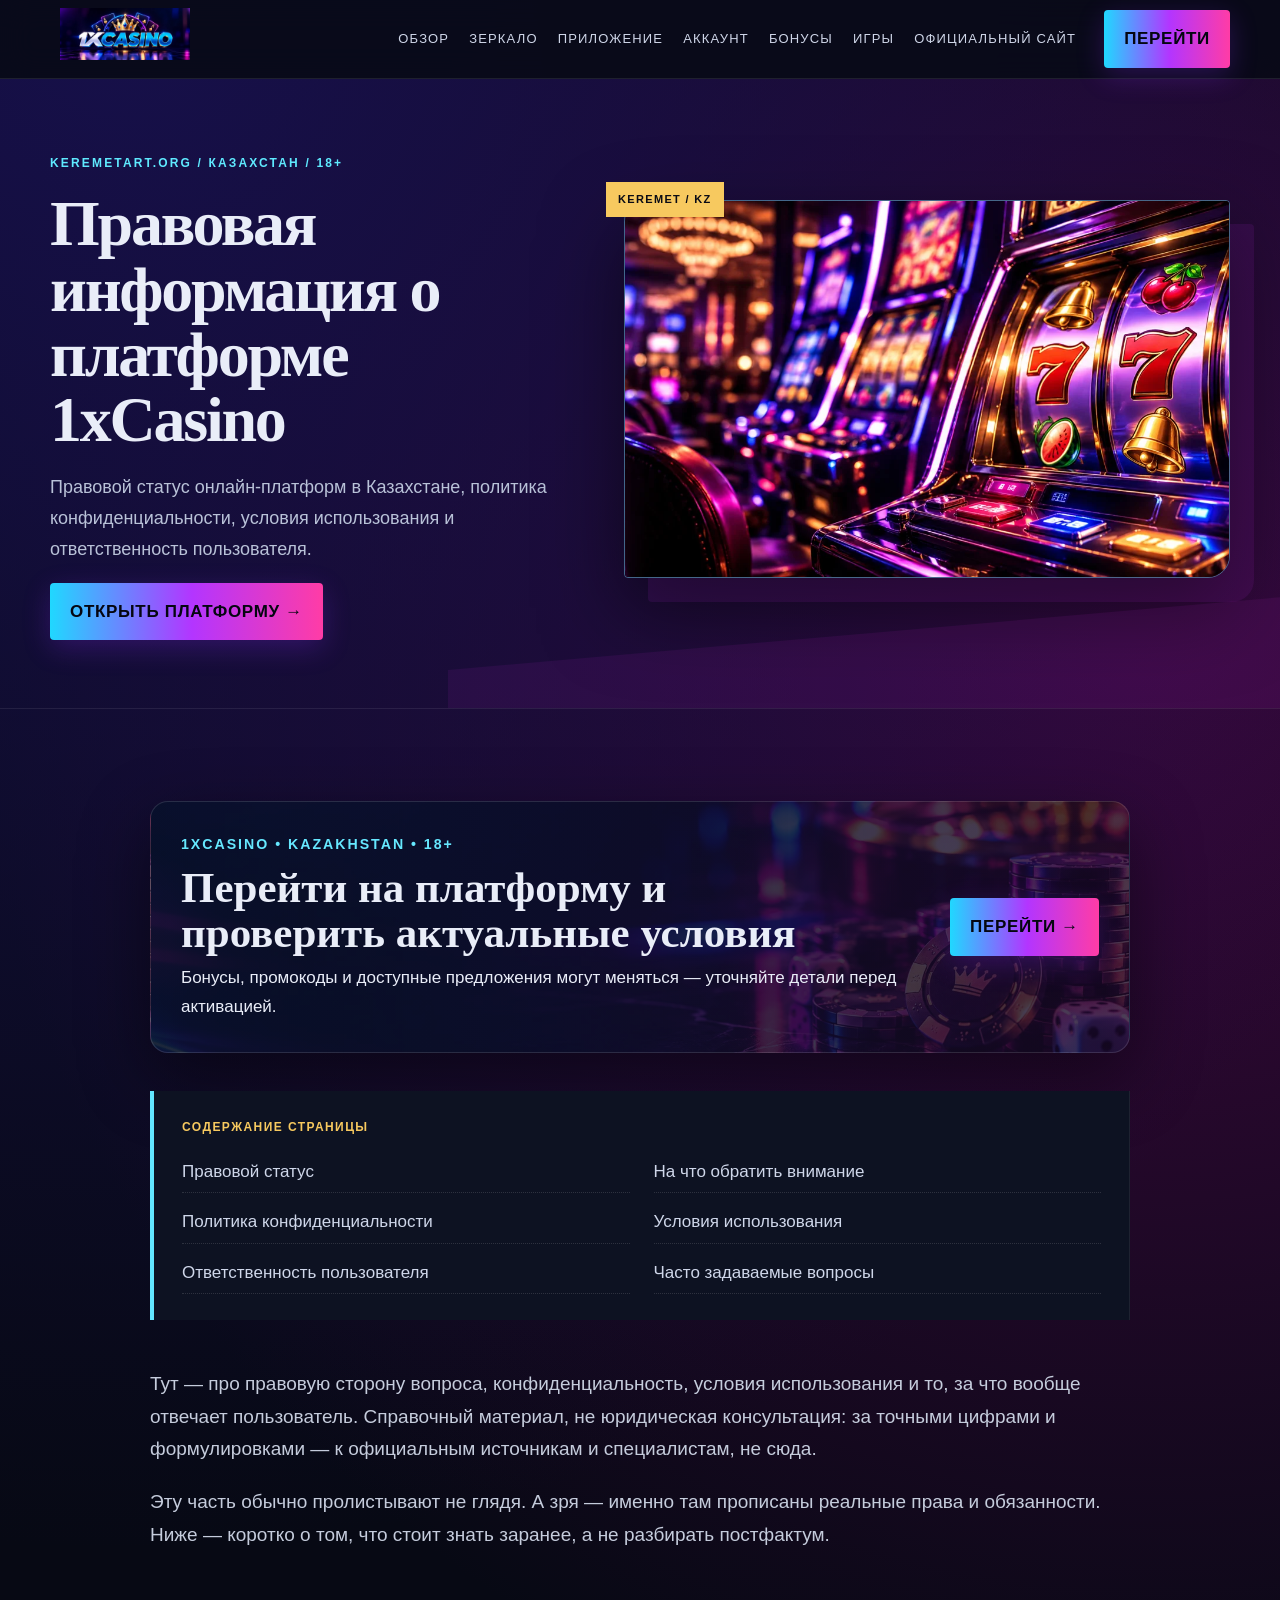
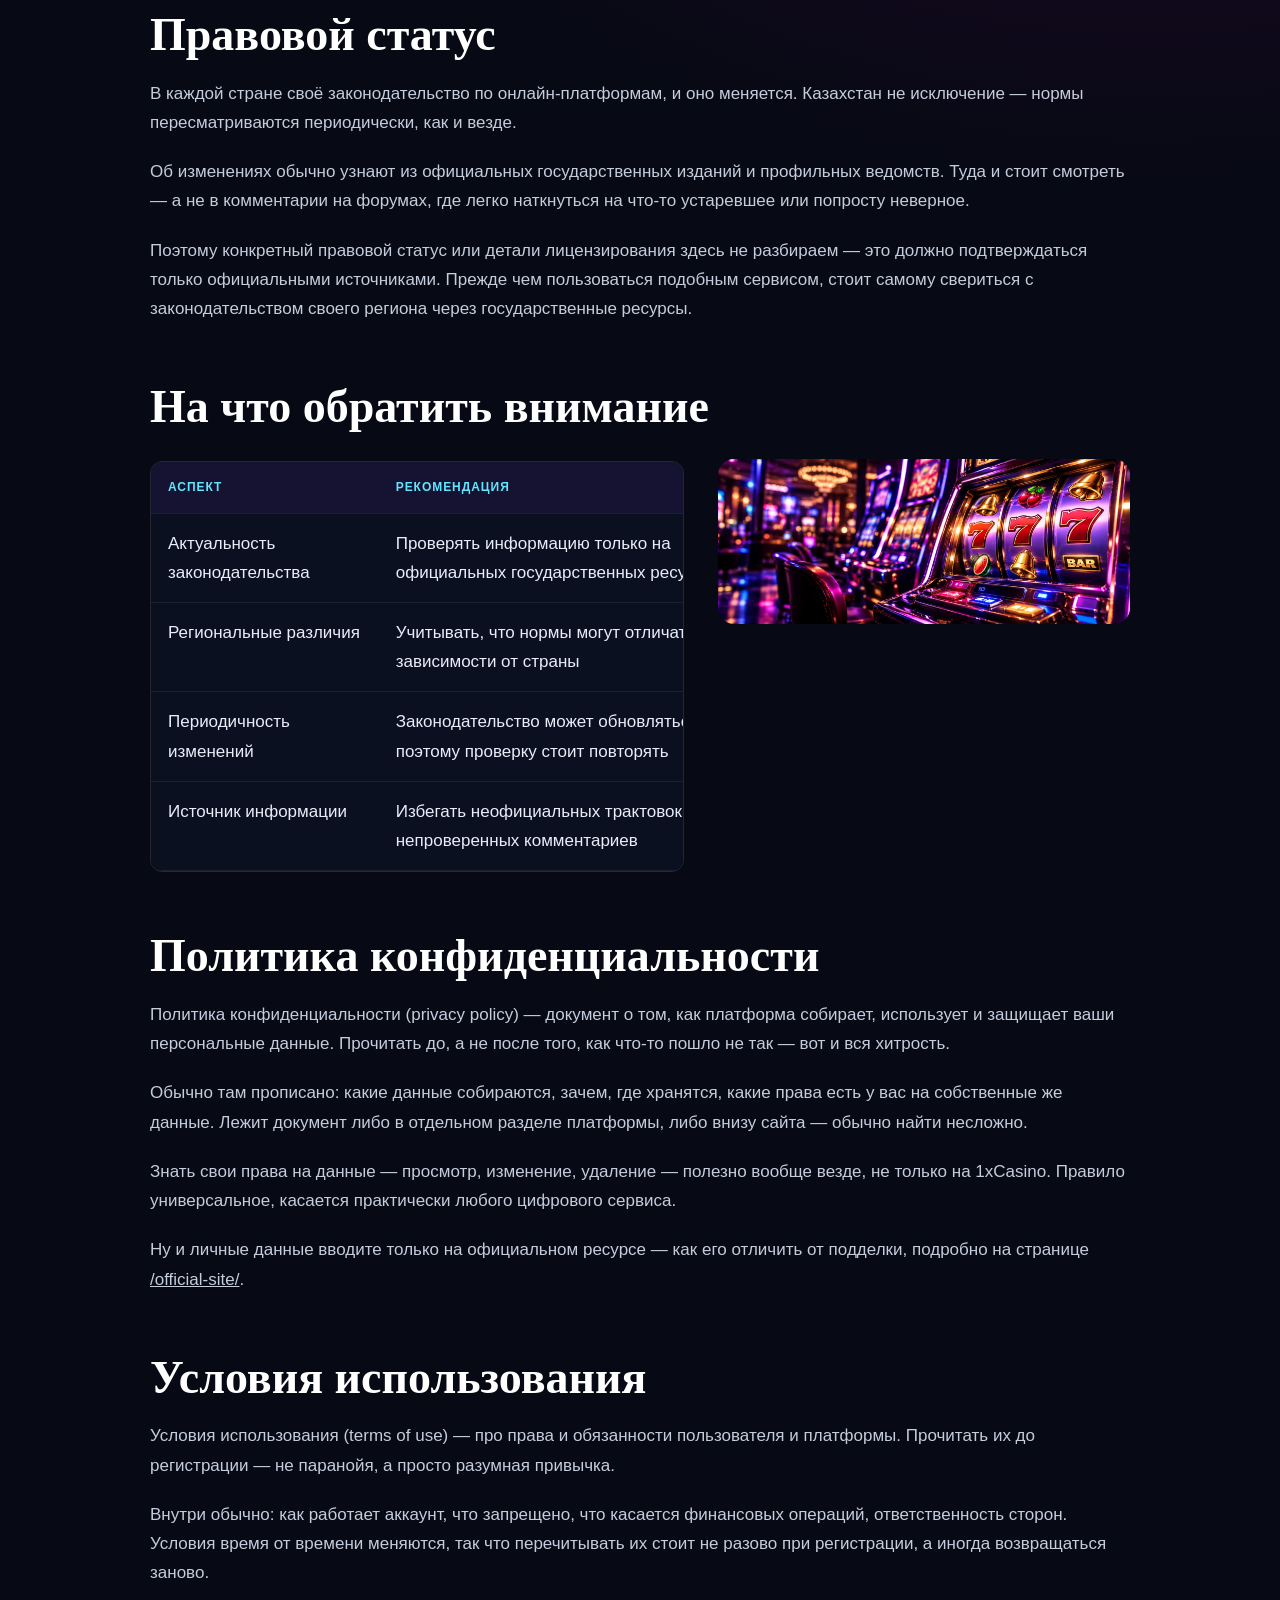
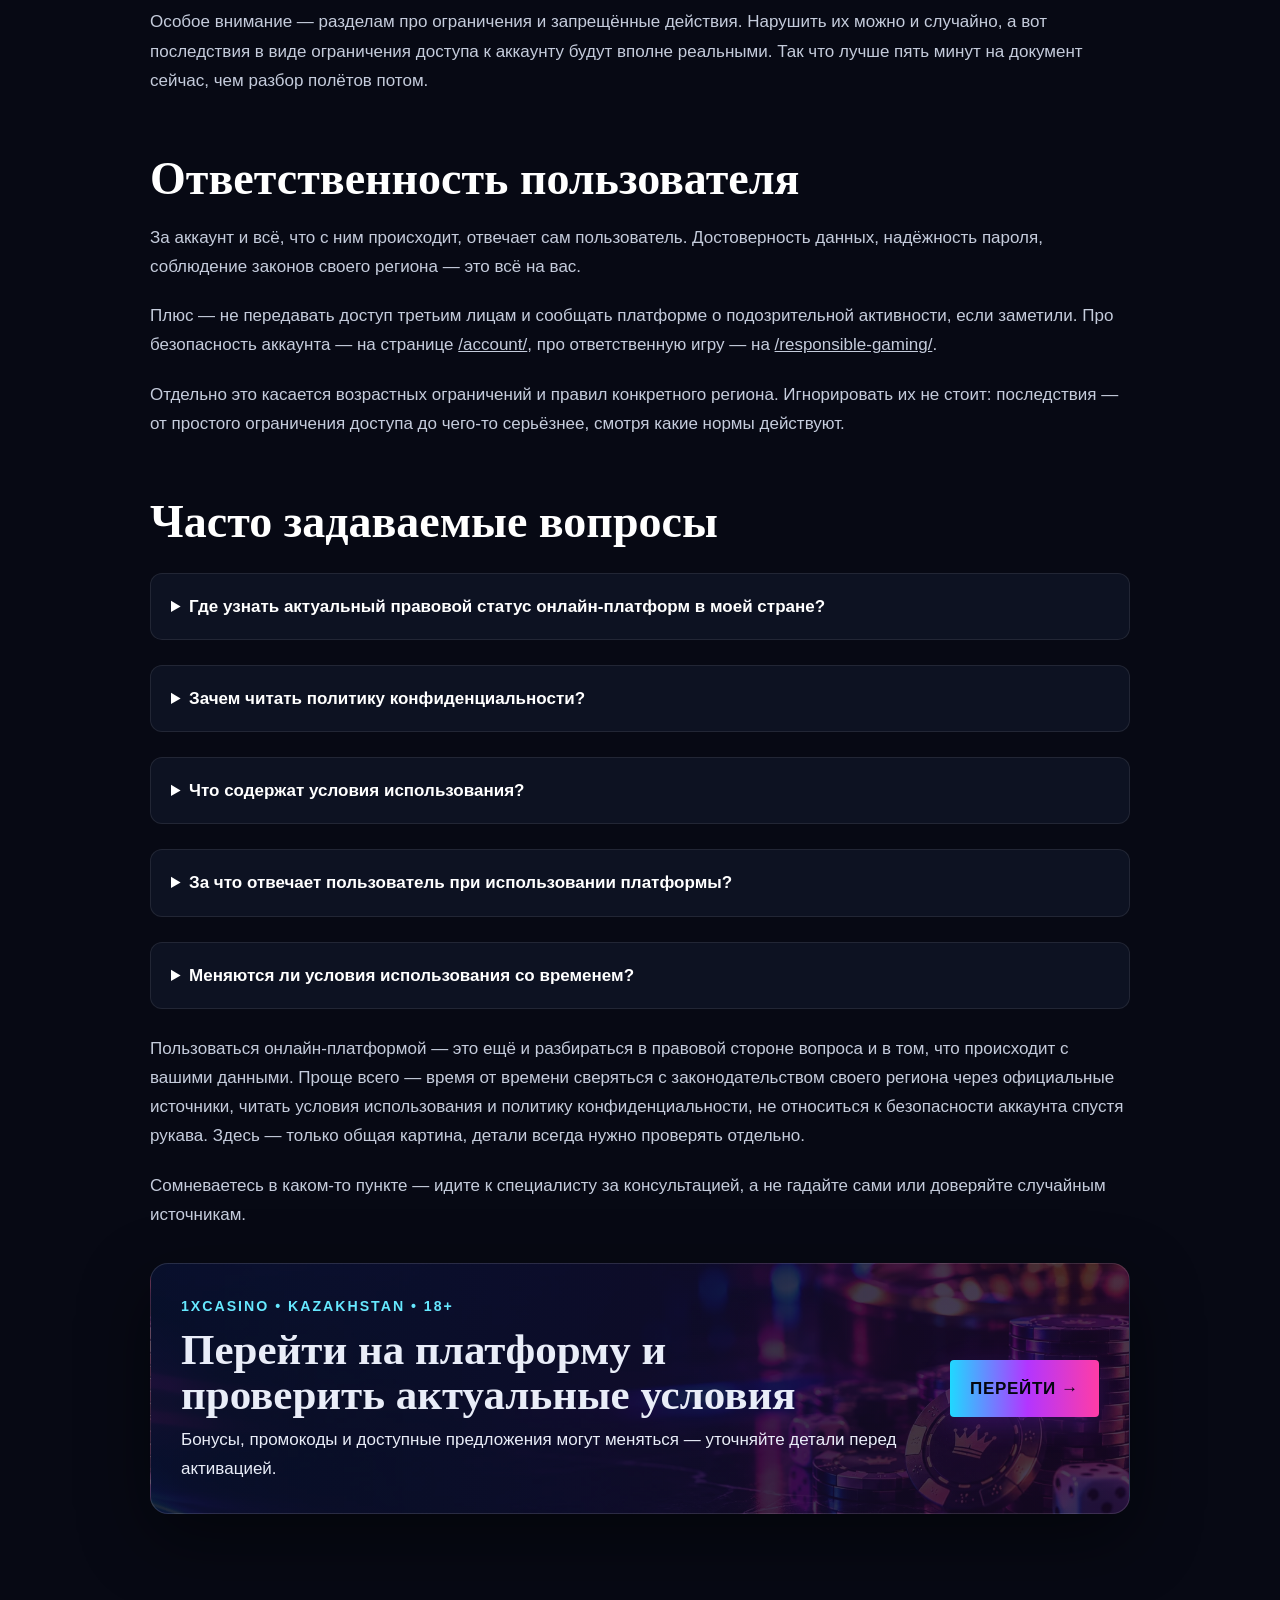
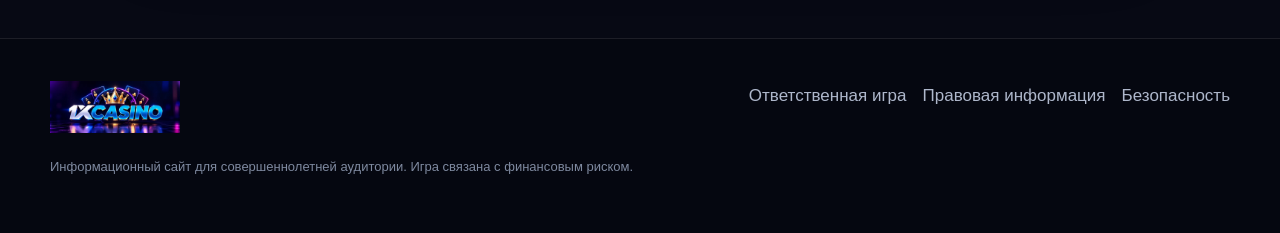
<file: legal/index.html>
<!doctype html><html lang="ru-KZ"><head><meta charset="utf-8"><meta name="viewport" content="width=device-width,initial-scale=1"><title>1xCasino — правовая информация и условия использования</title><meta name="description" content="Правовой статус онлайн-платформ в Казахстане, политика конфиденциальности, условия использования и ответственность пользователя."><link rel="canonical" href="https://keremetart.org/legal/"><meta name="robots" content="index,follow"><meta property="og:title" content="1xCasino — правовая информация и условия использования"><meta property="og:description" content="Правовой статус онлайн-платформ в Казахстане, политика конфиденциальности, условия использования и ответственность пользователя."><meta property="og:url" content="https://keremetart.org/legal/"><meta property="og:type" content="website"><meta property="og:image" content="https://keremetart.org/assets/img/hero.webp"><meta name="twitter:card" content="summary_large_image"><meta name="google-site-verification" content="IQ1TjifK68rYl_b9Txz6n-5LlsHDukWk9YBaYmXzfK4" /><link rel="icon" href="/assets/img/favicon.webp"><link rel="stylesheet" href="/assets/css/site.css?v=1"></head><body><header class="topbar"><div class="wrap head"><a class="brand" href="/"><img src="/assets/img/logo.webp" alt="1xCasino"></a><nav class="nav"><a href="/">Обзор</a><a href="/mirror/">Зеркало</a><a href="/app/">Приложение</a><a href="/account/">Аккаунт</a><a href="/bonuses/">Бонусы</a><a href="/games/">Игры</a><a href="/official-site/">Официальный сайт</a></nav><nav class="mobile-menu"><a href="/">Обзор</a><a href="/mirror/">Зеркало</a><a href="/app/">Приложение</a><a href="/account/">Аккаунт</a><a href="/bonuses/">Бонусы</a></nav><a class="btn" href="/go/">Перейти</a></div></header><section class="hero"><div class="wrap hero-grid"><div><span class="kicker">KEREMETART.ORG / КАЗАХСТАН / 18+</span><h1>Правовая информация о платформе 1xCasino</h1><p>Правовой статус онлайн-платформ в Казахстане, политика конфиденциальности, условия использования и ответственность пользователя.</p><a class="btn" href="/go/">Открыть платформу →</a></div><div class="hero-media"><img src="/assets/img/slots.webp" alt="1xCasino Казахстан"></div></div></section><main class="main"><article class="content"><aside class="offer"><div><small>1XCASINO • KAZAKHSTAN • 18+</small><strong>Перейти на платформу и проверить актуальные условия</strong><span>Бонусы, промокоды и доступные предложения могут меняться — уточняйте детали перед активацией.</span></div><a class="btn" href="/go/">ПЕРЕЙТИ →</a></aside><nav class="toc"><b>Содержание страницы</b><div class="toc-links"><a href="#pravovoj-status">Правовой статус</a><a href="#na-cto-obratit-vnimanie">На что обратить внимание</a><a href="#politika-konfidencial-nosti">Политика конфиденциальности</a><a href="#uslovia-ispol-zovania">Условия использования</a><a href="#otvetstvennost-pol-zovatela">Ответственность пользователя</a><a href="#casto-zadavaemye-voprosy">Часто задаваемые вопросы</a></div></nav><p class="lead">Тут — про правовую сторону вопроса, конфиденциальность, условия использования и то, за что вообще отвечает пользователь. Справочный материал, не юридическая консультация: за точными цифрами и формулировками — к официальным источникам и специалистам, не сюда.</p><p class="lead">Эту часть обычно пролистывают не глядя. А зря — именно там прописаны реальные права и обязанности. Ниже — коротко о том, что стоит знать заранее, а не разбирать постфактум.</p><h2 id="pravovoj-status">Правовой статус</h2><p class="">В каждой стране своё законодательство по онлайн-платформам, и оно меняется. Казахстан не исключение — нормы пересматриваются периодически, как и везде.</p><p class="">Об изменениях обычно узнают из официальных государственных изданий и профильных ведомств. Туда и стоит смотреть — а не в комментарии на форумах, где легко наткнуться на что-то устаревшее или попросту неверное.</p><p class="">Поэтому конкретный правовой статус или детали лицензирования здесь не разбираем — это должно подтверждаться только официальными источниками. Прежде чем пользоваться подобным сервисом, стоит самому свериться с законодательством своего региона через государственные ресурсы.</p><h2 id="na-cto-obratit-vnimanie">На что обратить внимание</h2><figure class="section-img"><img src="/assets/img/slots.webp" alt="1xCasino Казахстан" loading="lazy"></figure><div class="table-wrap"><table><thead><tr><th>Аспект</th><th>Рекомендация</th></tr></thead><tbody><tr><td>Актуальность законодательства</td><td>Проверять информацию только на официальных государственных ресурсах</td></tr><tr><td>Региональные различия</td><td>Учитывать, что нормы могут отличаться в зависимости от страны</td></tr><tr><td>Периодичность изменений</td><td>Законодательство может обновляться, поэтому проверку стоит повторять</td></tr><tr><td>Источник информации</td><td>Избегать неофициальных трактовок и непроверенных комментариев</td></tr></tbody></table></div><h2 id="politika-konfidencial-nosti">Политика конфиденциальности</h2><p class="">Политика конфиденциальности (privacy policy) — документ о том, как платформа собирает, использует и защищает ваши персональные данные. Прочитать до, а не после того, как что-то пошло не так — вот и вся хитрость.</p><p class="">Обычно там прописано: какие данные собираются, зачем, где хранятся, какие права есть у вас на собственные же данные. Лежит документ либо в отдельном разделе платформы, либо внизу сайта — обычно найти несложно.</p><p class="">Знать свои права на данные — просмотр, изменение, удаление — полезно вообще везде, не только на 1xCasino. Правило универсальное, касается практически любого цифрового сервиса.</p><p class="">Ну и личные данные вводите только на официальном ресурсе — как его отличить от подделки, подробно на странице <a href="/official-site/">/official-site/</a>.</p><h2 id="uslovia-ispol-zovania">Условия использования</h2><p class="">Условия использования (terms of use) — про права и обязанности пользователя и платформы. Прочитать их до регистрации — не паранойя, а просто разумная привычка.</p><p class="">Внутри обычно: как работает аккаунт, что запрещено, что касается финансовых операций, ответственность сторон. Условия время от времени меняются, так что перечитывать их стоит не разово при регистрации, а иногда возвращаться заново.</p><p class="">Особое внимание — разделам про ограничения и запрещённые действия. Нарушить их можно и случайно, а вот последствия в виде ограничения доступа к аккаунту будут вполне реальными. Так что лучше пять минут на документ сейчас, чем разбор полётов потом.</p><h2 id="otvetstvennost-pol-zovatela">Ответственность пользователя</h2><p class="">За аккаунт и всё, что с ним происходит, отвечает сам пользователь. Достоверность данных, надёжность пароля, соблюдение законов своего региона — это всё на вас.</p><p class="">Плюс — не передавать доступ третьим лицам и сообщать платформе о подозрительной активности, если заметили. Про безопасность аккаунта — на странице <a href="/account/">/account/</a>, про ответственную игру — на <a href="/responsible-gaming/">/responsible-gaming/</a>.</p><p class="">Отдельно это касается возрастных ограничений и правил конкретного региона. Игнорировать их не стоит: последствия — от простого ограничения доступа до чего-то серьёзнее, смотря какие нормы действуют.</p><h2 id="casto-zadavaemye-voprosy">Часто задаваемые вопросы</h2><div class="faq"><details><summary>Где узнать актуальный правовой статус онлайн-платформ в моей стране?</summary><p>На официальных государственных ресурсах и в нормативных документах конкретного региона.</p></details></div><div class="faq"><details><summary>Зачем читать политику конфиденциальности?</summary><p>Там написано, какие данные собираются, как используются и какие у вас есть права на них.</p></details></div><div class="faq"><details><summary>Что содержат условия использования?</summary><p>Права и обязанности пользователя, правила работы с аккаунтом, ответственность сторон.</p></details></div><div class="faq"><details><summary>За что отвечает пользователь при использовании платформы?</summary><p>За достоверность данных, безопасность пароля и соблюдение законов своего региона.</p></details></div><div class="faq"><details><summary>Меняются ли условия использования со временем?</summary><p>Да, поэтому лучше периодически их перечитывать, а не полагаться на разовое ознакомление при регистрации.</p></details></div><p class="">Пользоваться онлайн-платформой — это ещё и разбираться в правовой стороне вопроса и в том, что происходит с вашими данными. Проще всего — время от времени сверяться с законодательством своего региона через официальные источники, читать условия использования и политику конфиденциальности, не относиться к безопасности аккаунта спустя рукава. Здесь — только общая картина, детали всегда нужно проверять отдельно.</p><p class="">Сомневаетесь в каком-то пункте — идите к специалисту за консультацией, а не гадайте сами или доверяйте случайным источникам.</p><aside class="offer"><div><small>1XCASINO • KAZAKHSTAN • 18+</small><strong>Перейти на платформу и проверить актуальные условия</strong><span>Бонусы, промокоды и доступные предложения могут меняться — уточняйте детали перед активацией.</span></div><a class="btn" href="/go/">ПЕРЕЙТИ →</a></aside></article></main><footer class="footer"><div class="wrap foot"><div><img src="/assets/img/logo.webp" alt="1xCasino" style="width:130px"><p class="muted">Информационный сайт для совершеннолетней аудитории. Игра связана с финансовым риском.</p></div><div class="foot-links"><a href="/responsible-gaming/">Ответственная игра</a><a href="/legal/">Правовая информация</a><a href="/official-site/">Безопасность</a></div></div></footer><script src="/assets/js/site.js"></script></body></html>
</file>
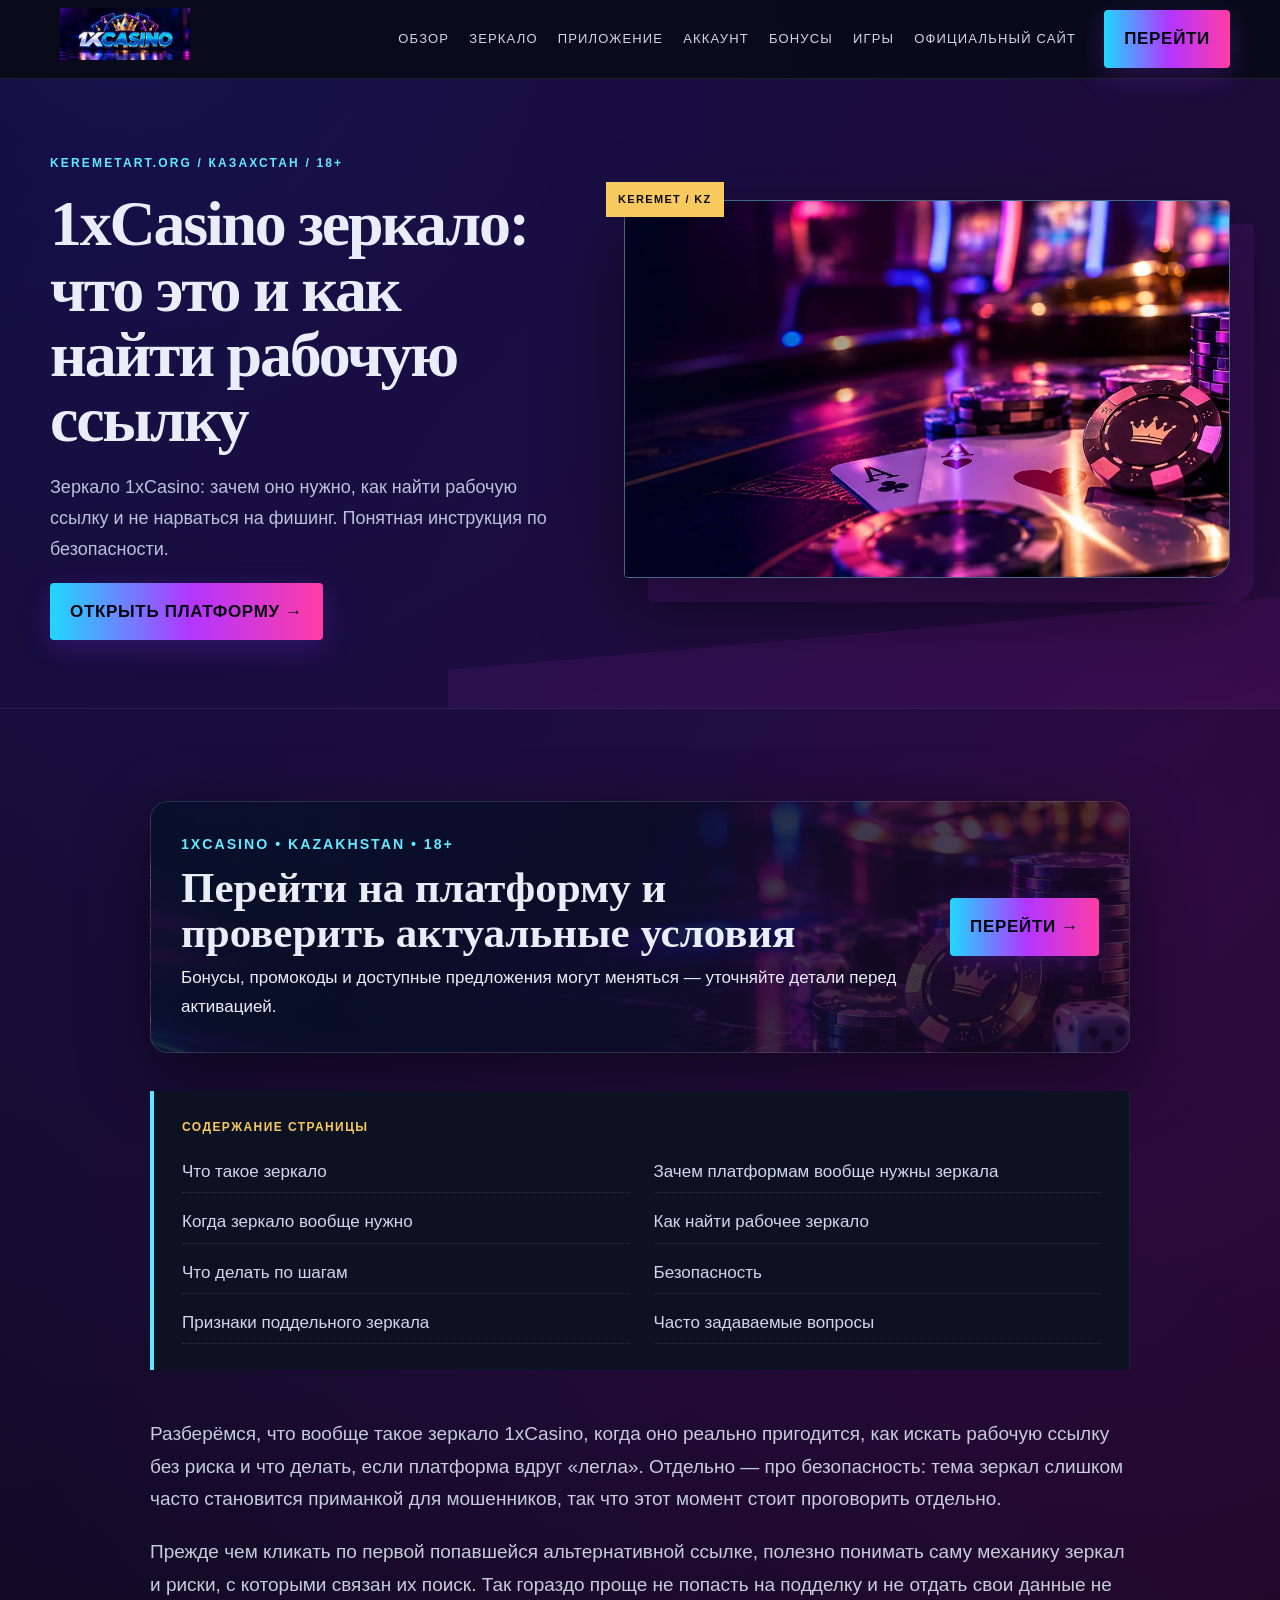
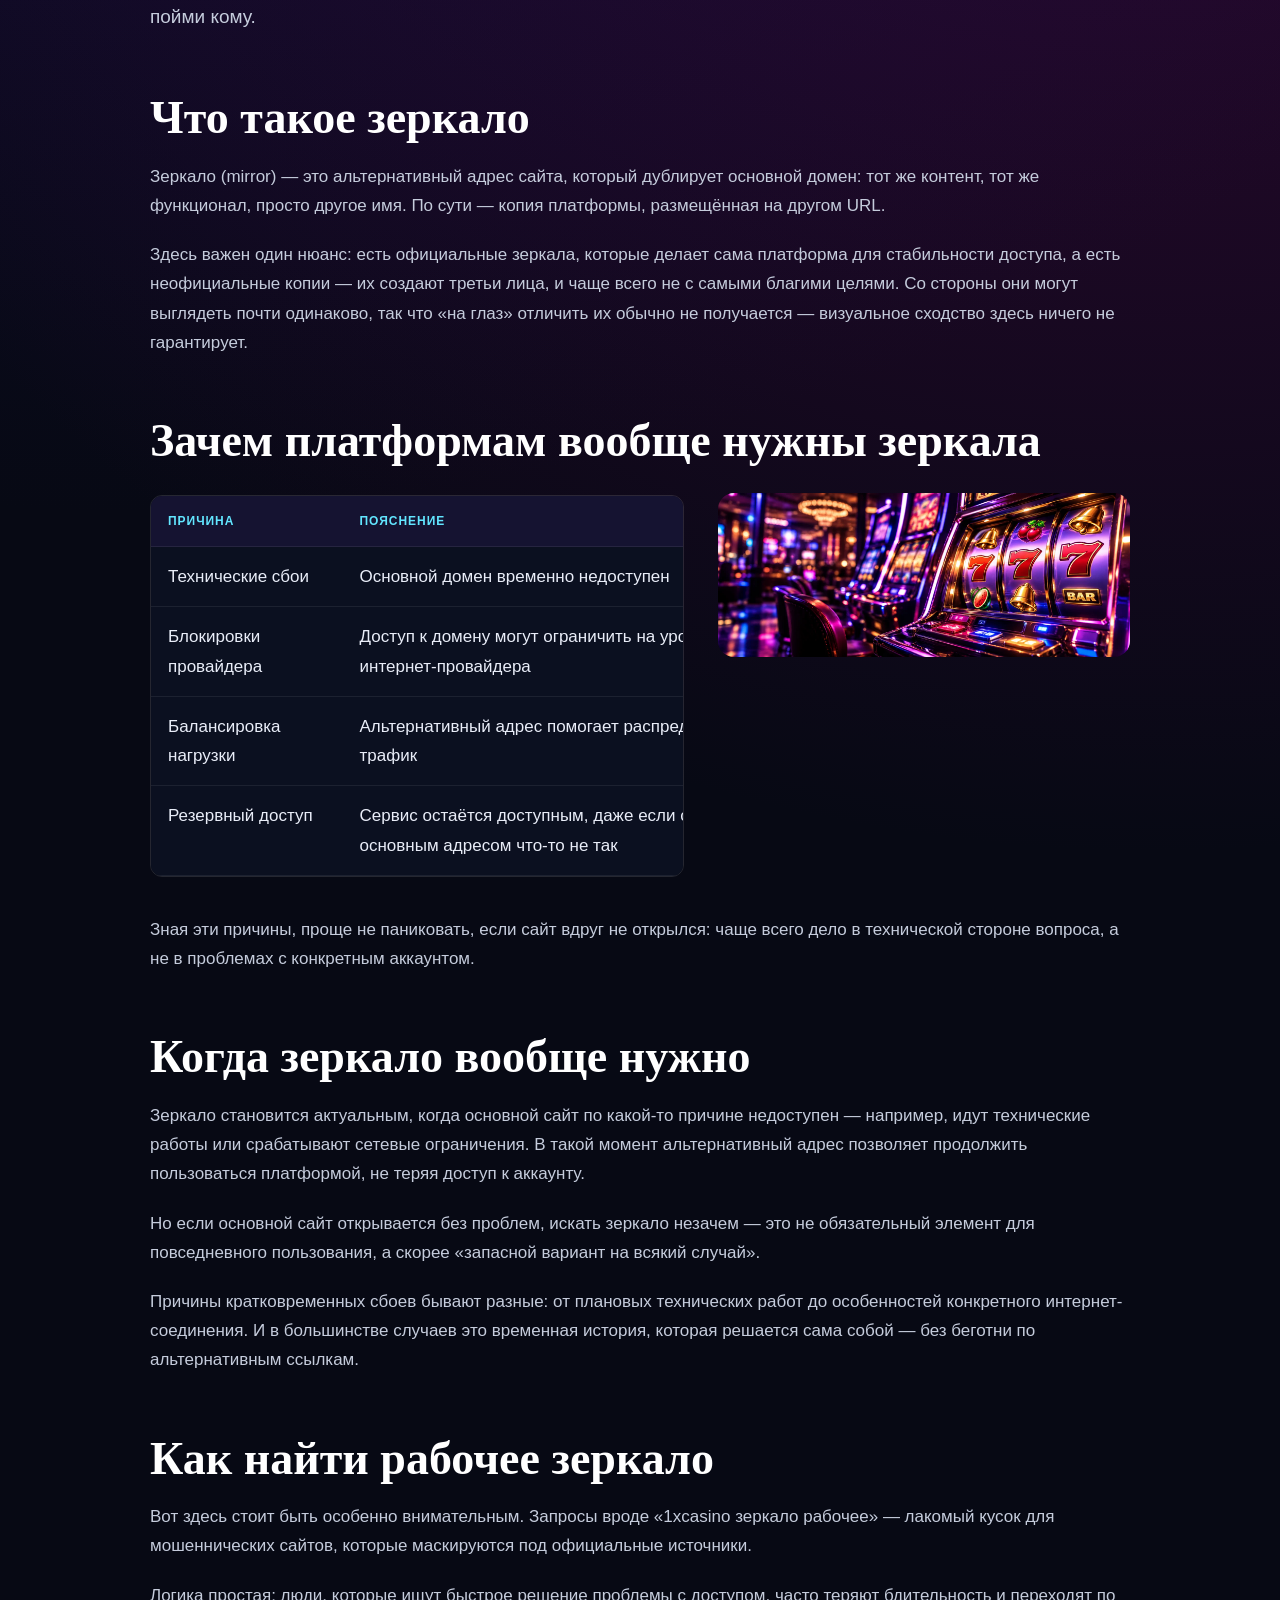
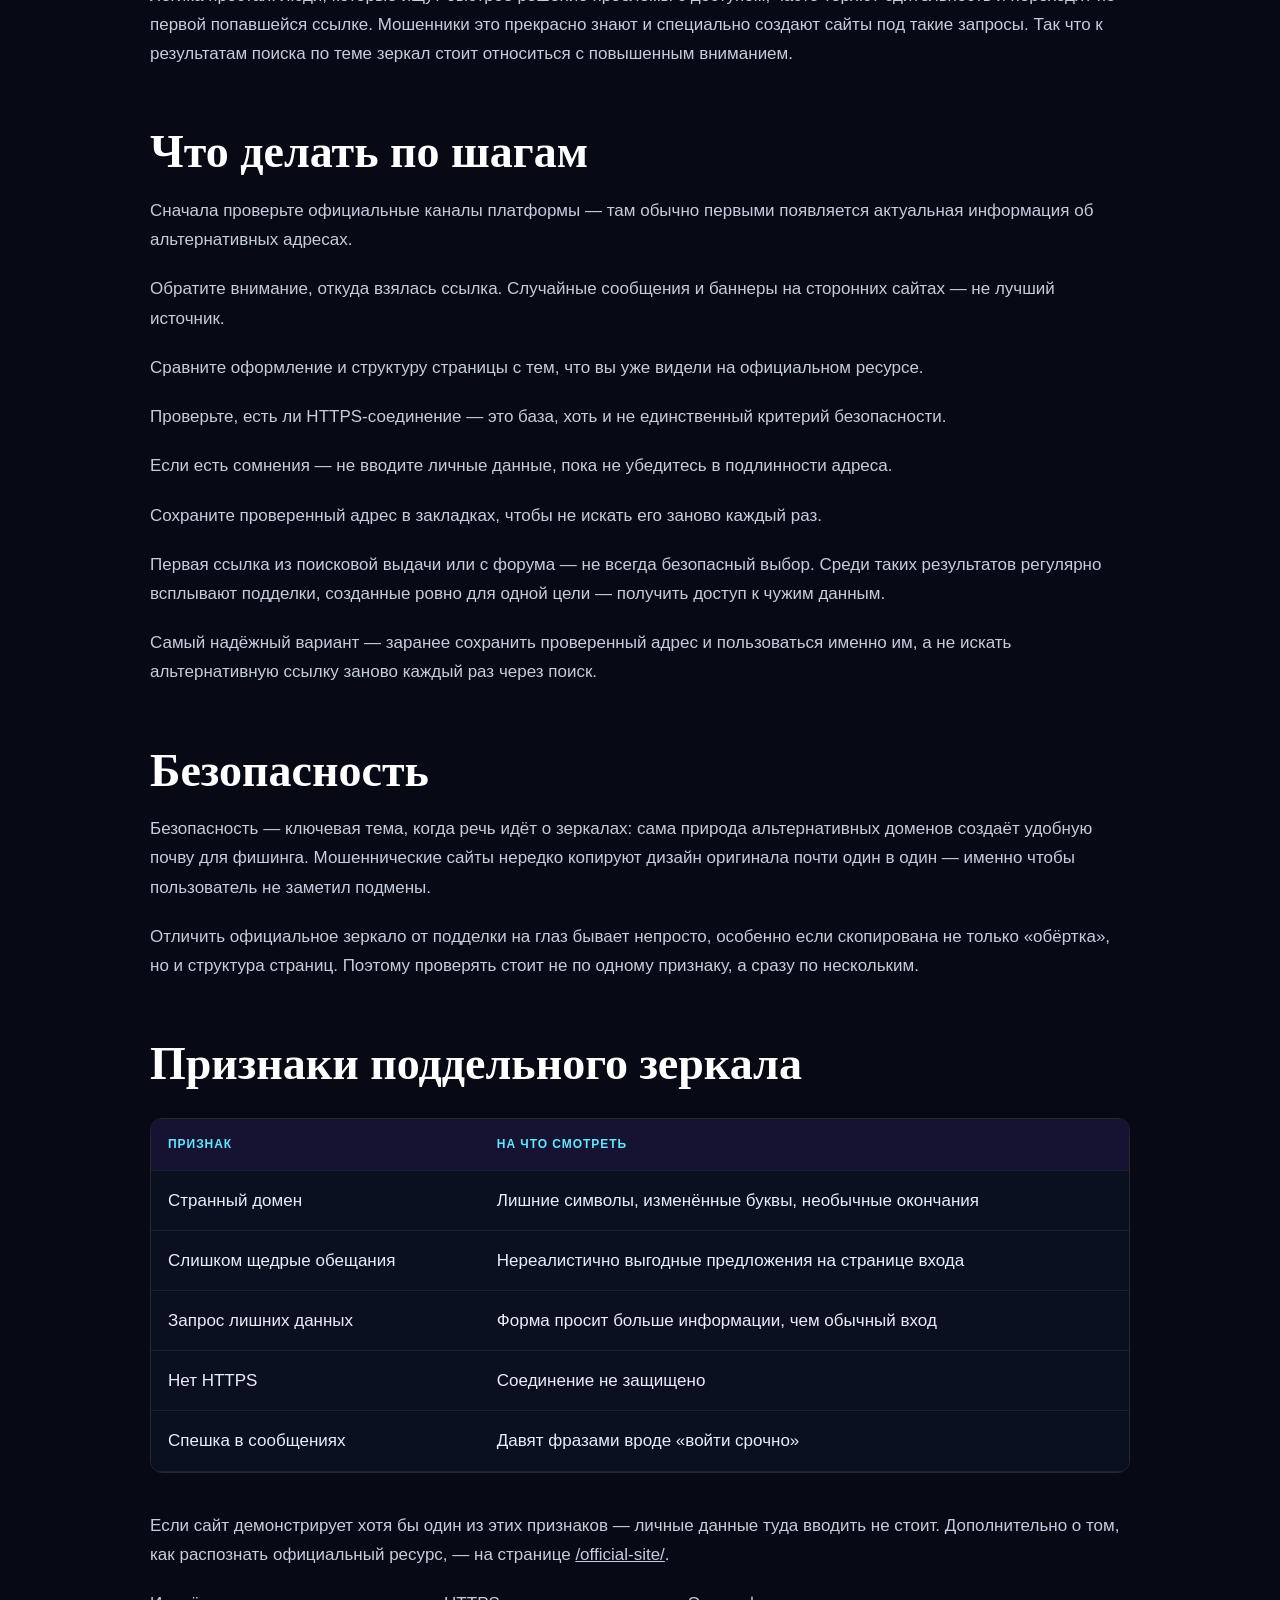
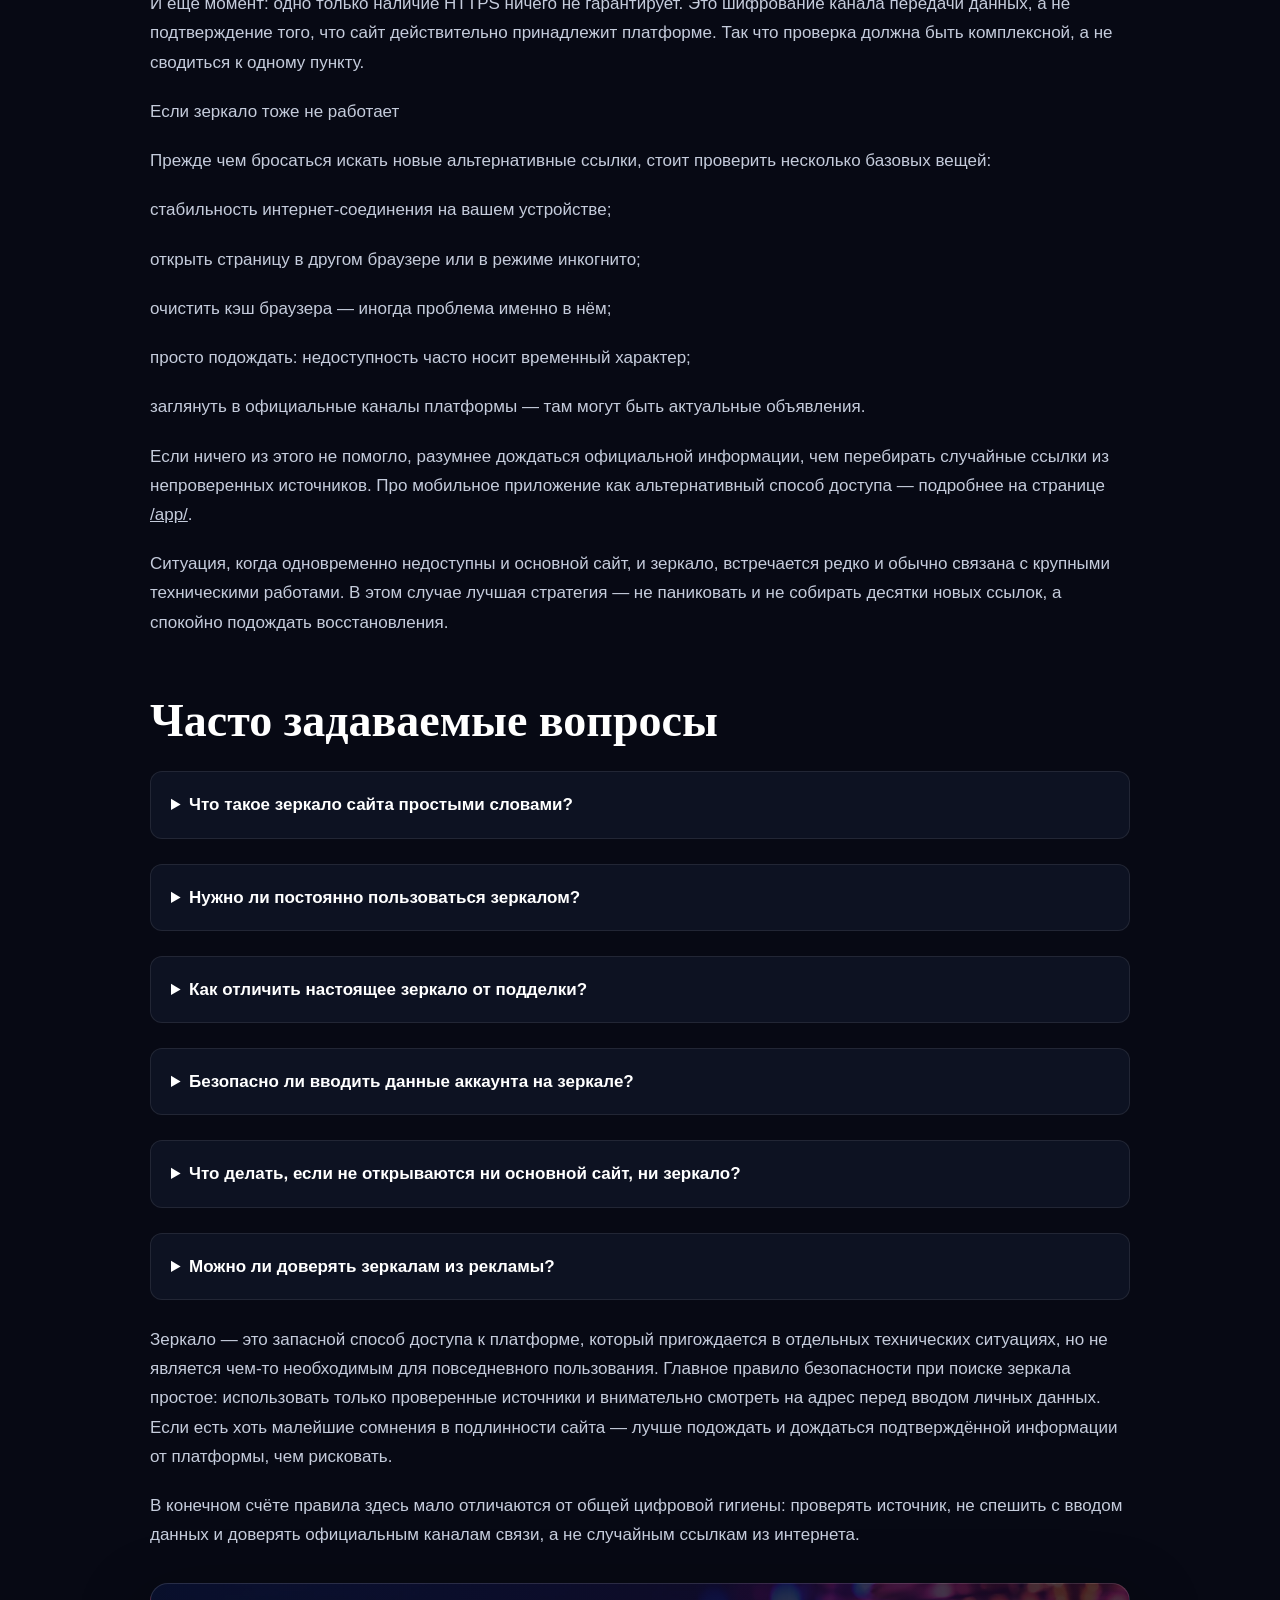
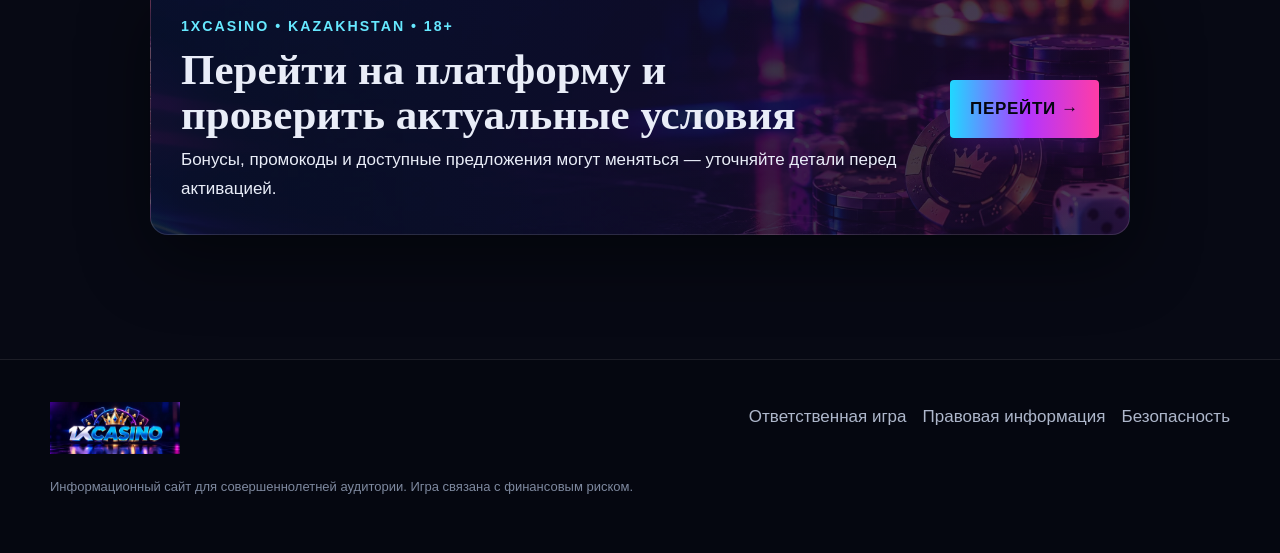
<file: mirror/index.html>
<!doctype html><html lang="ru-KZ"><head><meta charset="utf-8"><meta name="viewport" content="width=device-width,initial-scale=1"><title>1xCasino зеркало — рабочая ссылка и как её проверить</title><meta name="description" content="Зеркало 1xCasino: зачем оно нужно, как найти рабочую ссылку и не нарваться на фишинг. Понятная инструкция по безопасности."><link rel="canonical" href="https://keremetart.org/mirror/"><meta name="robots" content="index,follow"><meta property="og:title" content="1xCasino зеркало — рабочая ссылка и как её проверить"><meta property="og:description" content="Зеркало 1xCasino: зачем оно нужно, как найти рабочую ссылку и не нарваться на фишинг. Понятная инструкция по безопасности."><meta property="og:url" content="https://keremetart.org/mirror/"><meta property="og:type" content="website"><meta property="og:image" content="https://keremetart.org/assets/img/hero.webp"><meta name="twitter:card" content="summary_large_image"><meta name="google-site-verification" content="IQ1TjifK68rYl_b9Txz6n-5LlsHDukWk9YBaYmXzfK4" /><link rel="icon" href="/assets/img/favicon.webp"><link rel="stylesheet" href="/assets/css/site.css?v=1"></head><body><header class="topbar"><div class="wrap head"><a class="brand" href="/"><img src="/assets/img/logo.webp" alt="1xCasino"></a><nav class="nav"><a href="/">Обзор</a><a href="/mirror/">Зеркало</a><a href="/app/">Приложение</a><a href="/account/">Аккаунт</a><a href="/bonuses/">Бонусы</a><a href="/games/">Игры</a><a href="/official-site/">Официальный сайт</a></nav><nav class="mobile-menu"><a href="/">Обзор</a><a href="/mirror/">Зеркало</a><a href="/app/">Приложение</a><a href="/account/">Аккаунт</a><a href="/bonuses/">Бонусы</a></nav><a class="btn" href="/go/">Перейти</a></div></header><section class="hero"><div class="wrap hero-grid"><div><span class="kicker">KEREMETART.ORG / КАЗАХСТАН / 18+</span><h1>1xCasino зеркало: что это и как найти рабочую ссылку</h1><p>Зеркало 1xCasino: зачем оно нужно, как найти рабочую ссылку и не нарваться на фишинг. Понятная инструкция по безопасности.</p><a class="btn" href="/go/">Открыть платформу →</a></div><div class="hero-media"><img src="/assets/img/hero.webp" alt="1xCasino Казахстан"></div></div></section><main class="main"><article class="content"><aside class="offer"><div><small>1XCASINO • KAZAKHSTAN • 18+</small><strong>Перейти на платформу и проверить актуальные условия</strong><span>Бонусы, промокоды и доступные предложения могут меняться — уточняйте детали перед активацией.</span></div><a class="btn" href="/go/">ПЕРЕЙТИ →</a></aside><nav class="toc"><b>Содержание страницы</b><div class="toc-links"><a href="#cto-takoe-zerkalo">Что такое зеркало</a><a href="#zacem-platformam-voobse-nujny-zerkala">Зачем платформам вообще нужны зеркала</a><a href="#kogda-zerkalo-voobse-nujno">Когда зеркало вообще нужно</a><a href="#kak-najti-rabocee-zerkalo">Как найти рабочее зеркало</a><a href="#cto-delat-po-sagam">Что делать по шагам</a><a href="#bezopasnost">Безопасность</a><a href="#priznaki-poddel-nogo-zerkala">Признаки поддельного зеркала</a><a href="#casto-zadavaemye-voprosy">Часто задаваемые вопросы</a></div></nav><p class="lead">Разберёмся, что вообще такое зеркало 1xCasino, когда оно реально пригодится, как искать рабочую ссылку без риска и что делать, если платформа вдруг «легла». Отдельно — про безопасность: тема зеркал слишком часто становится приманкой для мошенников, так что этот момент стоит проговорить отдельно.</p><p class="lead">Прежде чем кликать по первой попавшейся альтернативной ссылке, полезно понимать саму механику зеркал и риски, с которыми связан их поиск. Так гораздо проще не попасть на подделку и не отдать свои данные не пойми кому.</p><h2 id="cto-takoe-zerkalo">Что такое зеркало</h2><p class="">Зеркало (mirror) — это альтернативный адрес сайта, который дублирует основной домен: тот же контент, тот же функционал, просто другое имя. По сути — копия платформы, размещённая на другом URL.</p><p class="">Здесь важен один нюанс: есть официальные зеркала, которые делает сама платформа для стабильности доступа, а есть неофициальные копии — их создают третьи лица, и чаще всего не с самыми благими целями. Со стороны они могут выглядеть почти одинаково, так что «на глаз» отличить их обычно не получается — визуальное сходство здесь ничего не гарантирует.</p><h2 id="zacem-platformam-voobse-nujny-zerkala">Зачем платформам вообще нужны зеркала</h2><figure class="section-img"><img src="/assets/img/slots.webp" alt="1xCasino Казахстан" loading="lazy"></figure><div class="table-wrap"><table><thead><tr><th>Причина</th><th>Пояснение</th></tr></thead><tbody><tr><td>Технические сбои</td><td>Основной домен временно недоступен</td></tr><tr><td>Блокировки провайдера</td><td>Доступ к домену могут ограничить на уровне интернет-провайдера</td></tr><tr><td>Балансировка нагрузки</td><td>Альтернативный адрес помогает распределить трафик</td></tr><tr><td>Резервный доступ</td><td>Сервис остаётся доступным, даже если с основным адресом что-то не так</td></tr></tbody></table></div><p class="">Зная эти причины, проще не паниковать, если сайт вдруг не открылся: чаще всего дело в технической стороне вопроса, а не в проблемах с конкретным аккаунтом.</p><h2 id="kogda-zerkalo-voobse-nujno">Когда зеркало вообще нужно</h2><p class="">Зеркало становится актуальным, когда основной сайт по какой-то причине недоступен — например, идут технические работы или срабатывают сетевые ограничения. В такой момент альтернативный адрес позволяет продолжить пользоваться платформой, не теряя доступ к аккаунту.</p><p class="">Но если основной сайт открывается без проблем, искать зеркало незачем — это не обязательный элемент для повседневного пользования, а скорее «запасной вариант на всякий случай».</p><p class="">Причины кратковременных сбоев бывают разные: от плановых технических работ до особенностей конкретного интернет-соединения. И в большинстве случаев это временная история, которая решается сама собой — без беготни по альтернативным ссылкам.</p><h2 id="kak-najti-rabocee-zerkalo">Как найти рабочее зеркало</h2><p class="">Вот здесь стоит быть особенно внимательным. Запросы вроде «1xcasino зеркало рабочее» — лакомый кусок для мошеннических сайтов, которые маскируются под официальные источники.</p><p class="">Логика простая: люди, которые ищут быстрое решение проблемы с доступом, часто теряют бдительность и переходят по первой попавшейся ссылке. Мошенники это прекрасно знают и специально создают сайты под такие запросы. Так что к результатам поиска по теме зеркал стоит относиться с повышенным вниманием.</p><h2 id="cto-delat-po-sagam">Что делать по шагам</h2><p class="">Сначала проверьте официальные каналы платформы — там обычно первыми появляется актуальная информация об альтернативных адресах.</p><p class="">Обратите внимание, откуда взялась ссылка. Случайные сообщения и баннеры на сторонних сайтах — не лучший источник.</p><p class="">Сравните оформление и структуру страницы с тем, что вы уже видели на официальном ресурсе.</p><p class="">Проверьте, есть ли HTTPS-соединение — это база, хоть и не единственный критерий безопасности.</p><p class="">Если есть сомнения — не вводите личные данные, пока не убедитесь в подлинности адреса.</p><p class="">Сохраните проверенный адрес в закладках, чтобы не искать его заново каждый раз.</p><p class="">Первая ссылка из поисковой выдачи или с форума — не всегда безопасный выбор. Среди таких результатов регулярно всплывают подделки, созданные ровно для одной цели — получить доступ к чужим данным.</p><p class="">Самый надёжный вариант — заранее сохранить проверенный адрес и пользоваться именно им, а не искать альтернативную ссылку заново каждый раз через поиск.</p><h2 id="bezopasnost">Безопасность</h2><p class="">Безопасность — ключевая тема, когда речь идёт о зеркалах: сама природа альтернативных доменов создаёт удобную почву для фишинга. Мошеннические сайты нередко копируют дизайн оригинала почти один в один — именно чтобы пользователь не заметил подмены.</p><p class="">Отличить официальное зеркало от подделки на глаз бывает непросто, особенно если скопирована не только «обёртка», но и структура страниц. Поэтому проверять стоит не по одному признаку, а сразу по нескольким.</p><h2 id="priznaki-poddel-nogo-zerkala">Признаки поддельного зеркала</h2><div class="table-wrap"><table><thead><tr><th>Признак</th><th>На что смотреть</th></tr></thead><tbody><tr><td>Странный домен</td><td>Лишние символы, изменённые буквы, необычные окончания</td></tr><tr><td>Слишком щедрые обещания</td><td>Нереалистично выгодные предложения на странице входа</td></tr><tr><td>Запрос лишних данных</td><td>Форма просит больше информации, чем обычный вход</td></tr><tr><td>Нет HTTPS</td><td>Соединение не защищено</td></tr><tr><td>Спешка в сообщениях</td><td>Давят фразами вроде «войти срочно»</td></tr></tbody></table></div><p class="">Если сайт демонстрирует хотя бы один из этих признаков — личные данные туда вводить не стоит. Дополнительно о том, как распознать официальный ресурс, — на странице <a href="/official-site/">/official-site/</a>.</p><p class="">И ещё момент: одно только наличие HTTPS ничего не гарантирует. Это шифрование канала передачи данных, а не подтверждение того, что сайт действительно принадлежит платформе. Так что проверка должна быть комплексной, а не сводиться к одному пункту.</p><p class="">Если зеркало тоже не работает</p><p class="">Прежде чем бросаться искать новые альтернативные ссылки, стоит проверить несколько базовых вещей:</p><p class="">стабильность интернет-соединения на вашем устройстве;</p><p class="">открыть страницу в другом браузере или в режиме инкогнито;</p><p class="">очистить кэш браузера — иногда проблема именно в нём;</p><p class="">просто подождать: недоступность часто носит временный характер;</p><p class="">заглянуть в официальные каналы платформы — там могут быть актуальные объявления.</p><p class="">Если ничего из этого не помогло, разумнее дождаться официальной информации, чем перебирать случайные ссылки из непроверенных источников. Про мобильное приложение как альтернативный способ доступа — подробнее на странице <a href="/app/">/app/</a>.</p><p class="">Ситуация, когда одновременно недоступны и основной сайт, и зеркало, встречается редко и обычно связана с крупными техническими работами. В этом случае лучшая стратегия — не паниковать и не собирать десятки новых ссылок, а спокойно подождать восстановления.</p><h2 id="casto-zadavaemye-voprosy">Часто задаваемые вопросы</h2><div class="faq"><details><summary>Что такое зеркало сайта простыми словами?</summary><p>Альтернативный адрес, который дублирует функциональность основного сайта и пригождается, когда основной домен временно недоступен.</p></details></div><div class="faq"><details><summary>Нужно ли постоянно пользоваться зеркалом?</summary><p>Нет. Оно нужно только тогда, когда основной адрес по какой-то причине не открывается.</p></details></div><div class="faq"><details><summary>Как отличить настоящее зеркало от подделки?</summary><p>Смотрите на домен, наличие HTTPS, соответствие дизайна оригиналу и на то, откуда взялась ссылка.</p></details></div><div class="faq"><details><summary>Безопасно ли вводить данные аккаунта на зеркале?</summary><p>Да — если зеркало подтверждено официальными каналами платформы. На непроверенных копиях данные вводить не стоит.</p></details></div><div class="faq"><details><summary>Что делать, если не открываются ни основной сайт, ни зеркало?</summary><p>Проверить интернет-соединение, попробовать другой браузер и подождать, ориентируясь на официальные объявления платформы.</p></details></div><div class="faq"><details><summary>Можно ли доверять зеркалам из рекламы?</summary><p>Реклама не гарантирует подлинность сайта. К таким ссылкам стоит относиться с особой осторожностью и дополнительно проверять адрес.</p></details></div><p class="">Зеркало — это запасной способ доступа к платформе, который пригождается в отдельных технических ситуациях, но не является чем-то необходимым для повседневного пользования. Главное правило безопасности при поиске зеркала простое: использовать только проверенные источники и внимательно смотреть на адрес перед вводом личных данных. Если есть хоть малейшие сомнения в подлинности сайта — лучше подождать и дождаться подтверждённой информации от платформы, чем рисковать.</p><p class="">В конечном счёте правила здесь мало отличаются от общей цифровой гигиены: проверять источник, не спешить с вводом данных и доверять официальным каналам связи, а не случайным ссылкам из интернета.</p><aside class="offer"><div><small>1XCASINO • KAZAKHSTAN • 18+</small><strong>Перейти на платформу и проверить актуальные условия</strong><span>Бонусы, промокоды и доступные предложения могут меняться — уточняйте детали перед активацией.</span></div><a class="btn" href="/go/">ПЕРЕЙТИ →</a></aside></article></main><footer class="footer"><div class="wrap foot"><div><img src="/assets/img/logo.webp" alt="1xCasino" style="width:130px"><p class="muted">Информационный сайт для совершеннолетней аудитории. Игра связана с финансовым риском.</p></div><div class="foot-links"><a href="/responsible-gaming/">Ответственная игра</a><a href="/legal/">Правовая информация</a><a href="/official-site/">Безопасность</a></div></div></footer><script src="/assets/js/site.js"></script></body></html>
</file>
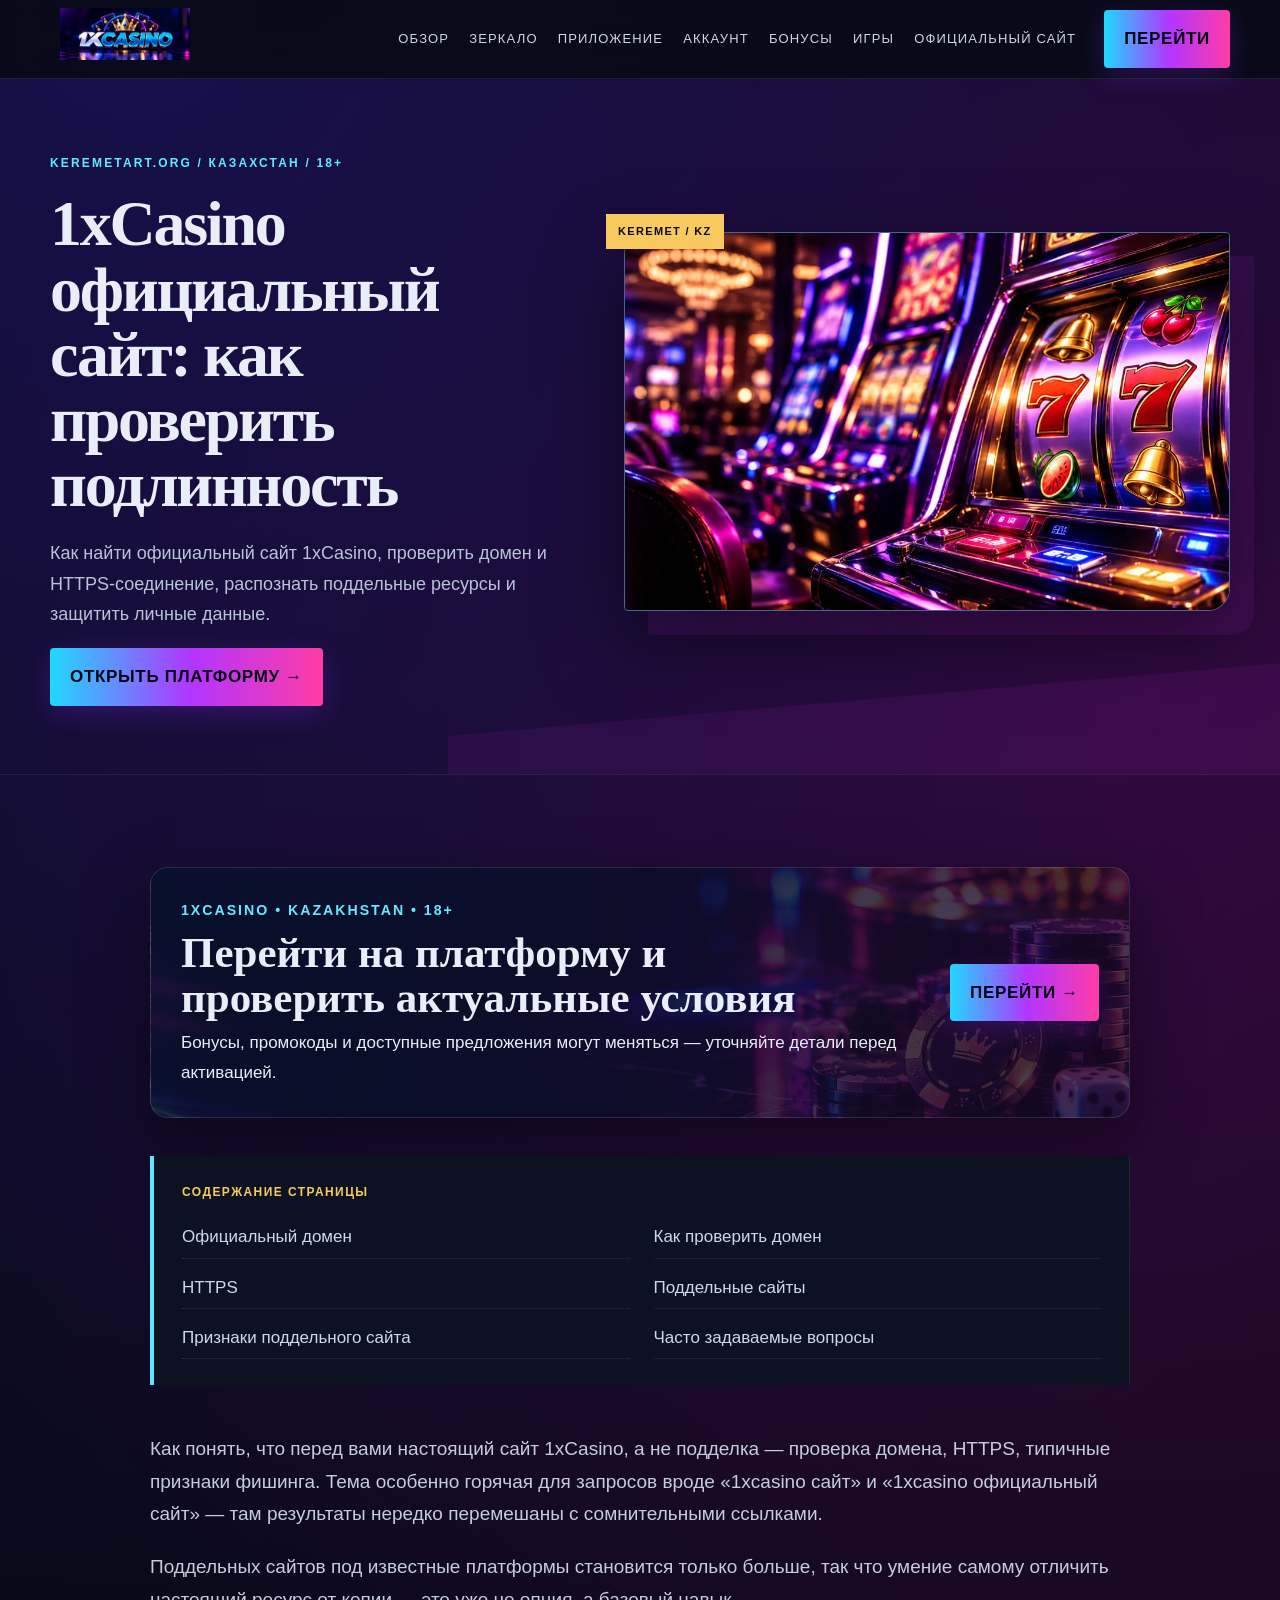
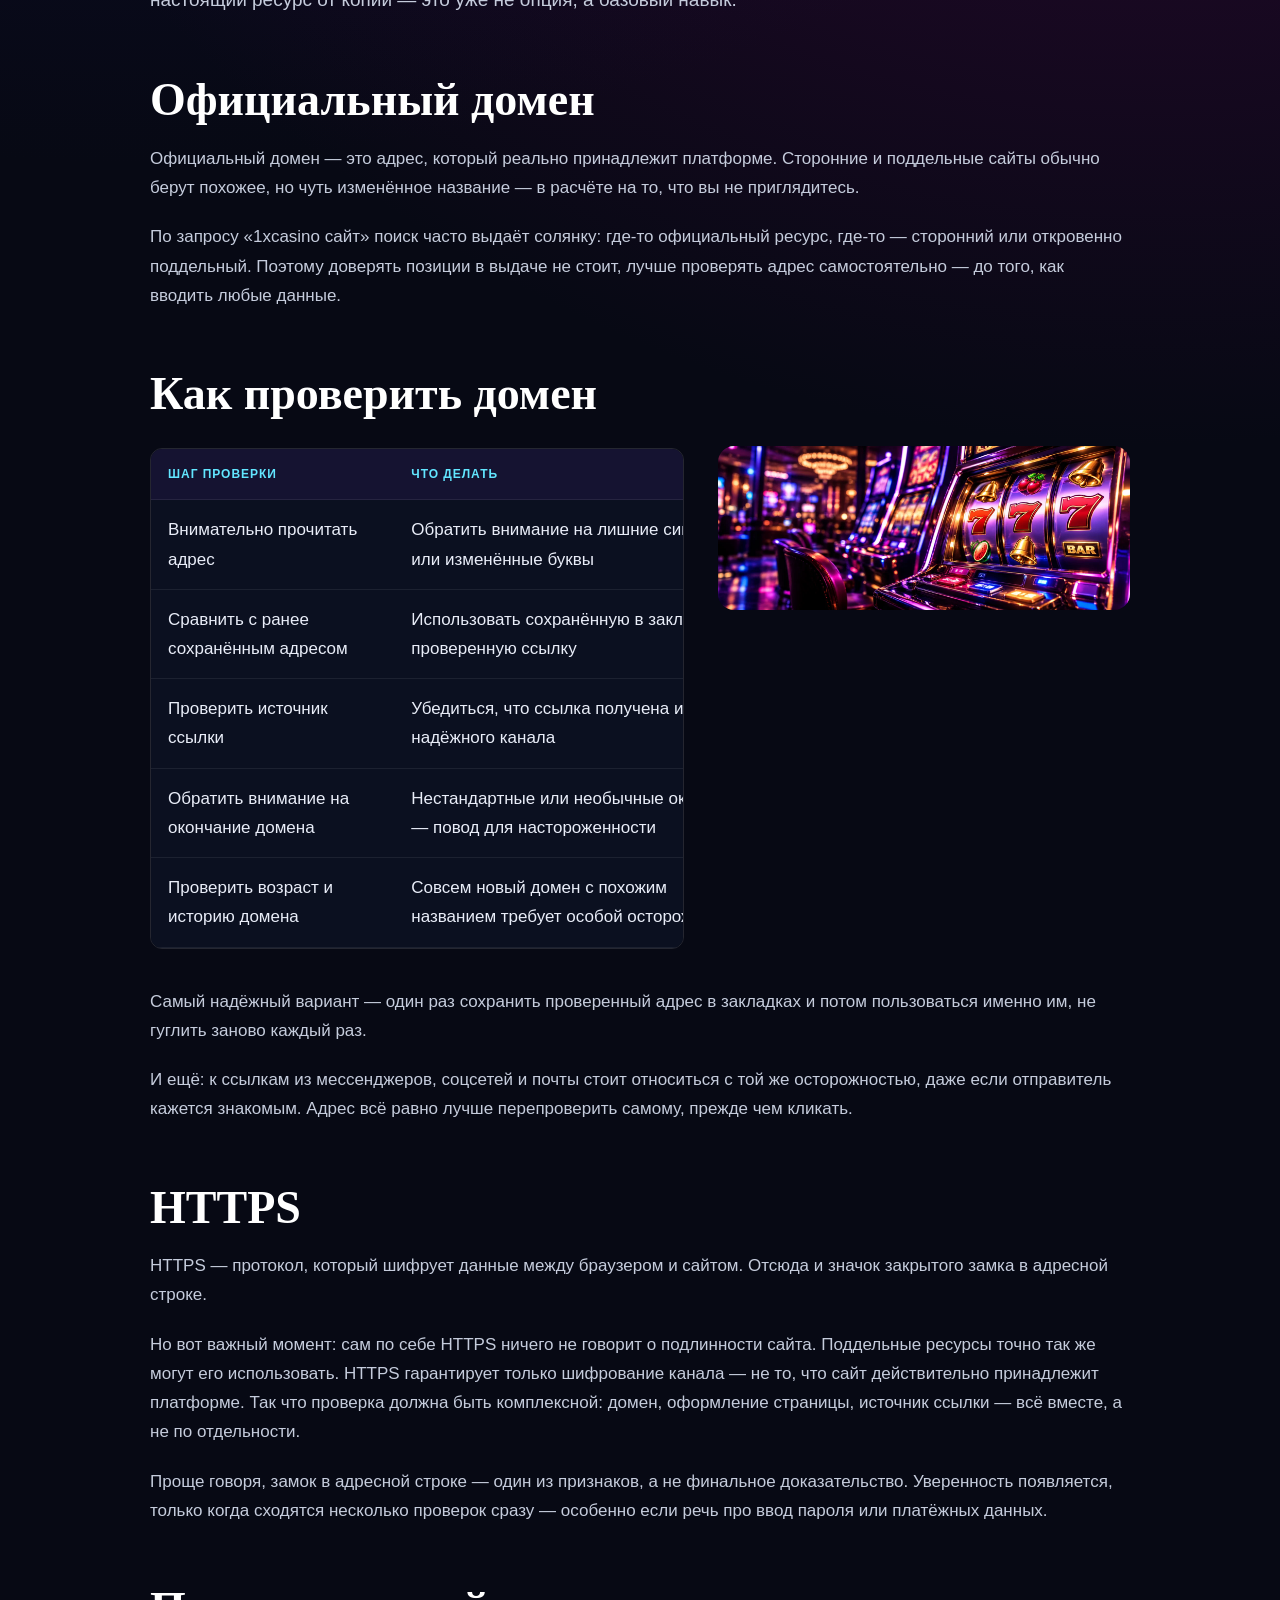
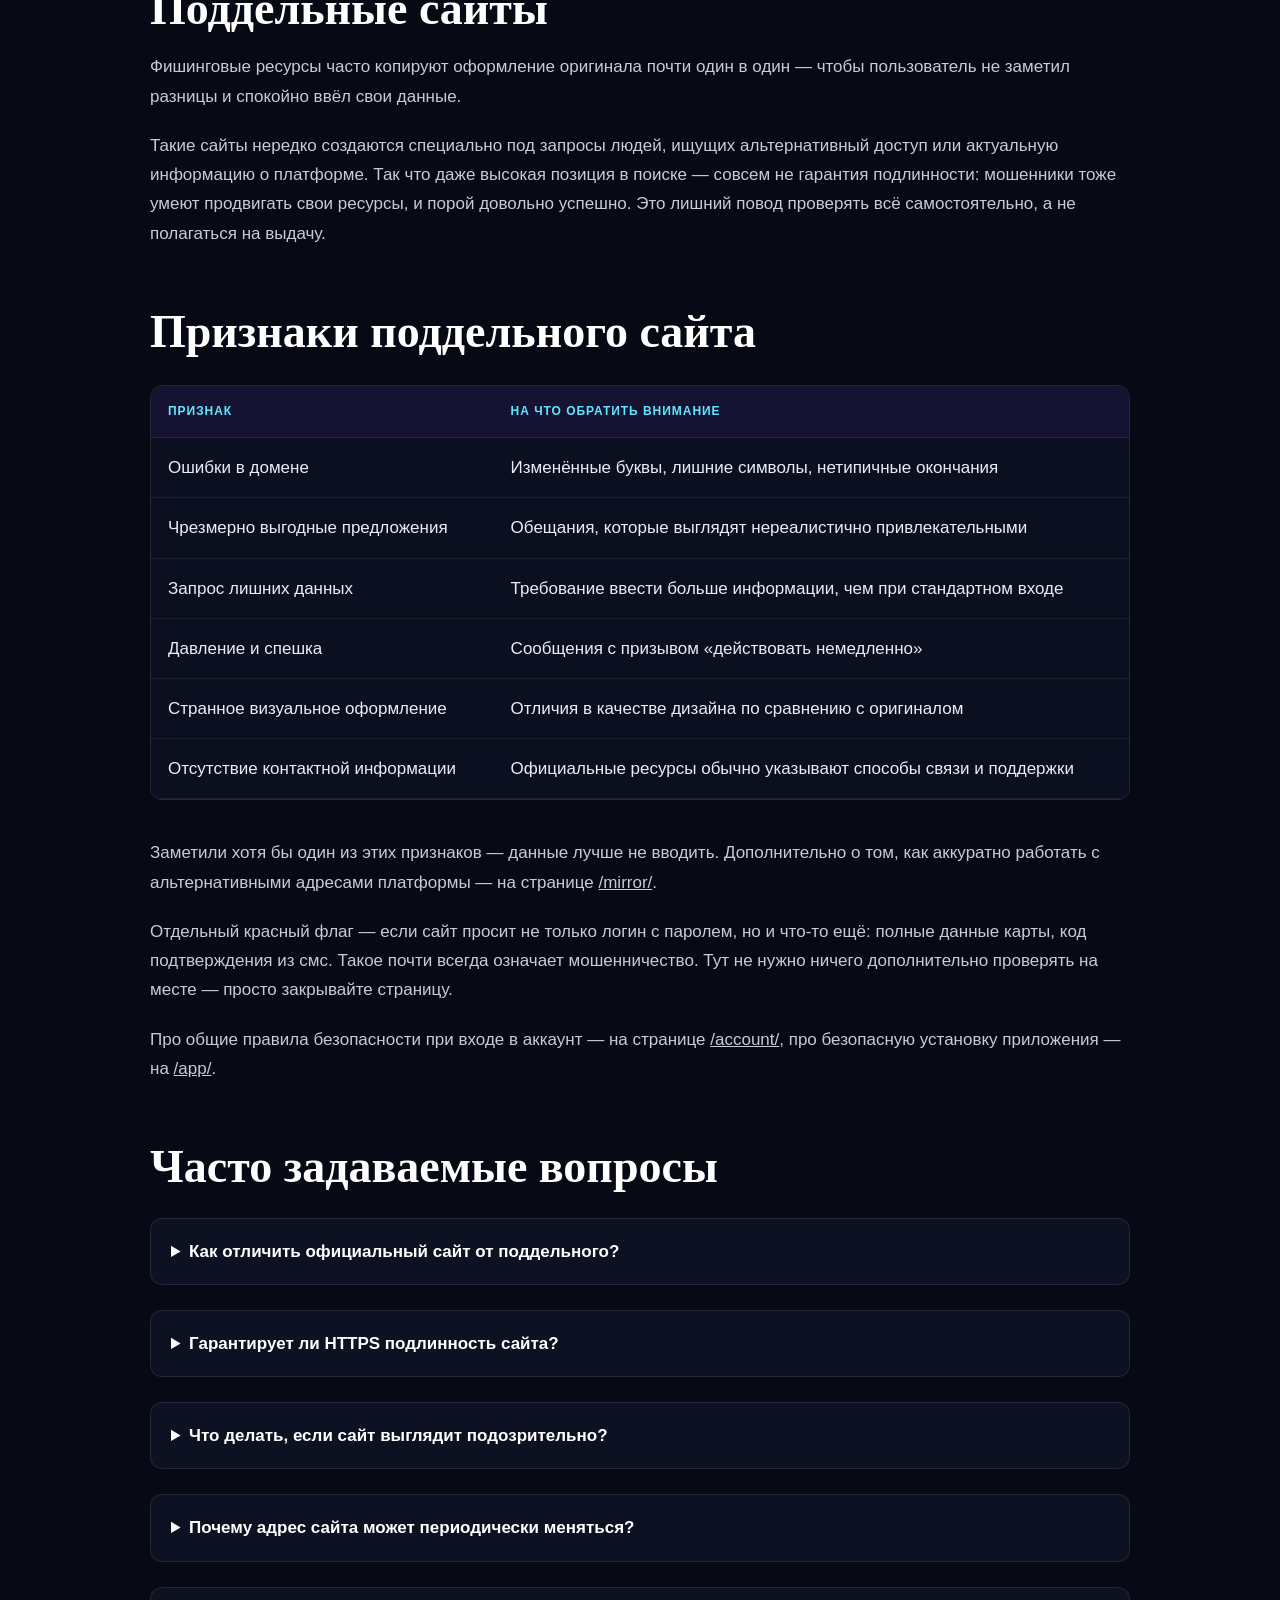
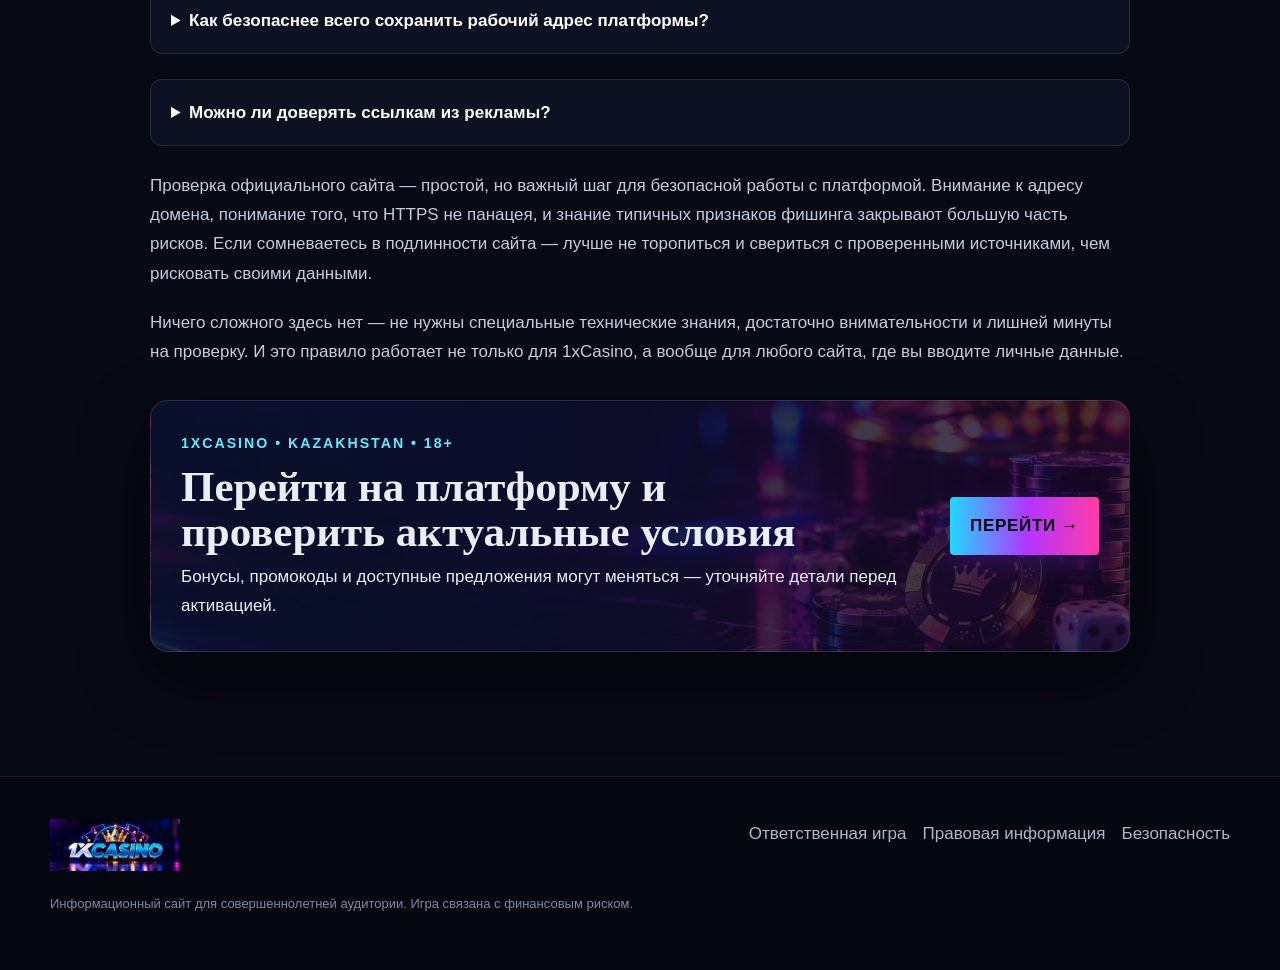
<file: official-site/index.html>
<!doctype html><html lang="ru-KZ"><head><meta charset="utf-8"><meta name="viewport" content="width=device-width,initial-scale=1"><title>1xCasino официальный сайт — как проверить подлинность</title><meta name="description" content="Как найти официальный сайт 1xCasino, проверить домен и HTTPS-соединение, распознать поддельные ресурсы и защитить личные данные."><link rel="canonical" href="https://keremetart.org/official-site/"><meta name="robots" content="index,follow"><meta property="og:title" content="1xCasino официальный сайт — как проверить подлинность"><meta property="og:description" content="Как найти официальный сайт 1xCasino, проверить домен и HTTPS-соединение, распознать поддельные ресурсы и защитить личные данные."><meta property="og:url" content="https://keremetart.org/official-site/"><meta property="og:type" content="website"><meta property="og:image" content="https://keremetart.org/assets/img/hero.webp"><meta name="twitter:card" content="summary_large_image"><meta name="google-site-verification" content="IQ1TjifK68rYl_b9Txz6n-5LlsHDukWk9YBaYmXzfK4" /><link rel="icon" href="/assets/img/favicon.webp"><link rel="stylesheet" href="/assets/css/site.css?v=1"></head><body><header class="topbar"><div class="wrap head"><a class="brand" href="/"><img src="/assets/img/logo.webp" alt="1xCasino"></a><nav class="nav"><a href="/">Обзор</a><a href="/mirror/">Зеркало</a><a href="/app/">Приложение</a><a href="/account/">Аккаунт</a><a href="/bonuses/">Бонусы</a><a href="/games/">Игры</a><a href="/official-site/">Официальный сайт</a></nav><nav class="mobile-menu"><a href="/">Обзор</a><a href="/mirror/">Зеркало</a><a href="/app/">Приложение</a><a href="/account/">Аккаунт</a><a href="/bonuses/">Бонусы</a></nav><a class="btn" href="/go/">Перейти</a></div></header><section class="hero"><div class="wrap hero-grid"><div><span class="kicker">KEREMETART.ORG / КАЗАХСТАН / 18+</span><h1>1xCasino официальный сайт: как проверить подлинность</h1><p>Как найти официальный сайт 1xCasino, проверить домен и HTTPS-соединение, распознать поддельные ресурсы и защитить личные данные.</p><a class="btn" href="/go/">Открыть платформу →</a></div><div class="hero-media"><img src="/assets/img/slots.webp" alt="1xCasino Казахстан"></div></div></section><main class="main"><article class="content"><aside class="offer"><div><small>1XCASINO • KAZAKHSTAN • 18+</small><strong>Перейти на платформу и проверить актуальные условия</strong><span>Бонусы, промокоды и доступные предложения могут меняться — уточняйте детали перед активацией.</span></div><a class="btn" href="/go/">ПЕРЕЙТИ →</a></aside><nav class="toc"><b>Содержание страницы</b><div class="toc-links"><a href="#oficial-nyj-domen">Официальный домен</a><a href="#kak-proverit-domen">Как проверить домен</a><a href="#https">HTTPS</a><a href="#poddel-nye-sajty">Поддельные сайты</a><a href="#priznaki-poddel-nogo-sajta">Признаки поддельного сайта</a><a href="#casto-zadavaemye-voprosy">Часто задаваемые вопросы</a></div></nav><p class="lead">Как понять, что перед вами настоящий сайт 1xCasino, а не подделка — проверка домена, HTTPS, типичные признаки фишинга. Тема особенно горячая для запросов вроде «1xcasino сайт» и «1xcasino официальный сайт» — там результаты нередко перемешаны с сомнительными ссылками.</p><p class="lead">Поддельных сайтов под известные платформы становится только больше, так что умение самому отличить настоящий ресурс от копии — это уже не опция, а базовый навык.</p><h2 id="oficial-nyj-domen">Официальный домен</h2><p class="">Официальный домен — это адрес, который реально принадлежит платформе. Сторонние и поддельные сайты обычно берут похожее, но чуть изменённое название — в расчёте на то, что вы не приглядитесь.</p><p class="">По запросу «1xcasino сайт» поиск часто выдаёт солянку: где-то официальный ресурс, где-то — сторонний или откровенно поддельный. Поэтому доверять позиции в выдаче не стоит, лучше проверять адрес самостоятельно — до того, как вводить любые данные.</p><h2 id="kak-proverit-domen">Как проверить домен</h2><figure class="section-img"><img src="/assets/img/slots.webp" alt="1xCasino Казахстан" loading="lazy"></figure><div class="table-wrap"><table><thead><tr><th>Шаг проверки</th><th>Что делать</th></tr></thead><tbody><tr><td>Внимательно прочитать адрес</td><td>Обратить внимание на лишние символы или изменённые буквы</td></tr><tr><td>Сравнить с ранее сохранённым адресом</td><td>Использовать сохранённую в закладках проверенную ссылку</td></tr><tr><td>Проверить источник ссылки</td><td>Убедиться, что ссылка получена из надёжного канала</td></tr><tr><td>Обратить внимание на окончание домена</td><td>Нестандартные или необычные окончания — повод для настороженности</td></tr><tr><td>Проверить возраст и историю домена</td><td>Совсем новый домен с похожим названием требует особой осторожности</td></tr></tbody></table></div><p class="">Самый надёжный вариант — один раз сохранить проверенный адрес в закладках и потом пользоваться именно им, не гуглить заново каждый раз.</p><p class="">И ещё: к ссылкам из мессенджеров, соцсетей и почты стоит относиться с той же осторожностью, даже если отправитель кажется знакомым. Адрес всё равно лучше перепроверить самому, прежде чем кликать.</p><h2 id="https">HTTPS</h2><p class="">HTTPS — протокол, который шифрует данные между браузером и сайтом. Отсюда и значок закрытого замка в адресной строке.</p><p class="">Но вот важный момент: сам по себе HTTPS ничего не говорит о подлинности сайта. Поддельные ресурсы точно так же могут его использовать. HTTPS гарантирует только шифрование канала — не то, что сайт действительно принадлежит платформе. Так что проверка должна быть комплексной: домен, оформление страницы, источник ссылки — всё вместе, а не по отдельности.</p><p class="">Проще говоря, замок в адресной строке — один из признаков, а не финальное доказательство. Уверенность появляется, только когда сходятся несколько проверок сразу — особенно если речь про ввод пароля или платёжных данных.</p><h2 id="poddel-nye-sajty">Поддельные сайты</h2><p class="">Фишинговые ресурсы часто копируют оформление оригинала почти один в один — чтобы пользователь не заметил разницы и спокойно ввёл свои данные.</p><p class="">Такие сайты нередко создаются специально под запросы людей, ищущих альтернативный доступ или актуальную информацию о платформе. Так что даже высокая позиция в поиске — совсем не гарантия подлинности: мошенники тоже умеют продвигать свои ресурсы, и порой довольно успешно. Это лишний повод проверять всё самостоятельно, а не полагаться на выдачу.</p><h2 id="priznaki-poddel-nogo-sajta">Признаки поддельного сайта</h2><div class="table-wrap"><table><thead><tr><th>Признак</th><th>На что обратить внимание</th></tr></thead><tbody><tr><td>Ошибки в домене</td><td>Изменённые буквы, лишние символы, нетипичные окончания</td></tr><tr><td>Чрезмерно выгодные предложения</td><td>Обещания, которые выглядят нереалистично привлекательными</td></tr><tr><td>Запрос лишних данных</td><td>Требование ввести больше информации, чем при стандартном входе</td></tr><tr><td>Давление и спешка</td><td>Сообщения с призывом «действовать немедленно»</td></tr><tr><td>Странное визуальное оформление</td><td>Отличия в качестве дизайна по сравнению с оригиналом</td></tr><tr><td>Отсутствие контактной информации</td><td>Официальные ресурсы обычно указывают способы связи и поддержки</td></tr></tbody></table></div><p class="">Заметили хотя бы один из этих признаков — данные лучше не вводить. Дополнительно о том, как аккуратно работать с альтернативными адресами платформы — на странице <a href="/mirror/">/mirror/</a>.</p><p class="">Отдельный красный флаг — если сайт просит не только логин с паролем, но и что-то ещё: полные данные карты, код подтверждения из смс. Такое почти всегда означает мошенничество. Тут не нужно ничего дополнительно проверять на месте — просто закрывайте страницу.</p><p class="">Про общие правила безопасности при входе в аккаунт — на странице <a href="/account/">/account/</a>, про безопасную установку приложения — на <a href="/app/">/app/</a>.</p><h2 id="casto-zadavaemye-voprosy">Часто задаваемые вопросы</h2><div class="faq"><details><summary>Как отличить официальный сайт от поддельного?</summary><p>Проверять адрес домена, наличие HTTPS, источник ссылки и оформление страницы вместе — не полагаясь на один какой-то признак.</p></details></div><div class="faq"><details><summary>Гарантирует ли HTTPS подлинность сайта?</summary><p>Нет. HTTPS шифрует данные, но не подтверждает, что сайт принадлежит платформе.</p></details></div><div class="faq"><details><summary>Что делать, если сайт выглядит подозрительно?</summary><p>Не вводить данные и закрыть страницу, а правильный адрес уточнить через проверенные каналы платформы.</p></details></div><div class="faq"><details><summary>Почему адрес сайта может периодически меняться?</summary><p>Причины бывают техническими или сетевыми — подробнее об этом на странице про зеркало.</p></details></div><div class="faq"><details><summary>Как безопаснее всего сохранить рабочий адрес платформы?</summary><p>Добавить проверенный адрес в закладки — и не искать его заново при каждом заходе.</p></details></div><div class="faq"><details><summary>Можно ли доверять ссылкам из рекламы?</summary><p>Нет, реклама подлинность не гарантирует — такие ссылки нужно проверять так же внимательно, как и любые другие.</p></details></div><p class="">Проверка официального сайта — простой, но важный шаг для безопасной работы с платформой. Внимание к адресу домена, понимание того, что HTTPS не панацея, и знание типичных признаков фишинга закрывают большую часть рисков. Если сомневаетесь в подлинности сайта — лучше не торопиться и свериться с проверенными источниками, чем рисковать своими данными.</p><p class="">Ничего сложного здесь нет — не нужны специальные технические знания, достаточно внимательности и лишней минуты на проверку. И это правило работает не только для 1xCasino, а вообще для любого сайта, где вы вводите личные данные.</p><aside class="offer"><div><small>1XCASINO • KAZAKHSTAN • 18+</small><strong>Перейти на платформу и проверить актуальные условия</strong><span>Бонусы, промокоды и доступные предложения могут меняться — уточняйте детали перед активацией.</span></div><a class="btn" href="/go/">ПЕРЕЙТИ →</a></aside></article></main><footer class="footer"><div class="wrap foot"><div><img src="/assets/img/logo.webp" alt="1xCasino" style="width:130px"><p class="muted">Информационный сайт для совершеннолетней аудитории. Игра связана с финансовым риском.</p></div><div class="foot-links"><a href="/responsible-gaming/">Ответственная игра</a><a href="/legal/">Правовая информация</a><a href="/official-site/">Безопасность</a></div></div></footer><script src="/assets/js/site.js"></script></body></html>
</file>
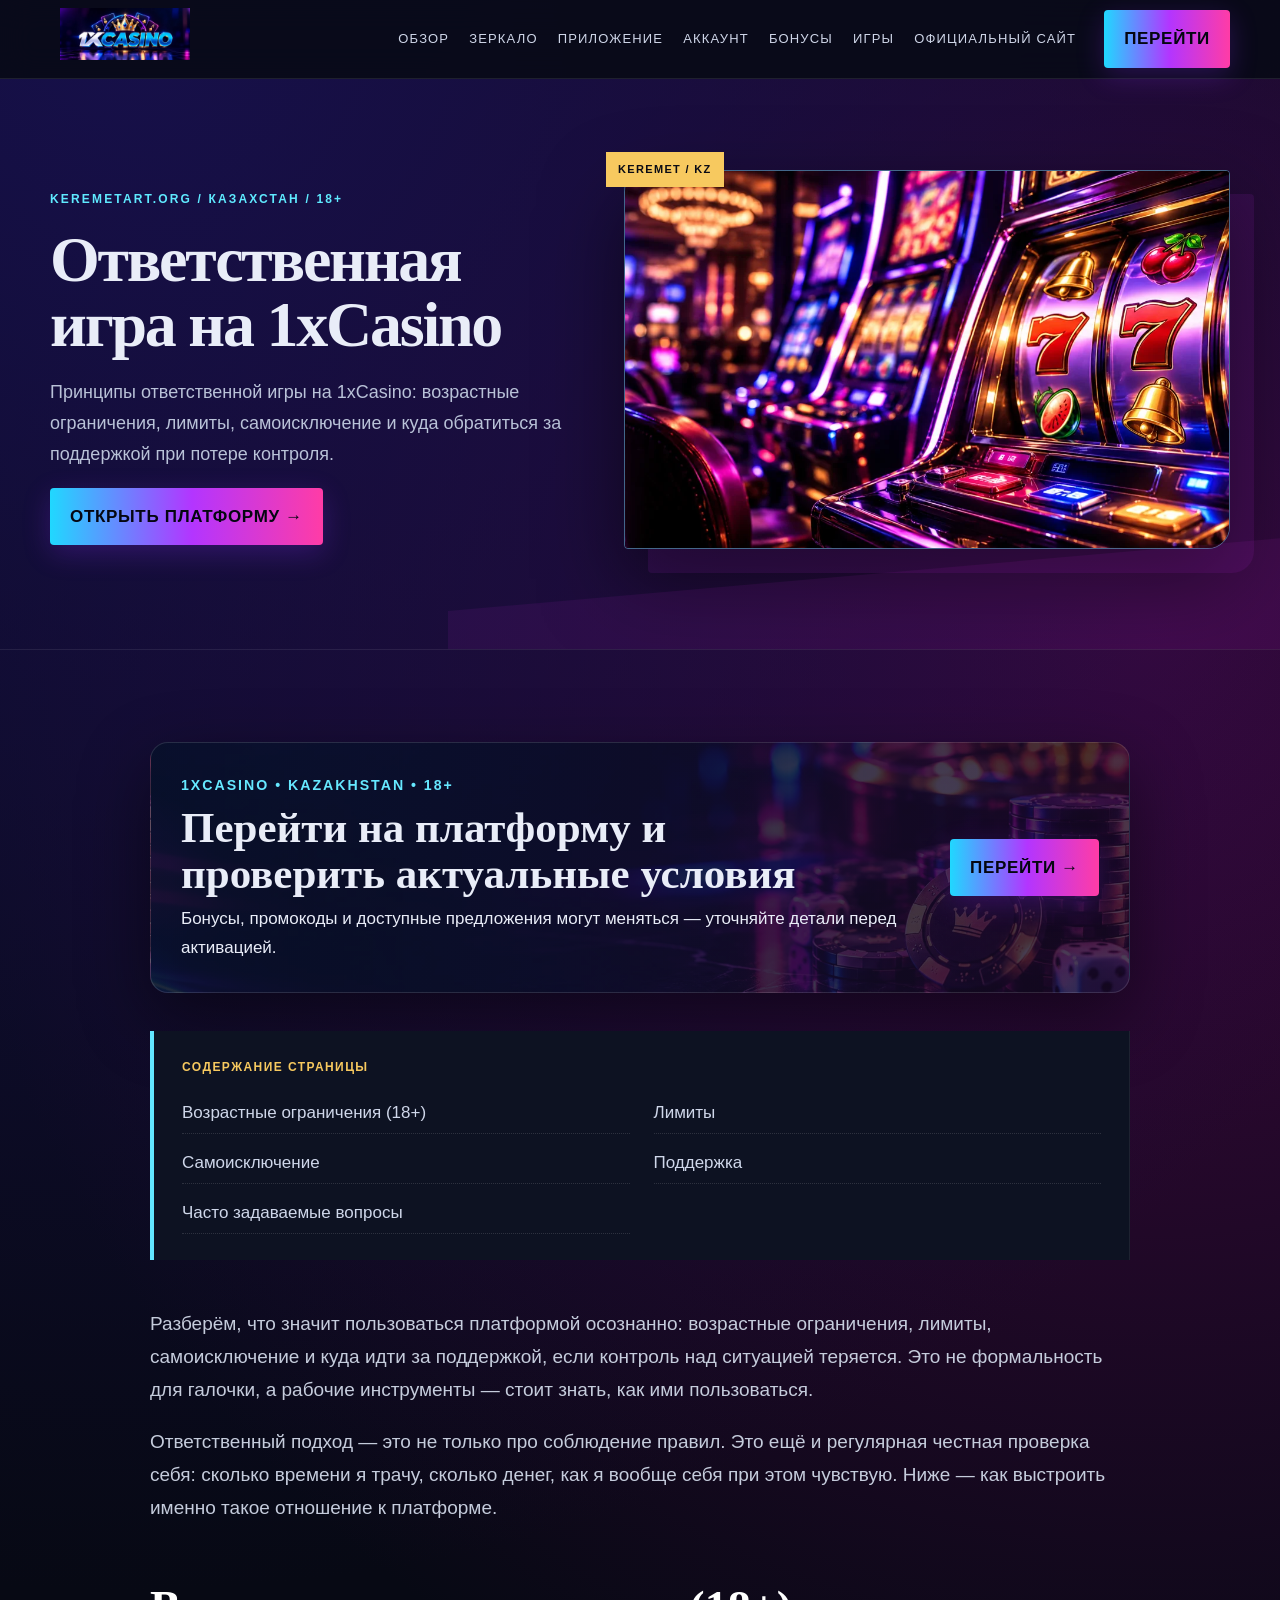
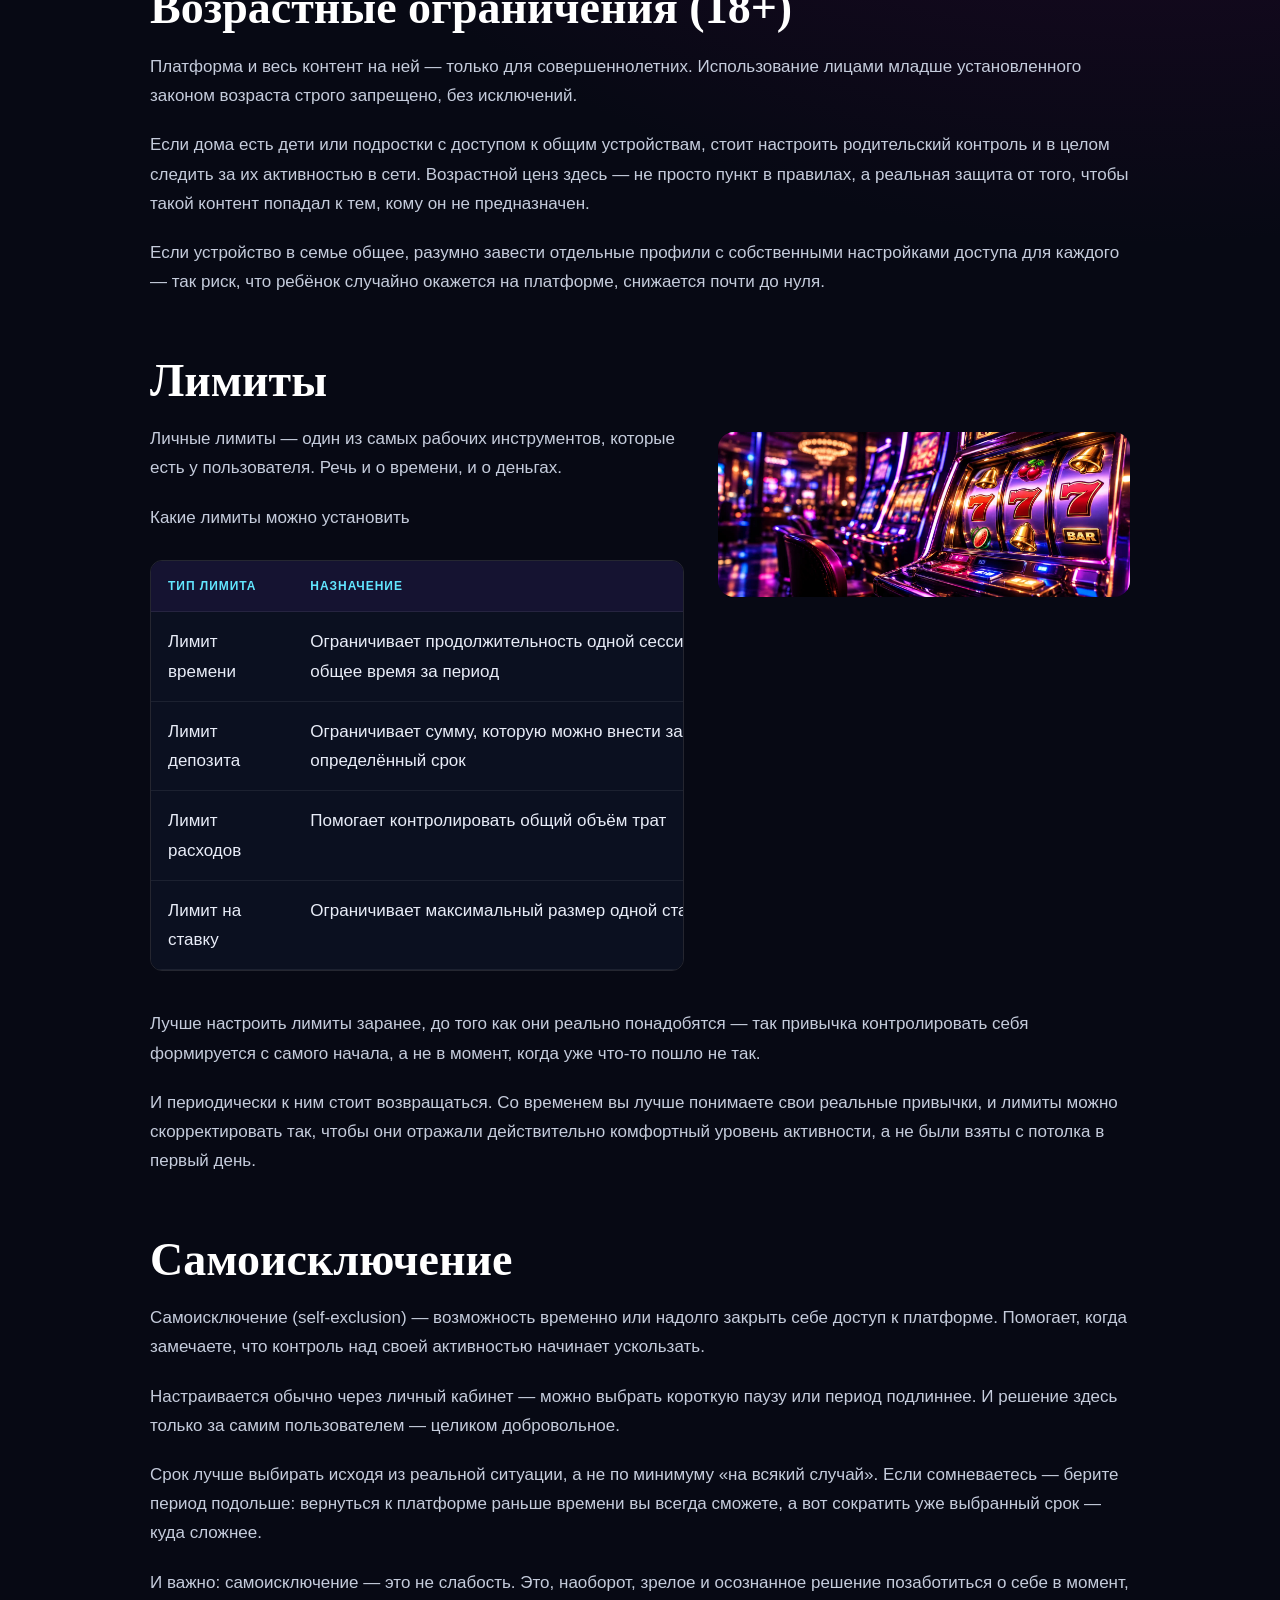
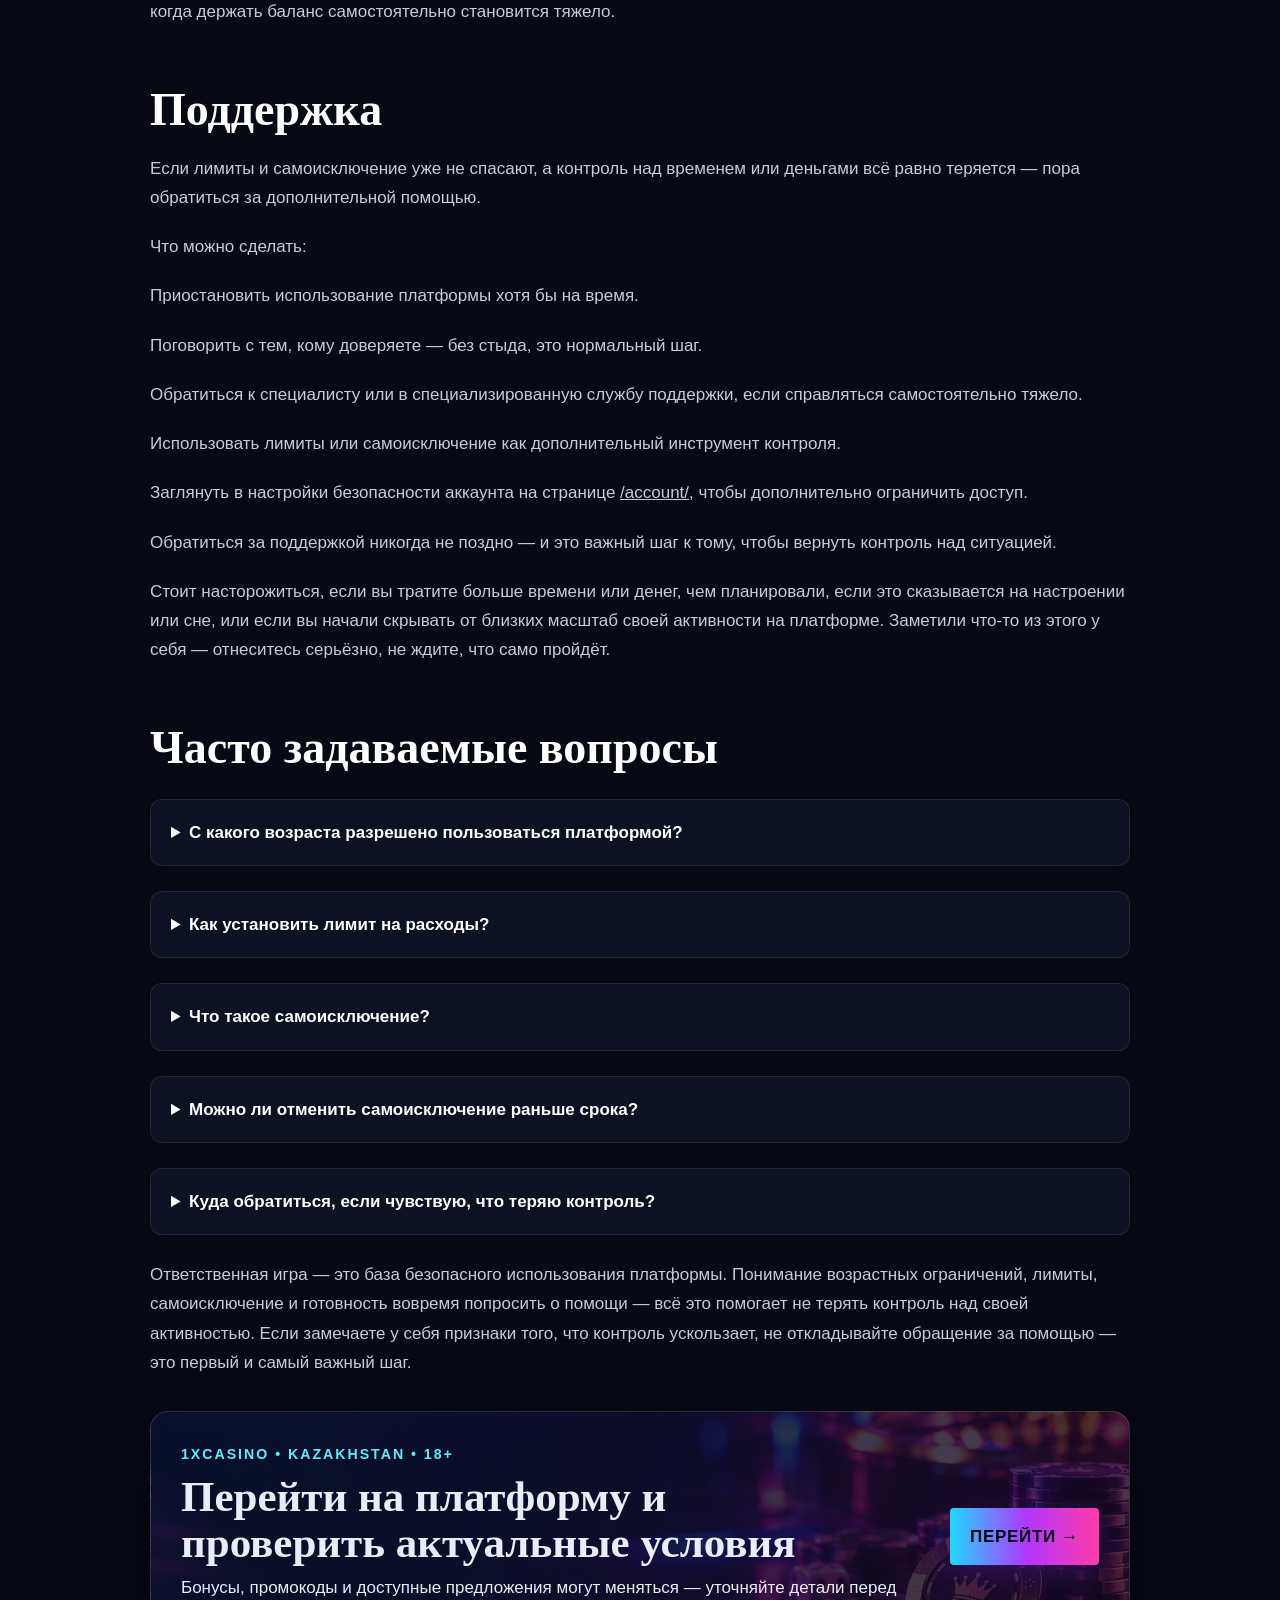
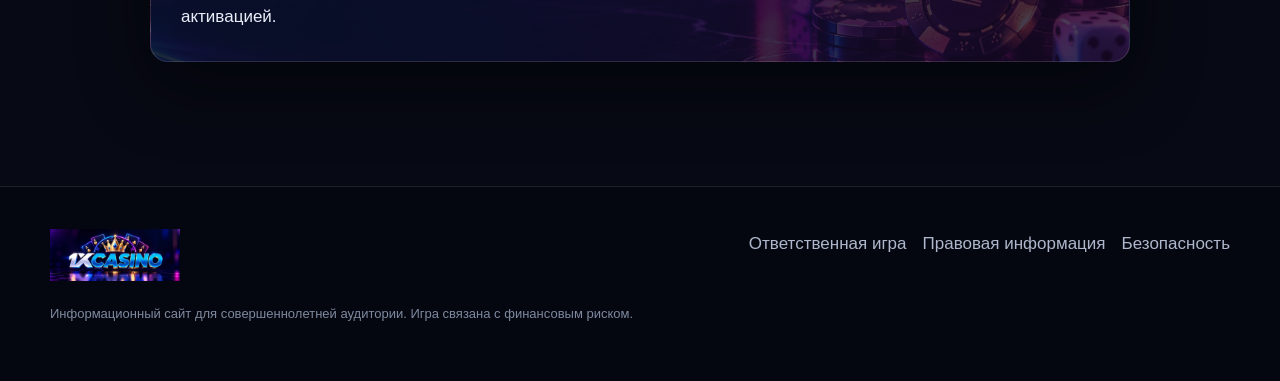
<file: responsible-gaming/index.html>
<!doctype html><html lang="ru-KZ"><head><meta charset="utf-8"><meta name="viewport" content="width=device-width,initial-scale=1"><title>Ответственная игра на 1xCasino — лимиты и самоисключение</title><meta name="description" content="Принципы ответственной игры на 1xCasino: возрастные ограничения, лимиты, самоисключение и куда обратиться за поддержкой при потере контроля."><link rel="canonical" href="https://keremetart.org/responsible-gaming/"><meta name="robots" content="index,follow"><meta property="og:title" content="Ответственная игра на 1xCasino — лимиты и самоисключение"><meta property="og:description" content="Принципы ответственной игры на 1xCasino: возрастные ограничения, лимиты, самоисключение и куда обратиться за поддержкой при потере контроля."><meta property="og:url" content="https://keremetart.org/responsible-gaming/"><meta property="og:type" content="website"><meta property="og:image" content="https://keremetart.org/assets/img/hero.webp"><meta name="twitter:card" content="summary_large_image"><meta name="google-site-verification" content="IQ1TjifK68rYl_b9Txz6n-5LlsHDukWk9YBaYmXzfK4" /><link rel="icon" href="/assets/img/favicon.webp"><link rel="stylesheet" href="/assets/css/site.css?v=1"></head><body><header class="topbar"><div class="wrap head"><a class="brand" href="/"><img src="/assets/img/logo.webp" alt="1xCasino"></a><nav class="nav"><a href="/">Обзор</a><a href="/mirror/">Зеркало</a><a href="/app/">Приложение</a><a href="/account/">Аккаунт</a><a href="/bonuses/">Бонусы</a><a href="/games/">Игры</a><a href="/official-site/">Официальный сайт</a></nav><nav class="mobile-menu"><a href="/">Обзор</a><a href="/mirror/">Зеркало</a><a href="/app/">Приложение</a><a href="/account/">Аккаунт</a><a href="/bonuses/">Бонусы</a></nav><a class="btn" href="/go/">Перейти</a></div></header><section class="hero"><div class="wrap hero-grid"><div><span class="kicker">KEREMETART.ORG / КАЗАХСТАН / 18+</span><h1>Ответственная игра на 1xCasino</h1><p>Принципы ответственной игры на 1xCasino: возрастные ограничения, лимиты, самоисключение и куда обратиться за поддержкой при потере контроля.</p><a class="btn" href="/go/">Открыть платформу →</a></div><div class="hero-media"><img src="/assets/img/slots.webp" alt="1xCasino Казахстан"></div></div></section><main class="main"><article class="content"><aside class="offer"><div><small>1XCASINO • KAZAKHSTAN • 18+</small><strong>Перейти на платформу и проверить актуальные условия</strong><span>Бонусы, промокоды и доступные предложения могут меняться — уточняйте детали перед активацией.</span></div><a class="btn" href="/go/">ПЕРЕЙТИ →</a></aside><nav class="toc"><b>Содержание страницы</b><div class="toc-links"><a href="#vozrastnye-ogranicenia-18">Возрастные ограничения (18+)</a><a href="#limity">Лимиты</a><a href="#samoisklucenie">Самоисключение</a><a href="#podderjka">Поддержка</a><a href="#casto-zadavaemye-voprosy">Часто задаваемые вопросы</a></div></nav><p class="lead">Разберём, что значит пользоваться платформой осознанно: возрастные ограничения, лимиты, самоисключение и куда идти за поддержкой, если контроль над ситуацией теряется. Это не формальность для галочки, а рабочие инструменты — стоит знать, как ими пользоваться.</p><p class="lead">Ответственный подход — это не только про соблюдение правил. Это ещё и регулярная честная проверка себя: сколько времени я трачу, сколько денег, как я вообще себя при этом чувствую. Ниже — как выстроить именно такое отношение к платформе.</p><h2 id="vozrastnye-ogranicenia-18">Возрастные ограничения (18+)</h2><p class="">Платформа и весь контент на ней — только для совершеннолетних. Использование лицами младше установленного законом возраста строго запрещено, без исключений.</p><p class="">Если дома есть дети или подростки с доступом к общим устройствам, стоит настроить родительский контроль и в целом следить за их активностью в сети. Возрастной ценз здесь — не просто пункт в правилах, а реальная защита от того, чтобы такой контент попадал к тем, кому он не предназначен.</p><p class="">Если устройство в семье общее, разумно завести отдельные профили с собственными настройками доступа для каждого — так риск, что ребёнок случайно окажется на платформе, снижается почти до нуля.</p><h2 id="limity">Лимиты</h2><figure class="section-img"><img src="/assets/img/slots.webp" alt="1xCasino Казахстан" loading="lazy"></figure><p class="">Личные лимиты — один из самых рабочих инструментов, которые есть у пользователя. Речь и о времени, и о деньгах.</p><p class="">Какие лимиты можно установить</p><div class="table-wrap"><table><thead><tr><th>Тип лимита</th><th>Назначение</th></tr></thead><tbody><tr><td>Лимит времени</td><td>Ограничивает продолжительность одной сессии или общее время за период</td></tr><tr><td>Лимит депозита</td><td>Ограничивает сумму, которую можно внести за определённый срок</td></tr><tr><td>Лимит расходов</td><td>Помогает контролировать общий объём трат</td></tr><tr><td>Лимит на ставку</td><td>Ограничивает максимальный размер одной ставки</td></tr></tbody></table></div><p class="">Лучше настроить лимиты заранее, до того как они реально понадобятся — так привычка контролировать себя формируется с самого начала, а не в момент, когда уже что-то пошло не так.</p><p class="">И периодически к ним стоит возвращаться. Со временем вы лучше понимаете свои реальные привычки, и лимиты можно скорректировать так, чтобы они отражали действительно комфортный уровень активности, а не были взяты с потолка в первый день.</p><h2 id="samoisklucenie">Самоисключение</h2><p class="">Самоисключение (self-exclusion) — возможность временно или надолго закрыть себе доступ к платформе. Помогает, когда замечаете, что контроль над своей активностью начинает ускользать.</p><p class="">Настраивается обычно через личный кабинет — можно выбрать короткую паузу или период подлиннее. И решение здесь только за самим пользователем — целиком добровольное.</p><p class="">Срок лучше выбирать исходя из реальной ситуации, а не по минимуму «на всякий случай». Если сомневаетесь — берите период подольше: вернуться к платформе раньше времени вы всегда сможете, а вот сократить уже выбранный срок — куда сложнее.</p><p class="">И важно: самоисключение — это не слабость. Это, наоборот, зрелое и осознанное решение позаботиться о себе в момент, когда держать баланс самостоятельно становится тяжело.</p><h2 id="podderjka">Поддержка</h2><p class="">Если лимиты и самоисключение уже не спасают, а контроль над временем или деньгами всё равно теряется — пора обратиться за дополнительной помощью.</p><p class="">Что можно сделать:</p><p class="">Приостановить использование платформы хотя бы на время.</p><p class="">Поговорить с тем, кому доверяете — без стыда, это нормальный шаг.</p><p class="">Обратиться к специалисту или в специализированную службу поддержки, если справляться самостоятельно тяжело.</p><p class="">Использовать лимиты или самоисключение как дополнительный инструмент контроля.</p><p class="">Заглянуть в настройки безопасности аккаунта на странице <a href="/account/">/account/</a>, чтобы дополнительно ограничить доступ.</p><p class="">Обратиться за поддержкой никогда не поздно — и это важный шаг к тому, чтобы вернуть контроль над ситуацией.</p><p class="">Стоит насторожиться, если вы тратите больше времени или денег, чем планировали, если это сказывается на настроении или сне, или если вы начали скрывать от близких масштаб своей активности на платформе. Заметили что-то из этого у себя — отнеситесь серьёзно, не ждите, что само пройдёт.</p><h2 id="casto-zadavaemye-voprosy">Часто задаваемые вопросы</h2><div class="faq"><details><summary>С какого возраста разрешено пользоваться платформой?</summary><p>Только с совершеннолетия — с возраста, установленного законом в конкретной стране.</p></details></div><div class="faq"><details><summary>Как установить лимит на расходы?</summary><p>Обычно через соответствующий раздел в настройках личного кабинета.</p></details></div><div class="faq"><details><summary>Что такое самоисключение?</summary><p>Инструмент, который позволяет по собственному желанию временно или надолго закрыть себе доступ к платформе.</p></details></div><div class="faq"><details><summary>Можно ли отменить самоисключение раньше срока?</summary><p>Зависит от выбранного периода и правил платформы — точнее уточняйте в личном кабинете или у поддержки.</p></details></div><div class="faq"><details><summary>Куда обратиться, если чувствую, что теряю контроль?</summary><p>Поговорить с близким человеком и, если нужно, обратиться к специалисту или в специализированную службу поддержки.</p></details></div><p class="">Ответственная игра — это база безопасного использования платформы. Понимание возрастных ограничений, лимиты, самоисключение и готовность вовремя попросить о помощи — всё это помогает не терять контроль над своей активностью. Если замечаете у себя признаки того, что контроль ускользает, не откладывайте обращение за помощью — это первый и самый важный шаг.</p><aside class="offer"><div><small>1XCASINO • KAZAKHSTAN • 18+</small><strong>Перейти на платформу и проверить актуальные условия</strong><span>Бонусы, промокоды и доступные предложения могут меняться — уточняйте детали перед активацией.</span></div><a class="btn" href="/go/">ПЕРЕЙТИ →</a></aside></article></main><footer class="footer"><div class="wrap foot"><div><img src="/assets/img/logo.webp" alt="1xCasino" style="width:130px"><p class="muted">Информационный сайт для совершеннолетней аудитории. Игра связана с финансовым риском.</p></div><div class="foot-links"><a href="/responsible-gaming/">Ответственная игра</a><a href="/legal/">Правовая информация</a><a href="/official-site/">Безопасность</a></div></div></footer><script src="/assets/js/site.js"></script></body></html>
</file>
<file: assets/css/site.css>
*{box-sizing:border-box}html{scroll-behavior:smooth}body{margin:0;background:#070914;color:#e9edf8;font-family:Arial,Helvetica,sans-serif;line-height:1.72;font-size:17px;background-image:radial-gradient(circle at 10% 0,#17104b 0,transparent 30%),radial-gradient(circle at 90% 12%,#3b073c 0,transparent 26%)}a{color:inherit}.wrap{width:min(1180px,calc(100% - 44px));margin:auto}.topbar{border-bottom:1px solid #ffffff17;background:#080a17e8;backdrop-filter:blur(16px);position:sticky;top:0;z-index:20}.head{min-height:78px;display:flex;align-items:center;gap:28px}.brand img{width:150px;max-height:52px;object-fit:contain}.nav{display:flex;gap:20px;align-items:center;margin-left:auto}.nav a{text-decoration:none;font-size:13px;text-transform:uppercase;letter-spacing:.09em;color:#cfd6e8}.nav a:hover{color:#62e6ff}.btn{display:inline-flex;align-items:center;justify-content:center;text-decoration:none;font-weight:900;text-transform:uppercase;letter-spacing:.04em;border-radius:4px;padding:14px 20px;background:linear-gradient(90deg,#20d8ff,#b335ff 52%,#ff3ca6);color:#050611;box-shadow:0 8px 28px #8d2cff3d}.hero{position:relative;overflow:hidden;border-bottom:1px solid #ffffff14}.hero:after{content:'';position:absolute;inset:auto -10% -70px 35%;height:150px;background:#e92cff12;transform:skewY(-5deg)}.hero-grid{min-height:570px;display:grid;grid-template-columns:.92fr 1.08fr;gap:58px;align-items:center;padding:68px 0}.kicker{color:#5feaff;font-size:12px;font-weight:800;letter-spacing:.18em;text-transform:uppercase}.hero h1{font-family:Georgia,'Times New Roman',serif;font-size:clamp(42px,5vw,70px);line-height:1.02;margin:15px 0 20px;letter-spacing:-.035em}.hero p{color:#b9c2d8;font-size:18px;max-width:610px}.hero-media{position:relative}.hero-media img{width:100%;aspect-ratio:16/10;object-fit:cover;border-radius:22px 4px 22px 4px;border:1px solid #7eefff66;box-shadow:24px 24px 0 #d52cff17,0 30px 80px #0008}.hero-media:before{content:'KEREMET / KZ';position:absolute;z-index:2;left:-18px;top:-18px;background:#f7c95f;color:#0a0b14;padding:8px 12px;font-weight:900;font-size:11px;letter-spacing:.12em}.main{padding:58px 0 90px}.content{width:min(980px,calc(100% - 44px));margin:auto}.lead{font-size:19px;color:#c9d1e4}.offer{margin:34px 0;padding:30px;min-height:230px;border:1px solid #ffffff20;border-radius:18px;background:linear-gradient(90deg,#071127e8,#190927c7),url('/assets/img/cta.webp') center/cover;display:grid;grid-template-columns:1fr auto;gap:24px;align-items:center;box-shadow:0 24px 70px #0007}.offer small{display:block;color:#66e8ff;font-weight:800;letter-spacing:.14em}.offer strong{display:block;font:700 clamp(27px,4vw,43px)/1.05 Georgia,serif;max-width:620px;margin:8px 0}.toc{margin:38px 0 48px;padding:26px 28px;background:#0d1222;border-left:4px solid #62e6ff;border-right:1px solid #ffffff12}.toc b{display:block;margin-bottom:14px;color:#f7c95f;text-transform:uppercase;letter-spacing:.12em;font-size:12px}.toc-links{display:grid;grid-template-columns:1fr 1fr;gap:8px 24px}.toc a{color:#cfd7ea;text-decoration:none;border-bottom:1px dotted #ffffff22;padding:6px 0}.content h2{font:700 clamp(31px,4vw,46px)/1.12 Georgia,serif;margin:58px 0 18px;color:#fff;scroll-margin-top:105px}.content h3{font-size:23px;margin-top:34px}.content p{color:#c5ccdc;margin:0 0 20px}.content ul,.content ol{color:#c5ccdc;padding-left:24px}.table-wrap{overflow:auto;margin:28px 0 38px;border:1px solid #ffffff1f;border-radius:12px}table{width:100%;border-collapse:collapse;min-width:620px;background:#0b1020}th,td{padding:15px 17px;text-align:left;border-bottom:1px solid #ffffff12;vertical-align:top}th{background:#151331;color:#62e6ff;text-transform:uppercase;font-size:12px;letter-spacing:.08em}.editorial{margin:42px 0}.editorial img{width:100%;max-height:520px;object-fit:cover;border-radius:18px;border:1px solid #ffffff1f}.faq{display:grid;gap:12px;margin:25px 0}.faq details{background:#0d1222;border:1px solid #ffffff16;border-radius:12px;padding:18px 20px}.faq summary{cursor:pointer;font-weight:800;color:#fff}.faq p{margin:12px 0 0}.footer{border-top:1px solid #ffffff18;padding:42px 0;background:#050710}.foot{display:grid;grid-template-columns:1fr auto;gap:30px}.foot-links{display:flex;flex-wrap:wrap;gap:16px}.foot a{color:#aeb7cb;text-decoration:none}.muted{color:#7e899f;font-size:13px}.mobile-menu{display:none}.section-img{float:right;width:42%;margin:8px 0 26px 34px}.section-img img{width:100%;border-radius:16px;display:block}@media(max-width:900px){.nav{display:none}.mobile-menu{display:flex;margin-left:auto;gap:12px;flex-wrap:wrap}.mobile-menu a{font-size:12px;text-decoration:none;color:#dbe3f5}.head>.btn{display:none}.hero-grid{grid-template-columns:1fr;min-height:auto;padding:48px 0}.hero h1{font-size:clamp(39px,9vw,58px)}.hero-media{order:-1}.hero-media img{aspect-ratio:16/9}.offer{grid-template-columns:1fr}.toc-links{grid-template-columns:1fr}.section-img{float:none;width:100%;margin:30px 0}.foot{grid-template-columns:1fr}}@media(max-width:560px){.wrap,.content{width:min(100% - 28px,1180px)}.head{min-height:70px}.brand img{width:118px}.mobile-menu a:nth-child(n+4){display:none}.hero-grid{gap:30px}.hero-media:before{left:8px;top:8px}.main{padding-top:38px}.offer{padding:22px;min-height:260px}.offer strong{font-size:30px}.content h2{font-size:34px}.toc{padding:20px}.btn{width:100%}body{font-size:16px}}
</file>
